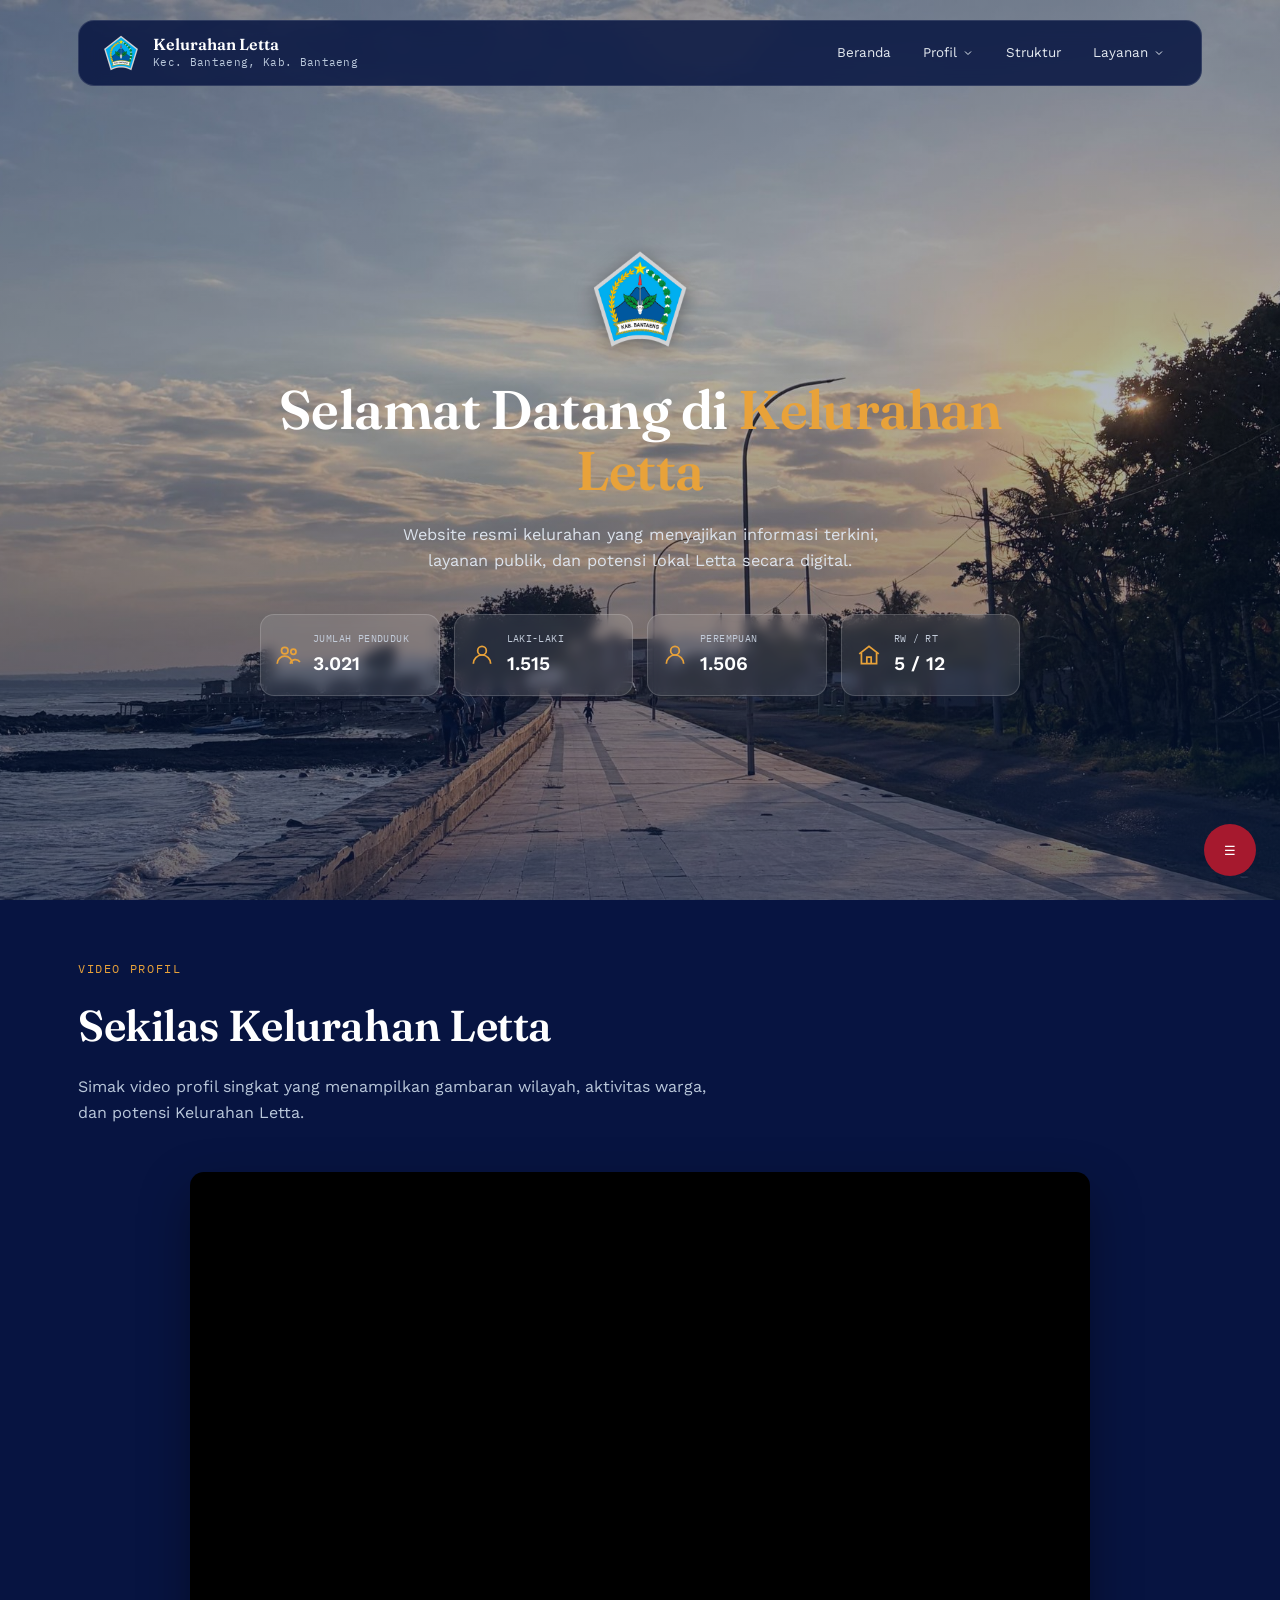
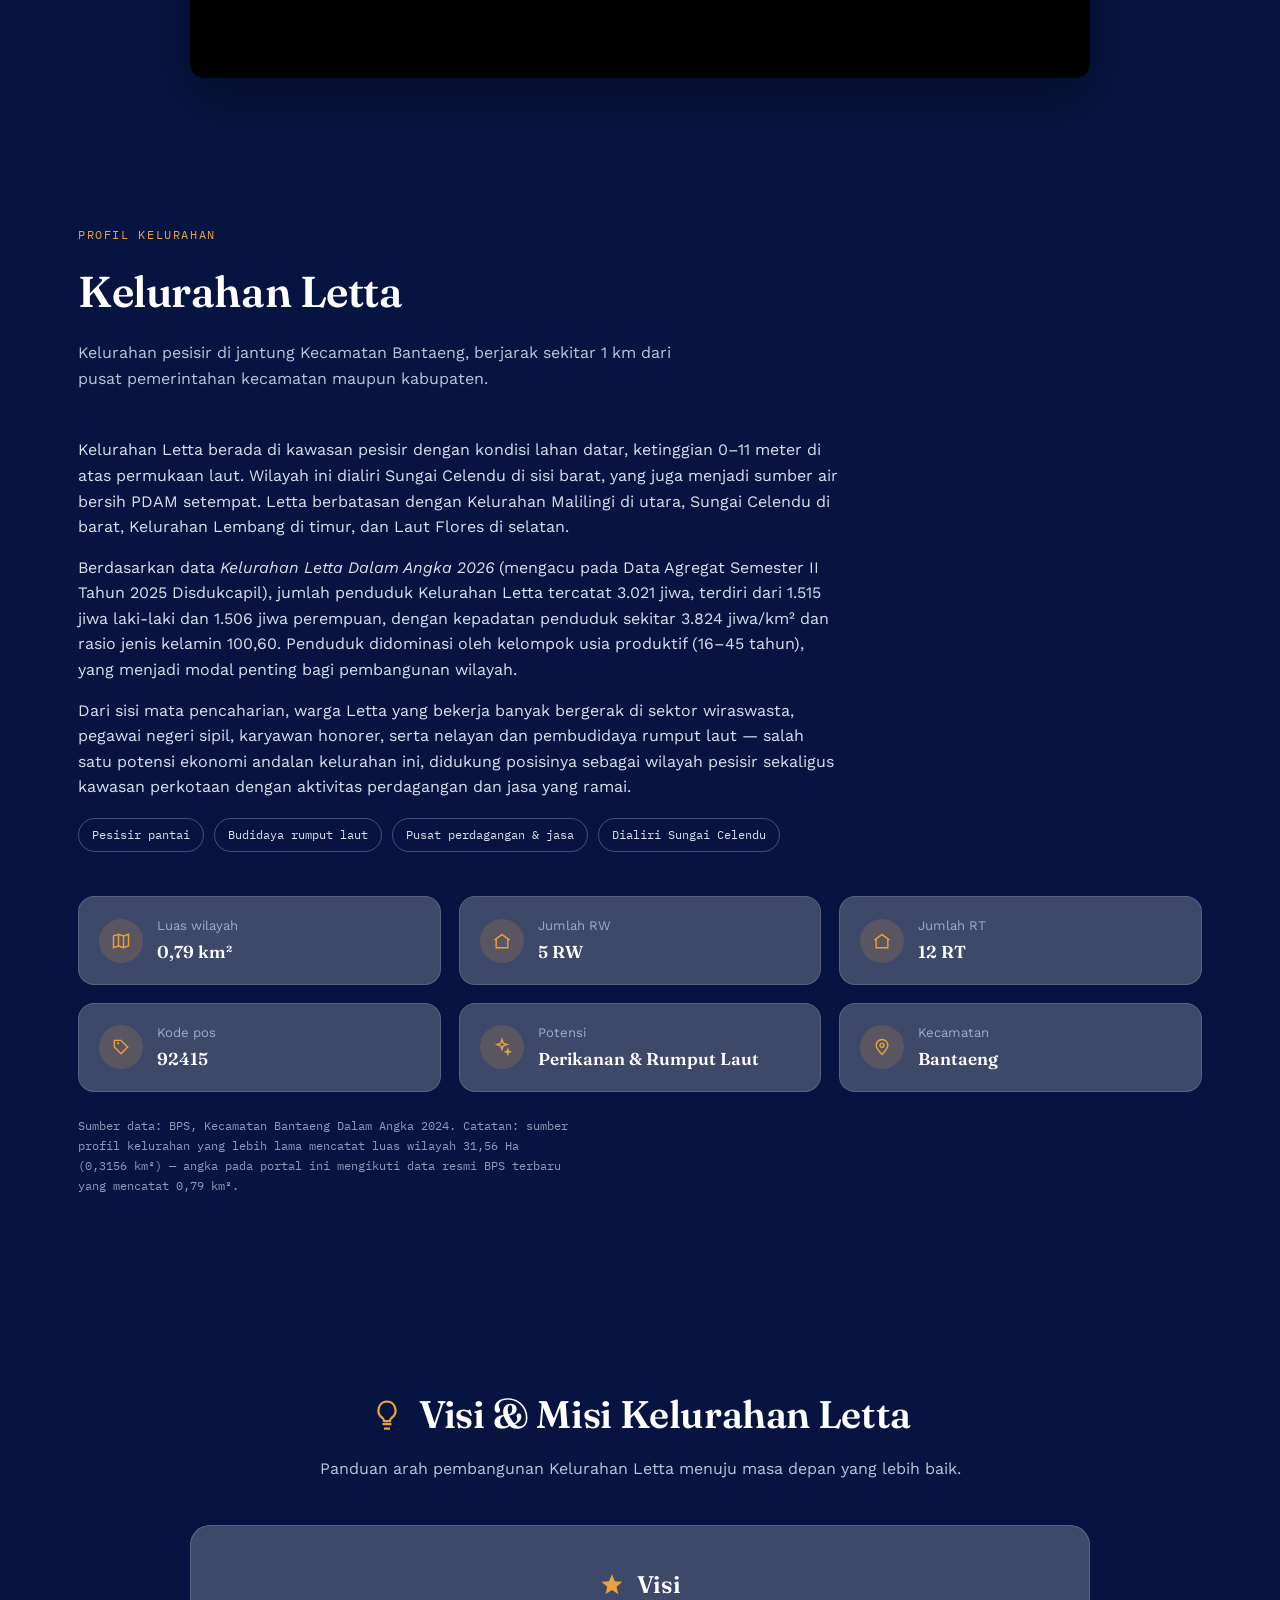
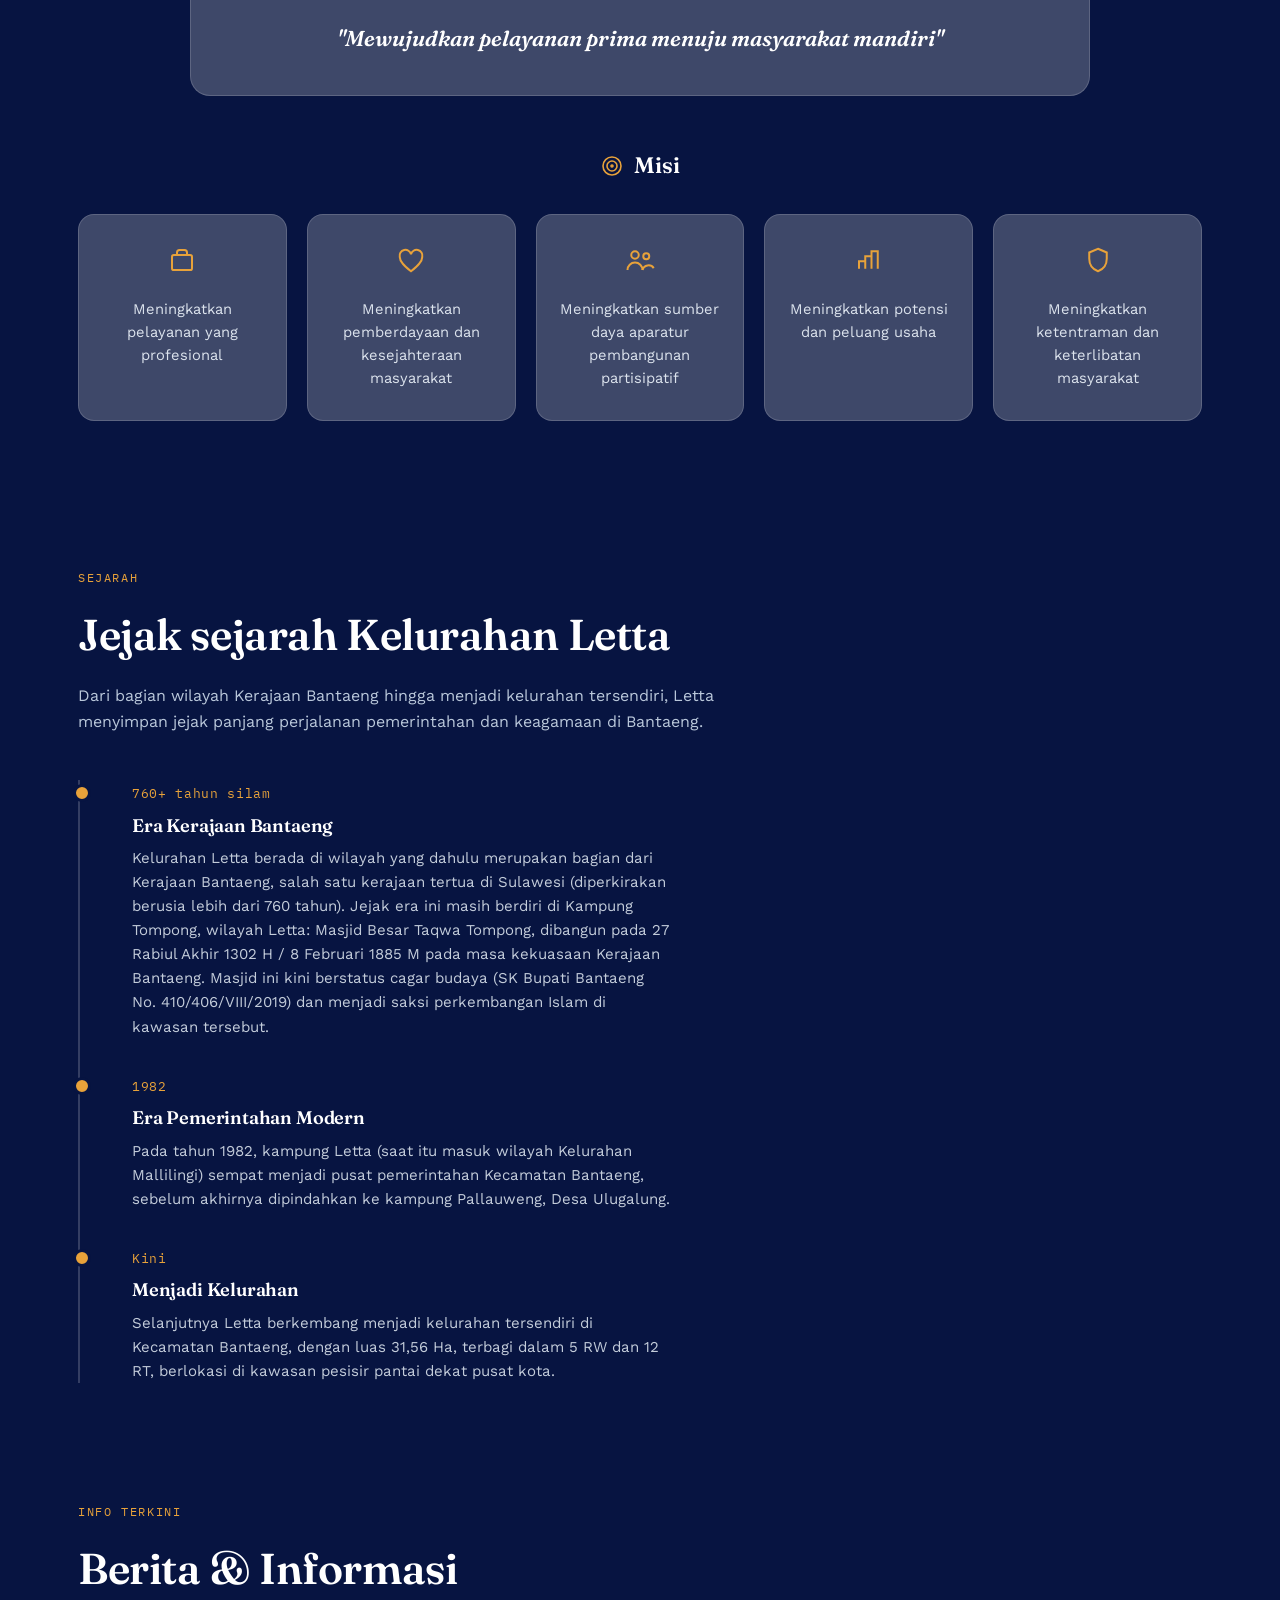
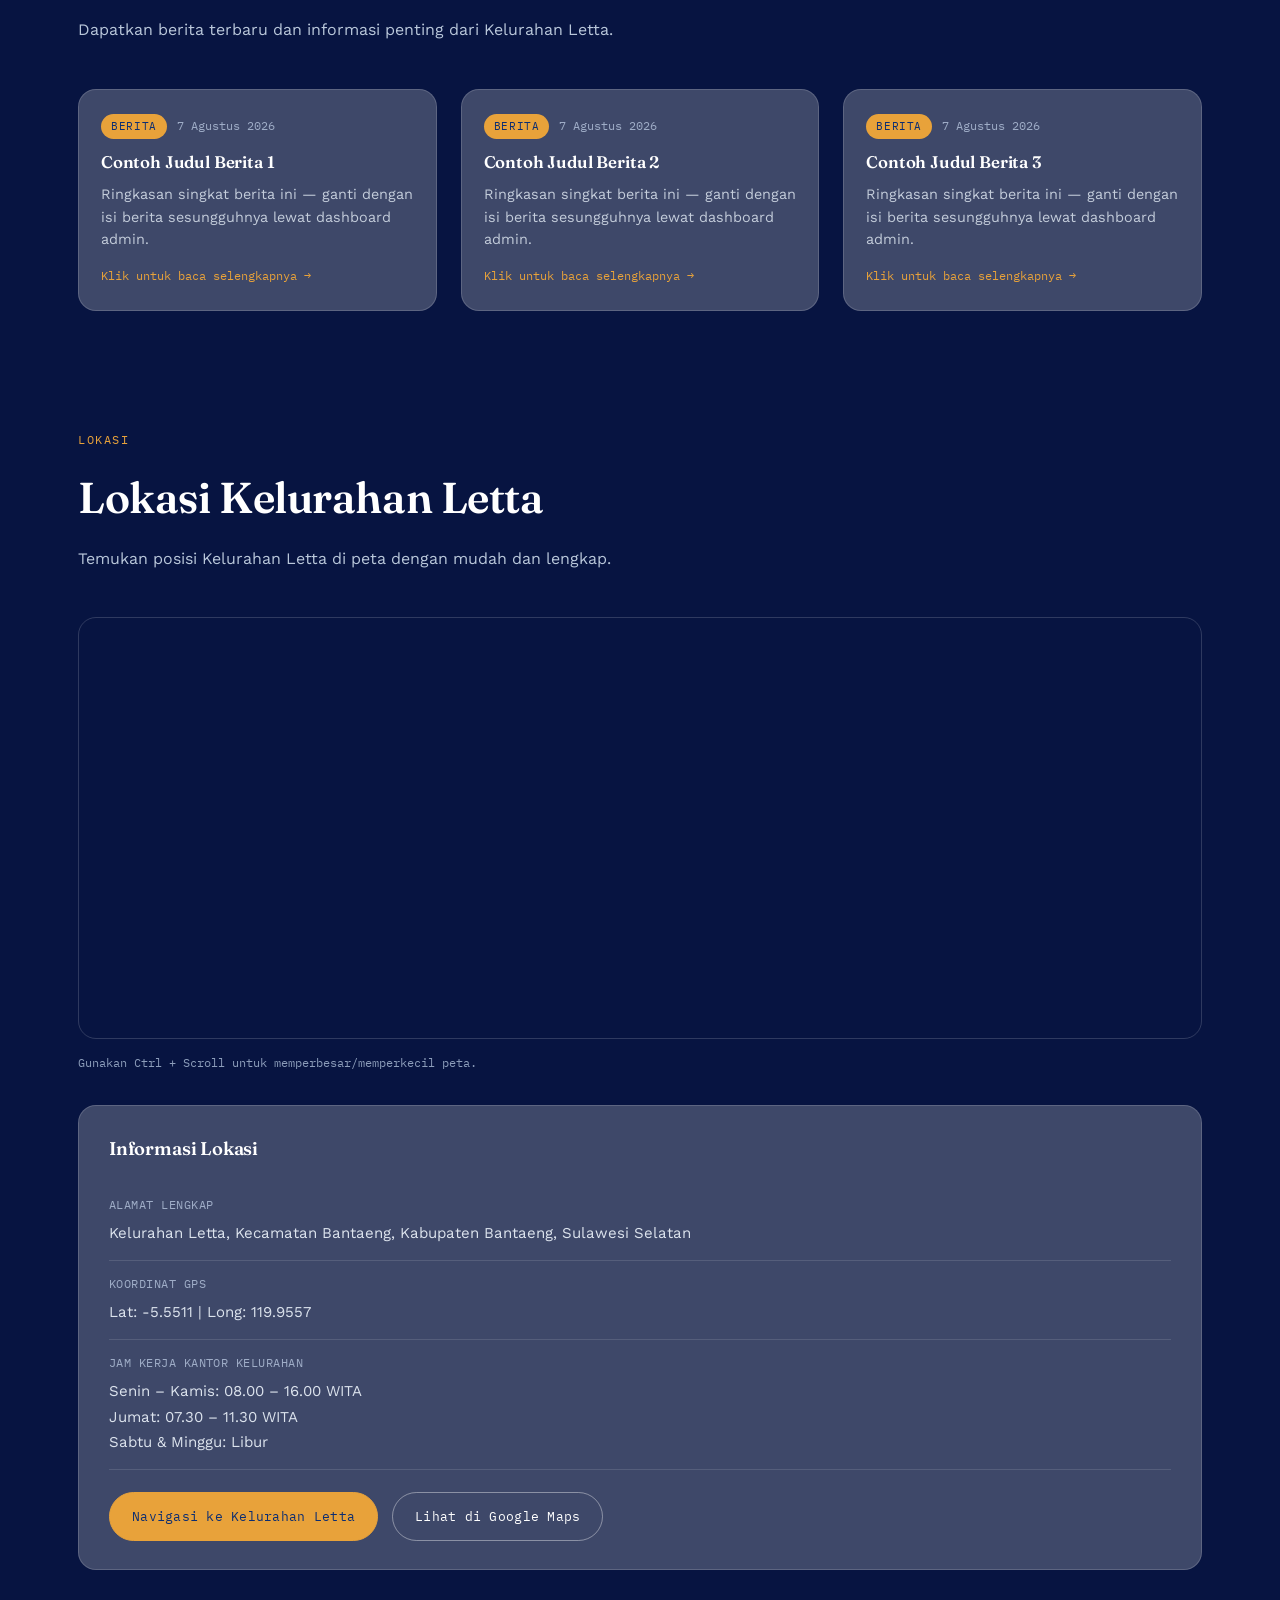
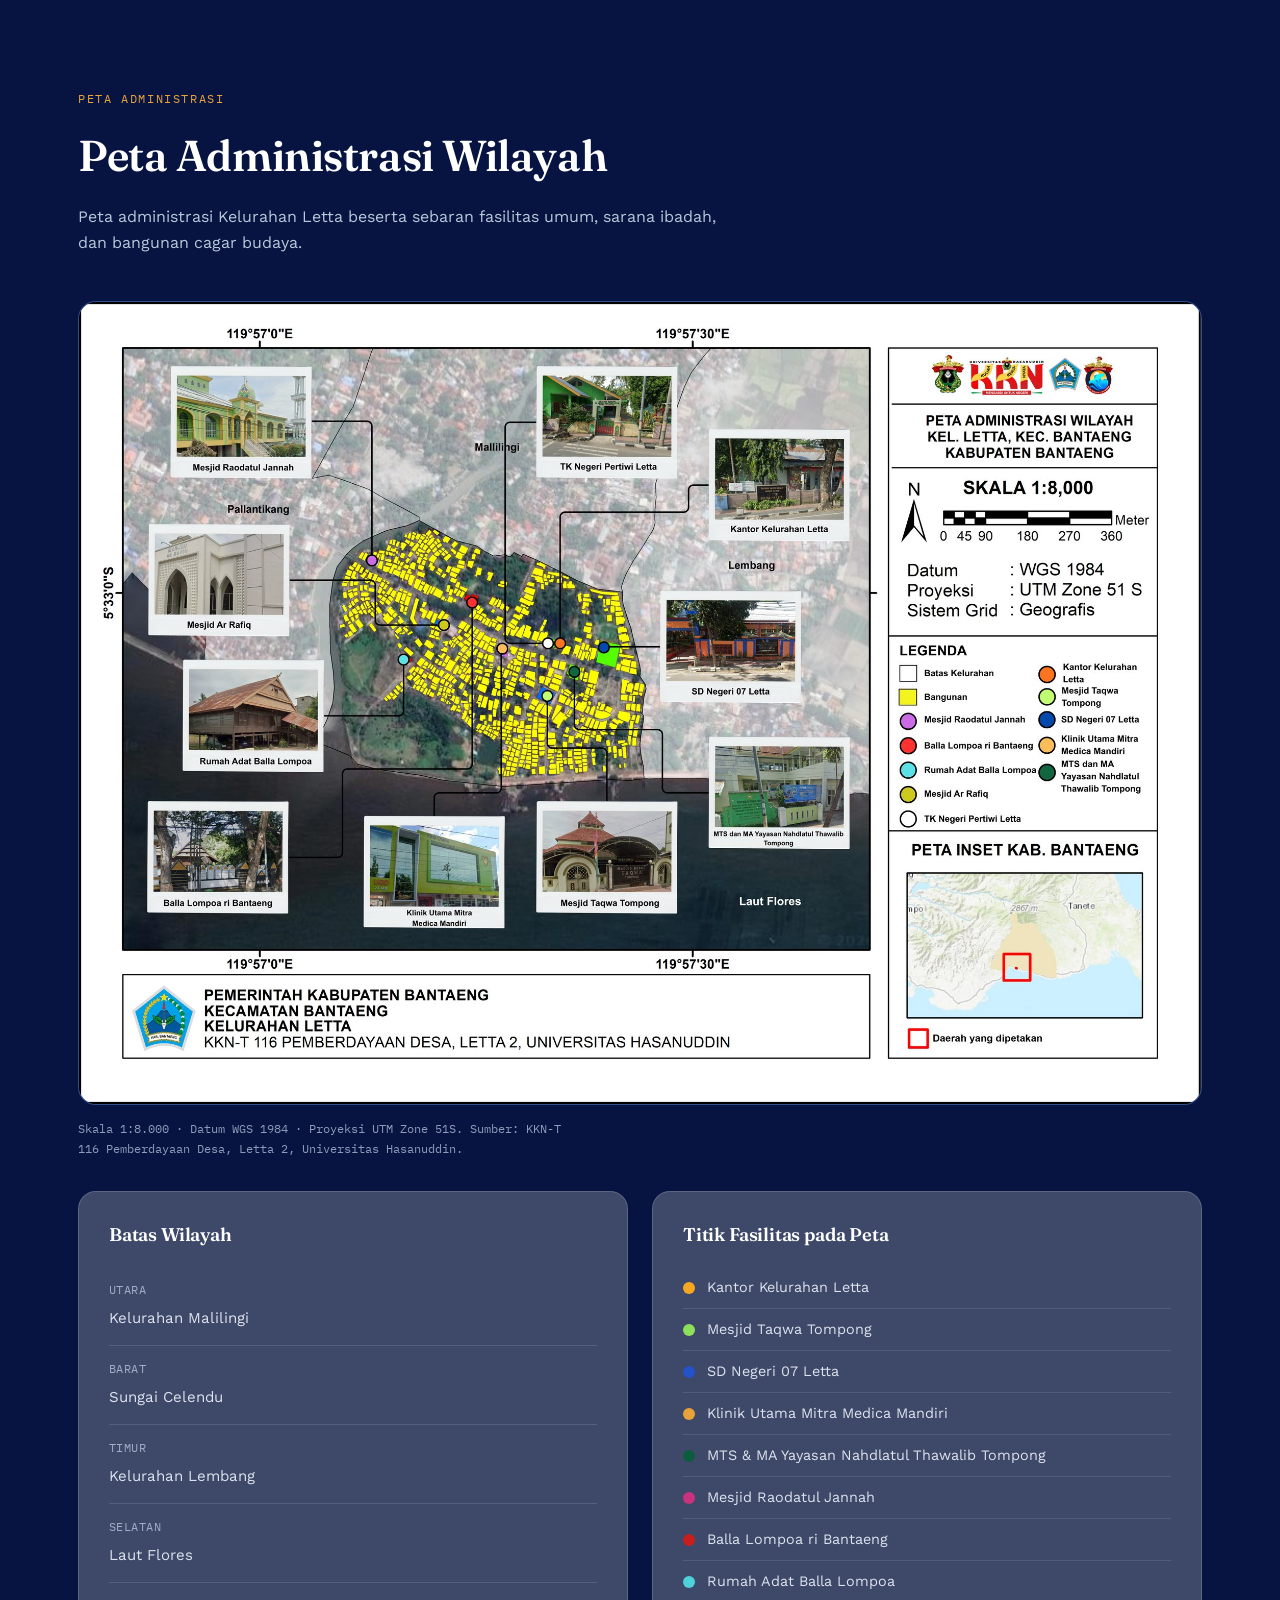
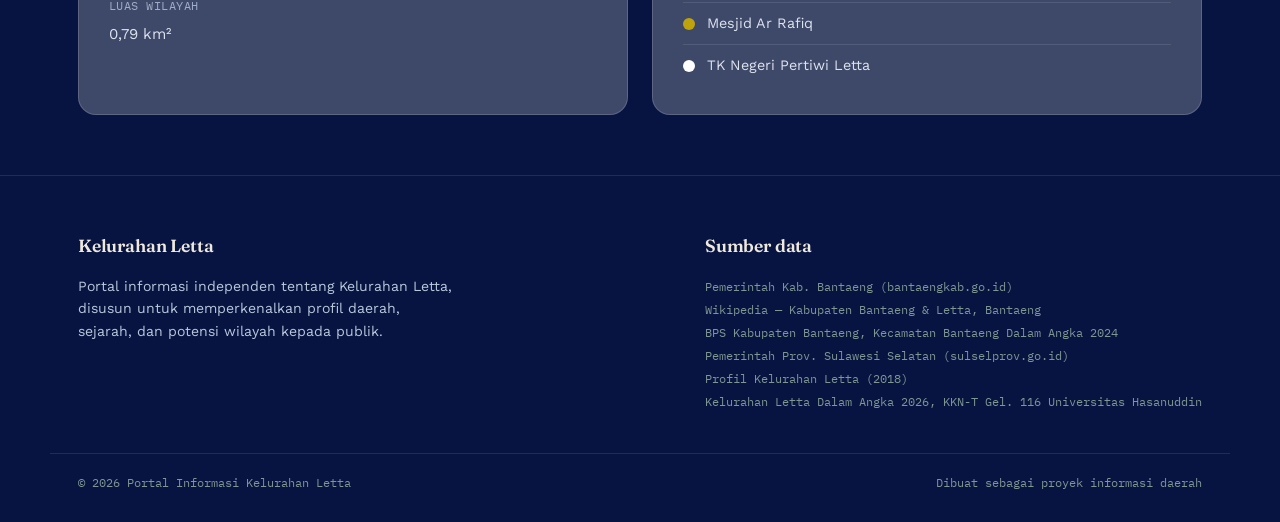
<file: index.html>
<!DOCTYPE html>
<html lang="id">
<head>
<meta charset="UTF-8">
<meta name="viewport" content="width=device-width, initial-scale=1.0">
<title>Kelurahan Letta — Portal Informasi Resmi</title>
<link rel="preconnect" href="https://fonts.googleapis.com">
<link href="https://fonts.googleapis.com/css2?family=Fraunces:opsz,wght@9..144,300;9..144,500;9..144,600;9..144,700&family=Work+Sans:wght@400;500;600&family=IBM+Plex+Mono:wght@400;500&display=swap" rel="stylesheet">
<link rel="stylesheet" href="assets/styles.css">
<script src="https://identity.netlify.com/v1/netlify-identity-widget.js"></script>
</head>
<body>

<header class="nav-v2">
  <div class="nav-v2-inner">
    <div class="nav-v2-pill">
      <div class="brand-v2">
        <div class="badge-circle"><img src="images/logo/logo-bantaeng.png" width="40" height="40" alt="Logo Kabupaten Bantaeng"></div>
        <div>
          <div class="brand-v2-title">Kelurahan Letta</div>
          <div class="brand-v2-sub">Kec. Bantaeng, Kab. Bantaeng</div>
        </div>
      </div>
      <button class="nav-v2-toggle" id="navToggleV2" aria-label="Buka menu">☰</button>
      <nav class="nav-v2-links" id="navLinksV2">
        <a href="index.html#beranda">Beranda</a>
        <div class="nav-dropdown">
          <a href="index.html#letta" class="nav-dropdown-trigger">Profil
            <svg width="12" height="12" viewBox="0 0 24 24" fill="none" stroke="currentColor" stroke-width="2"><path d="M6,9 L12,15 L18,9"/></svg>
          </a>
          <div class="nav-dropdown-menu">
            <div class="nav-dropdown-menu-inner">
              <a href="index.html#letta">Profil Kelurahan</a>
              <a href="index.html#visimisi">Visi &amp; Misi</a>
              <a href="index.html#sejarah">Sejarah</a>
              <a href="index.html#berita">Info Terkini</a>
              <a href="index.html#peta">Peta</a>
              <a href="index.html#peta-administrasi">Peta Administrasi</a>
              <a href="data-kelurahan.html">Data Kelurahan</a>
            </div>
          </div>
        </div>
        <a href="struktur.html">Struktur</a>
        <div class="nav-dropdown">
          <a href="layanan.html" class="nav-dropdown-trigger">Layanan
            <svg width="12" height="12" viewBox="0 0 24 24" fill="none" stroke="currentColor" stroke-width="2"><path d="M6,9 L12,15 L18,9"/></svg>
          </a>
          <div class="nav-dropdown-menu">
            <div class="nav-dropdown-menu-inner">
              <a href="layanan.html">Alur Pelayanan</a>
              <a href="pengaduan.html">Pengaduan</a>
            </div>
          </div>
        </div>
      </nav>
    </div>
  </div>
</header>

<section class="hero-v2" id="beranda">
  <div class="hero-v2-bg hero-v2-photo" aria-hidden="true"></div>
  <div class="hero-v2-overlay"></div>
  <div class="hero-v2-content">
    <div class="hero-v2-crest"><img src="images/logo/logo-bantaeng.png" width="110" height="110" alt="Logo Kabupaten Bantaeng"></div>
    <h1>Selamat Datang di <span class="accent">Kelurahan Letta</span></h1>
    <p>Website resmi kelurahan yang menyajikan informasi terkini, layanan publik, dan potensi lokal Letta secara digital.</p>
    <div class="hero-v2-stats">
      <div class="stat-card-v2">
        <svg width="26" height="26" viewBox="0 0 24 24" fill="none" stroke="currentColor" stroke-width="1.6"><circle cx="9" cy="8" r="3"/><circle cx="17" cy="9" r="2.4"/><path d="M2,20 a7,7 0 0 1 14,0"/><path d="M14,20 a5,5 0 0 1 9,-1.5"/></svg>
        <div><div class="label">Jumlah penduduk</div><div class="value">3.021</div></div>
      </div>
      <div class="stat-card-v2">
        <svg width="26" height="26" viewBox="0 0 24 24" fill="none" stroke="currentColor" stroke-width="1.6"><circle cx="12" cy="8" r="4"/><path d="M4,20 a8,8 0 0 1 16,0"/></svg>
        <div><div class="label">Laki-laki</div><div class="value">1.515</div></div>
      </div>
      <div class="stat-card-v2">
        <svg width="26" height="26" viewBox="0 0 24 24" fill="none" stroke="currentColor" stroke-width="1.6"><circle cx="12" cy="8" r="4"/><path d="M4,20 a8,8 0 0 1 16,0"/></svg>
        <div><div class="label">Perempuan</div><div class="value">1.506</div></div>
      </div>
      <div class="stat-card-v2">
        <svg width="26" height="26" viewBox="0 0 24 24" fill="none" stroke="currentColor" stroke-width="1.6"><path d="M3,11 L12,4 L21,11"/><path d="M5,10 V20 H19 V10"/><path d="M10,20 V14 H14 V20"/></svg>
        <div><div class="label">RW / RT</div><div class="value">5 / 12</div></div>
      </div>
    </div>
  </div>
  <div class="hero-v2-float-right fab-wrap">
    <div class="fab-popup" id="fabPopup">
      <a href="admin/index.html">🔑 Dashboard Admin</a>
      <button type="button" id="fabScrollTop">⬆️ Kembali ke atas</button>
    </div>
    <button class="fab-menu" id="fabMenuBtn" aria-label="Menu cepat">☰</button>
  </div>
</section>

<section id="video-profil" class="tight video-profil-navy">
  <div class="wrap">
    <div class="section-head">
      <span class="eyebrow">Video Profil</span>
      <h2>Sekilas Kelurahan Letta</h2>
      <p>Simak video profil singkat yang menampilkan gambaran wilayah, aktivitas warga, dan potensi Kelurahan Letta.</p>
    </div>
    <div class="video-profil-wrap">
      <iframe src="https://drive.google.com/file/d/1kV_a56-jasc0XGUi9sJtHwaE6owdR-KO/preview" width="100%" height="480" style="display:block;border:0;" allow="autoplay" allowfullscreen></iframe>
    </div>
  </div>
</section>

<section id="letta" class="letta">
  <div class="wrap">
    <div class="section-head">
      <span class="eyebrow">Profil Kelurahan</span>
      <h2>Kelurahan Letta</h2>
      <p>Kelurahan pesisir di jantung Kecamatan Bantaeng, berjarak sekitar 1 km dari pusat pemerintahan kecamatan maupun kabupaten.</p>
    </div>
    <div class="letta-grid">
      <div class="letta-copy">
        <p>Kelurahan Letta berada di kawasan pesisir dengan kondisi lahan datar, ketinggian 0–11 meter di atas permukaan laut. Wilayah ini dialiri Sungai Celendu di sisi barat, yang juga menjadi sumber air bersih PDAM setempat. Letta berbatasan dengan Kelurahan Malilingi di utara, Sungai Celendu di barat, Kelurahan Lembang di timur, dan Laut Flores di selatan.</p>
        <p>Berdasarkan data <em>Kelurahan Letta Dalam Angka 2026</em> (mengacu pada Data Agregat Semester II Tahun 2025 Disdukcapil), jumlah penduduk Kelurahan Letta tercatat 3.021 jiwa, terdiri dari 1.515 jiwa laki-laki dan 1.506 jiwa perempuan, dengan kepadatan penduduk sekitar 3.824 jiwa/km² dan rasio jenis kelamin 100,60. Penduduk didominasi oleh kelompok usia produktif (16–45 tahun), yang menjadi modal penting bagi pembangunan wilayah.</p>
        <p>Dari sisi mata pencaharian, warga Letta yang bekerja banyak bergerak di sektor wiraswasta, pegawai negeri sipil, karyawan honorer, serta nelayan dan pembudidaya rumput laut — salah satu potensi ekonomi andalan kelurahan ini, didukung posisinya sebagai wilayah pesisir sekaligus kawasan perkotaan dengan aktivitas perdagangan dan jasa yang ramai.</p>
        <div class="badge-row">
          <span class="badge">Pesisir pantai</span>
          <span class="badge">Budidaya rumput laut</span>
          <span class="badge">Pusat perdagangan &amp; jasa</span>
          <span class="badge">Dialiri Sungai Celendu</span>
        </div>
      </div>
    </div>

    <div class="quickfact-grid">
      <div class="quickfact-card">
        <div class="quickfact-icon"><svg width="20" height="20" viewBox="0 0 24 24" fill="none" stroke="currentColor" stroke-width="1.7"><path d="M9,4 L3,6 V20 L9,18 L15,20 L21,18 V4 L15,6 L9,4 Z"/><path d="M9,4 V18 M15,6 V20"/></svg></div>
        <div><div class="label">Luas wilayah</div><div class="value">0,79 km²</div></div>
      </div>
      <div class="quickfact-card">
        <div class="quickfact-icon"><svg width="20" height="20" viewBox="0 0 24 24" fill="none" stroke="currentColor" stroke-width="1.7"><path d="M3,11 L12,4 L21,11"/><path d="M5,10 V20 H19 V10"/></svg></div>
        <div><div class="label">Jumlah RW</div><div class="value">5 RW</div></div>
      </div>
      <div class="quickfact-card">
        <div class="quickfact-icon"><svg width="20" height="20" viewBox="0 0 24 24" fill="none" stroke="currentColor" stroke-width="1.7"><path d="M3,11 L12,4 L21,11"/><path d="M5,10 V20 H19 V10"/></svg></div>
        <div><div class="label">Jumlah RT</div><div class="value">12 RT</div></div>
      </div>
      <div class="quickfact-card">
        <div class="quickfact-icon"><svg width="20" height="20" viewBox="0 0 24 24" fill="none" stroke="currentColor" stroke-width="1.7"><path d="M20,12 L12,20 L4,12 V4 H12 Z"/><circle cx="8.5" cy="7.5" r="1.3" fill="currentColor" stroke="none"/></svg></div>
        <div><div class="label">Kode pos</div><div class="value">92415</div></div>
      </div>
      <div class="quickfact-card">
        <div class="quickfact-icon"><svg width="20" height="20" viewBox="0 0 24 24" fill="none" stroke="currentColor" stroke-width="1.7"><path d="M12,3 l1.5,4.5 L18,9 l-4.5,1.5 L12,15 l-1.5,-4.5 L6,9 l4.5,-1.5 Z"/><path d="M19,15 l0.7,2 2,0.7 -2,0.7 -0.7,2 -0.7,-2 -2,-0.7 2,-0.7 Z"/></svg></div>
        <div><div class="label">Potensi</div><div class="value">Perikanan &amp; Rumput Laut</div></div>
      </div>
      <div class="quickfact-card">
        <div class="quickfact-icon"><svg width="20" height="20" viewBox="0 0 24 24" fill="none" stroke="currentColor" stroke-width="1.7"><path d="M12,21 C8,17 5,13.5 5,10 A7,7 0 0 1 19,10 C19,13.5 16,17 12,21 Z"/><circle cx="12" cy="10" r="2.4"/></svg></div>
        <div><div class="label">Kecamatan</div><div class="value">Bantaeng</div></div>
      </div>
    </div>

    <p class="map-note" style="color:#8C9DBA;margin-top:24px;">Sumber data: BPS, Kecamatan Bantaeng Dalam Angka 2024. Catatan: sumber profil kelurahan yang lebih lama mencatat luas wilayah 31,56 Ha (0,3156 km²) — angka pada portal ini mengikuti data resmi BPS terbaru yang mencatat 0,79 km².</p>
  </div>
</section>

<section id="visimisi" class="visimisi">
  <div class="wrap">
    <div class="vm-head">
      <div class="vm-heading">
        <svg width="36" height="36" viewBox="0 0 24 24" fill="none" stroke="currentColor" stroke-width="1.5"><path d="M9,18 h6 M10,21 h4 M12,3 a6,6 0 0 0 -3,11 c0.6,0.5 1,1.2 1,2 h4 c0,-0.8 0.4,-1.5 1,-2 a6,6 0 0 0 -3,-11 Z"/></svg>
        <h2>Visi &amp; Misi Kelurahan Letta</h2>
      </div>
      <p>Panduan arah pembangunan Kelurahan Letta menuju masa depan yang lebih baik.</p>
    </div>

    <div class="visi-banner">
      <div class="visi-banner-label">
        <svg width="26" height="26" viewBox="0 0 24 24" fill="#E8A23A"><path d="M12,2 l2.6,6.6 7,0.5 -5.4,4.5 1.7,6.9 -6,-3.8 -6,3.8 1.7,-6.9 -5.4,-4.5 7,-0.5 Z"/></svg>
        Visi
      </div>
      <blockquote>"Mewujudkan pelayanan prima menuju masyarakat mandiri"</blockquote>
    </div>

    <div class="misi-heading">
      <svg width="24" height="24" viewBox="0 0 24 24" fill="none" stroke="currentColor" stroke-width="1.6"><circle cx="12" cy="12" r="9"/><circle cx="12" cy="12" r="5"/><circle cx="12" cy="12" r="1"/></svg>
      <span>Misi</span>
    </div>
    <div class="misi-grid-v2">
      <div class="misi-card-v2">
        <svg width="30" height="30" viewBox="0 0 24 24" fill="none" stroke="currentColor" stroke-width="1.6"><rect x="4" y="8" width="16" height="12" rx="1.5"/><path d="M8,8 V6 a2,2 0 0 1 2,-2 h4 a2,2 0 0 1 2,2 v2"/></svg>
        <p>Meningkatkan pelayanan yang profesional</p>
      </div>
      <div class="misi-card-v2">
        <svg width="30" height="30" viewBox="0 0 24 24" fill="none" stroke="currentColor" stroke-width="1.6"><path d="M12,21 C7,17 3,13.5 3,9.5 A4.5,4.5 0 0 1 12,7.5 A4.5,4.5 0 0 1 21,9.5 C21,13.5 17,17 12,21 Z"/></svg>
        <p>Meningkatkan pemberdayaan dan kesejahteraan masyarakat</p>
      </div>
      <div class="misi-card-v2">
        <svg width="30" height="30" viewBox="0 0 24 24" fill="none" stroke="currentColor" stroke-width="1.6"><circle cx="8" cy="8" r="3"/><circle cx="17" cy="9" r="2.4"/><path d="M2,20 a6,6 0 0 1 12,0"/><path d="M14,20 a5,5 0 0 1 9,-1.5"/></svg>
        <p>Meningkatkan sumber daya aparatur pembangunan partisipatif</p>
      </div>
      <div class="misi-card-v2">
        <svg width="30" height="30" viewBox="0 0 24 24" fill="none" stroke="currentColor" stroke-width="1.6"><path d="M4,19 L4,13 L9,13 L9,19 M9,19 L9,9 L14,9 L14,19 M14,19 L14,5 L19,5 L19,19"/></svg>
        <p>Meningkatkan potensi dan peluang usaha</p>
      </div>
      <div class="misi-card-v2">
        <svg width="30" height="30" viewBox="0 0 24 24" fill="none" stroke="currentColor" stroke-width="1.6"><path d="M12,3 L19,6 V11 C19,16 16,19.5 12,21 C8,19.5 5,16 5,11 V6 Z"/></svg>
        <p>Meningkatkan ketentraman dan keterlibatan masyarakat</p>
      </div>
    </div>
  </div>
</section>

<section id="sejarah" class="tight sejarah-navy">
  <div class="wrap">
    <div class="section-head">
      <span class="eyebrow">Sejarah</span>
      <h2>Jejak sejarah Kelurahan Letta</h2>
      <p>Dari bagian wilayah Kerajaan Bantaeng hingga menjadi kelurahan tersendiri, Letta menyimpan jejak panjang perjalanan pemerintahan dan keagamaan di Bantaeng.</p>
    </div>
    <div class="timeline">
      <div class="t-item">
        <span class="yr">760+ tahun silam</span>
        <h4>Era Kerajaan Bantaeng</h4>
        <p>Kelurahan Letta berada di wilayah yang dahulu merupakan bagian dari Kerajaan Bantaeng, salah satu kerajaan tertua di Sulawesi (diperkirakan berusia lebih dari 760 tahun). Jejak era ini masih berdiri di Kampung Tompong, wilayah Letta: Masjid Besar Taqwa Tompong, dibangun pada 27 Rabiul Akhir 1302 H / 8 Februari 1885 M pada masa kekuasaan Kerajaan Bantaeng. Masjid ini kini berstatus cagar budaya (SK Bupati Bantaeng No. 410/406/VIII/2019) dan menjadi saksi perkembangan Islam di kawasan tersebut.</p>
      </div>
      <div class="t-item">
        <span class="yr">1982</span>
        <h4>Era Pemerintahan Modern</h4>
        <p>Pada tahun 1982, kampung Letta (saat itu masuk wilayah Kelurahan Mallilingi) sempat menjadi pusat pemerintahan Kecamatan Bantaeng, sebelum akhirnya dipindahkan ke kampung Pallauweng, Desa Ulugalung.</p>
      </div>
      <div class="t-item">
        <span class="yr">Kini</span>
        <h4>Menjadi Kelurahan</h4>
        <p>Selanjutnya Letta berkembang menjadi kelurahan tersendiri di Kecamatan Bantaeng, dengan luas 31,56 Ha, terbagi dalam 5 RW dan 12 RT, berlokasi di kawasan pesisir pantai dekat pusat kota.</p>
      </div>
    </div>
  </div>
</section>

<section id="berita" class="tight berita-navy">
  <div class="wrap">
    <div class="section-head">
      <span class="eyebrow">Info Terkini</span>
      <h2>Berita &amp; Informasi</h2>
      <p>Dapatkan berita terbaru dan informasi penting dari Kelurahan Letta.</p>
    </div>
    <div class="berita-grid" id="beritaGrid"></div>
  </div>
</section>

<div class="berita-modal-overlay" id="beritaModalOverlay">
  <div class="berita-modal">
    <button class="berita-modal-close" id="beritaModalClose" aria-label="Tutup">✕</button>
    <div class="berita-modal-photo" id="beritaModalPhoto" style="display:none;"></div>
    <span class="tanggal" id="beritaModalTanggal"></span>
    <h3 id="beritaModalJudul"></h3>
    <p id="beritaModalIsi"></p>
  </div>
</div>

<section id="peta" class="tight peta-navy">
  <div class="wrap">
    <div class="section-head">
      <span class="eyebrow">Lokasi</span>
      <h2>Lokasi Kelurahan Letta</h2>
      <p>Temukan posisi Kelurahan Letta di peta dengan mudah dan lengkap.</p>
    </div>

    <div class="peta-embed-wrap">
      <iframe
        src="https://www.openstreetmap.org/export/embed.html?bbox=119.9487%2C-5.5571%2C119.9627%2C-5.5451&layer=mapnik&marker=-5.5511%2C119.9557"
        width="100%" height="420" style="border:0;" allowfullscreen="" loading="lazy"
        referrerpolicy="no-referrer-when-downgrade">
      </iframe>
    </div>
    <p class="map-note peta-note-light">Gunakan Ctrl + Scroll untuk memperbesar/memperkecil peta.</p>

    <div class="peta-info-card">
      <h4>Informasi Lokasi</h4>
      <div class="peta-info-row">
        <span class="label">Alamat Lengkap</span>
        <span class="value">Kelurahan Letta, Kecamatan Bantaeng, Kabupaten Bantaeng, Sulawesi Selatan</span>
      </div>
      <div class="peta-info-row">
        <span class="label">Koordinat GPS</span>
        <span class="value">Lat: -5.5511 | Long: 119.9557</span>
      </div>
      <div class="peta-info-row">
        <span class="label">Jam Kerja Kantor Kelurahan</span>
        <span class="value">Senin – Kamis: 08.00 – 16.00 WITA<br>Jumat: 07.30 – 11.30 WITA<br>Sabtu &amp; Minggu: Libur</span>
      </div>
      <div class="peta-btn-row">
        <a href="https://www.google.com/maps/dir/?api=1&destination=-5.5511,119.9557" target="_blank" rel="noopener" class="btn solid">Navigasi ke Kelurahan Letta</a>
        <a href="https://www.google.com/maps?q=-5.5511,119.9557" target="_blank" rel="noopener" class="btn ghost">Lihat di Google Maps</a>
      </div>
    </div>
  </div>
</section>

<section id="peta-administrasi" class="tight peta-admin-navy">
  <div class="wrap">
    <div class="section-head">
      <span class="eyebrow">Peta Administrasi</span>
      <h2>Peta Administrasi Wilayah</h2>
      <p>Peta administrasi Kelurahan Letta beserta sebaran fasilitas umum, sarana ibadah, dan bangunan cagar budaya.</p>
    </div>

    <div class="peta-admin-image-wrap">
      <img src="images/peta/peta-administrasi-letta.jpg" alt="Peta Administrasi Wilayah Kelurahan Letta, Kecamatan Bantaeng, Kabupaten Bantaeng" loading="lazy">
    </div>
    <p class="map-note peta-note-light">Skala 1:8.000 &middot; Datum WGS 1984 &middot; Proyeksi UTM Zone 51S. Sumber: KKN-T 116 Pemberdayaan Desa, Letta 2, Universitas Hasanuddin.</p>

    <div class="admin-grid">
      <div class="peta-info-card">
        <h4>Batas Wilayah</h4>
        <div class="peta-info-row">
          <span class="label">Utara</span>
          <span class="value">Kelurahan Malilingi</span>
        </div>
        <div class="peta-info-row">
          <span class="label">Barat</span>
          <span class="value">Sungai Celendu</span>
        </div>
        <div class="peta-info-row">
          <span class="label">Timur</span>
          <span class="value">Kelurahan Lembang</span>
        </div>
        <div class="peta-info-row">
          <span class="label">Selatan</span>
          <span class="value">Laut Flores</span>
        </div>
        <div class="peta-info-row">
          <span class="label">Luas Wilayah</span>
          <span class="value">0,79 km²</span>
        </div>
      </div>

      <div class="peta-info-card">
        <h4>Titik Fasilitas pada Peta</h4>
        <ul class="peta-legend-list">
          <li><span class="dot" style="background:#F5A623;"></span>Kantor Kelurahan Letta</li>
          <li><span class="dot" style="background:#8CE05A;"></span>Mesjid Taqwa Tompong</li>
          <li><span class="dot" style="background:#2452C8;"></span>SD Negeri 07 Letta</li>
          <li><span class="dot" style="background:#E8A23A;"></span>Klinik Utama Mitra Medica Mandiri</li>
          <li><span class="dot" style="background:#0E5C3F;"></span>MTS &amp; MA Yayasan Nahdlatul Thawalib Tompong</li>
          <li><span class="dot" style="background:#C9327C;"></span>Mesjid Raodatul Jannah</li>
          <li><span class="dot" style="background:#C81E1E;"></span>Balla Lompoa ri Bantaeng</li>
          <li><span class="dot" style="background:#4FD1D9;"></span>Rumah Adat Balla Lompoa</li>
          <li><span class="dot" style="background:#BFA30C;"></span>Mesjid Ar Rafiq</li>
          <li><span class="dot" style="background:#FFFFFF;border:1px solid rgba(255,255,255,.5);"></span>TK Negeri Pertiwi Letta</li>
        </ul>
      </div>
    </div>
  </div>
</section>

<footer>
  <div class="wrap">
    <div>
      <h4>Kelurahan Letta</h4>
      <p>Portal informasi independen tentang Kelurahan Letta, disusun untuk memperkenalkan profil daerah, sejarah, dan potensi wilayah kepada publik.</p>
    </div>
    <div>
      <h4>Sumber data</h4>
      <div class="sources">
        Pemerintah Kab. Bantaeng (bantaengkab.go.id)<br>
        Wikipedia — Kabupaten Bantaeng &amp; Letta, Bantaeng<br>
        BPS Kabupaten Bantaeng, Kecamatan Bantaeng Dalam Angka 2024<br>
        Pemerintah Prov. Sulawesi Selatan (sulselprov.go.id)<br>
        Profil Kelurahan Letta (2018)<br>
        Kelurahan Letta Dalam Angka 2026, KKN-T Gel. 116 Universitas Hasanuddin
      </div>
    </div>
  </div>
  <div class="wrap foot-bottom">
    <span>© 2026 Portal Informasi Kelurahan Letta</span>
    <span>Dibuat sebagai proyek informasi daerah</span>
  </div>
</footer>

<script src="assets/nav.js"></script>
<script>
const fabMenuBtn = document.getElementById('fabMenuBtn');
const fabPopup = document.getElementById('fabPopup');
if (fabMenuBtn && fabPopup) {
  fabMenuBtn.addEventListener('click', (e) => {
    e.stopPropagation();
    fabPopup.classList.toggle('open');
  });
  document.addEventListener('click', (e) => {
    if (!fabPopup.contains(e.target) && e.target !== fabMenuBtn) {
      fabPopup.classList.remove('open');
    }
  });
}
const fabScrollTop = document.getElementById('fabScrollTop');
if (fabScrollTop) {
  fabScrollTop.addEventListener('click', () => {
    window.scrollTo({ top: 0, behavior: 'smooth' });
    fabPopup.classList.remove('open');
  });
}
</script>
<script>
if (window.netlifyIdentity) {
  window.netlifyIdentity.on("init", user => {
    if (!user) {
      window.netlifyIdentity.on("login", () => {
        document.location.href = "/admin/";
      });
    }
  });
}
</script>
<script>
/* ---------- BERITA & INFORMASI ---------- */
function formatTanggalIndo(dateStr){
  if(!dateStr) return '';
  const bulan=['Januari','Februari','Maret','April','Mei','Juni','Juli','Agustus','September','Oktober','November','Desember'];
  const d=new Date(dateStr);
  if(isNaN(d)) return '';
  return `${d.getDate()} ${bulan[d.getMonth()]} ${d.getFullYear()}`;
}
function renderBerita(list){
  const grid=document.getElementById('beritaGrid');
  if(!grid) return;
  if(!list.length){
    grid.innerHTML = `<p class="team-note">Belum ada berita. Silakan isi melalui halaman admin (/admin).</p>`;
    return;
  }
  grid.innerHTML = list.map((b,i)=>`
    <div class="berita-card" data-index="${i}">
      ${b.photo ? `<div class="berita-photo"><img src="${b.photo}" alt="${b.title}"></div>` : ''}
      <div class="tag-row">
        <span class="tag">Berita</span>
        <span class="tanggal">${formatTanggalIndo(b.date)}</span>
      </div>
      <h4>${b.title}</h4>
      <p>${b.excerpt || ''}</p>
      <span class="baca">Klik untuk baca selengkapnya →</span>
    </div>
  `).join('');

  const overlay = document.getElementById('beritaModalOverlay');
  const modalTanggal = document.getElementById('beritaModalTanggal');
  const modalJudul = document.getElementById('beritaModalJudul');
  const modalIsi = document.getElementById('beritaModalIsi');
  const modalPhoto = document.getElementById('beritaModalPhoto');

  grid.querySelectorAll('.berita-card').forEach(card=>{
    card.addEventListener('click', ()=>{
      const b = list[parseInt(card.dataset.index)];
      modalTanggal.textContent = formatTanggalIndo(b.date);
      modalJudul.textContent = b.title;
      modalIsi.textContent = b.content || b.excerpt || '';
      if (b.photo) {
        modalPhoto.innerHTML = `<img src="${b.photo}" alt="${b.title}">`;
        modalPhoto.style.display = 'block';
      } else {
        modalPhoto.innerHTML = '';
        modalPhoto.style.display = 'none';
      }
      overlay.classList.add('open');
    });
  });
}

function closeBeritaModal(){
  document.getElementById('beritaModalOverlay').classList.remove('open');
}
document.getElementById('beritaModalClose').addEventListener('click', closeBeritaModal);
document.getElementById('beritaModalOverlay').addEventListener('click', (e)=>{
  if(e.target.id === 'beritaModalOverlay') closeBeritaModal();
});

/* ---------- LOAD CONTENT ---------- */
async function loadContent(){
  try{
    const beritaRes = await fetch('content/berita.json').then(r=>r.json()).catch(()=>({items:[]}));
    renderBerita(beritaRes.items || []);
  }catch(err){
    console.error('Gagal memuat konten:',err);
  }
}
loadContent();
</script>
</body>
</html>
</file>
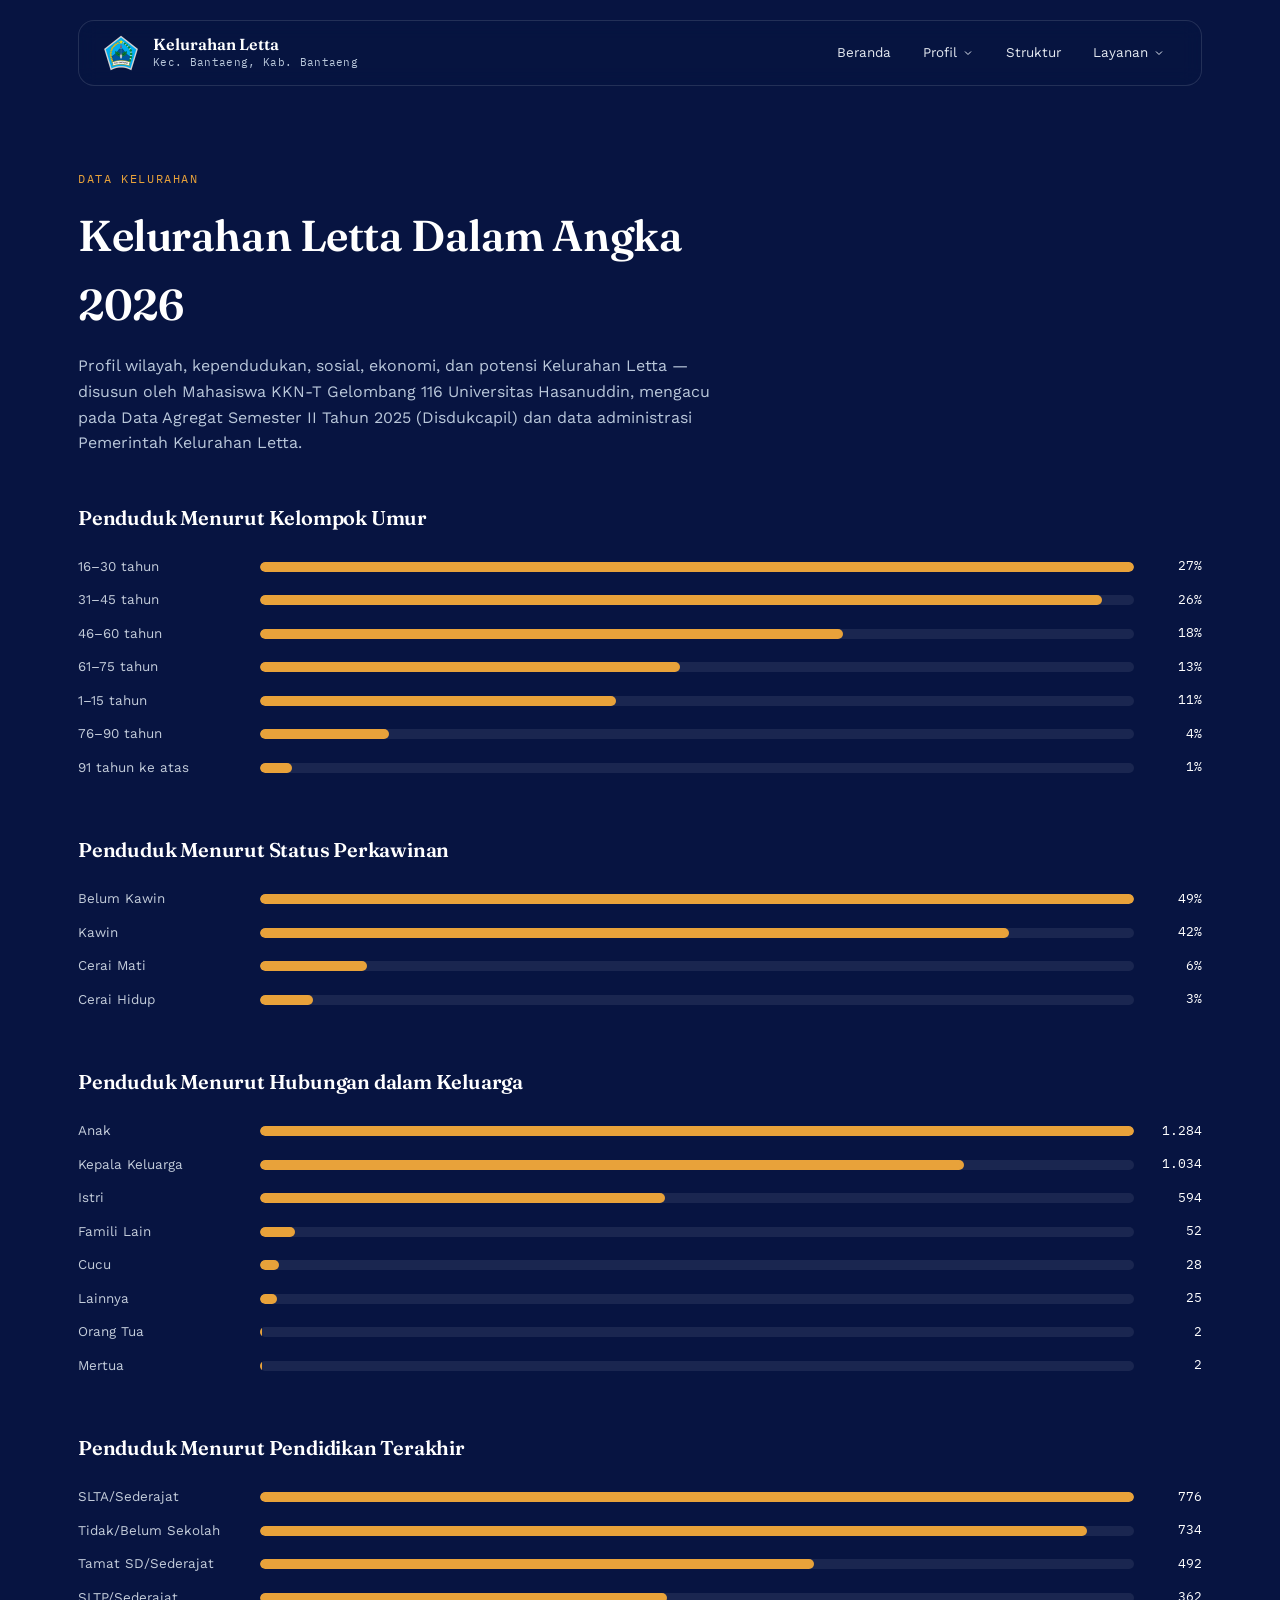
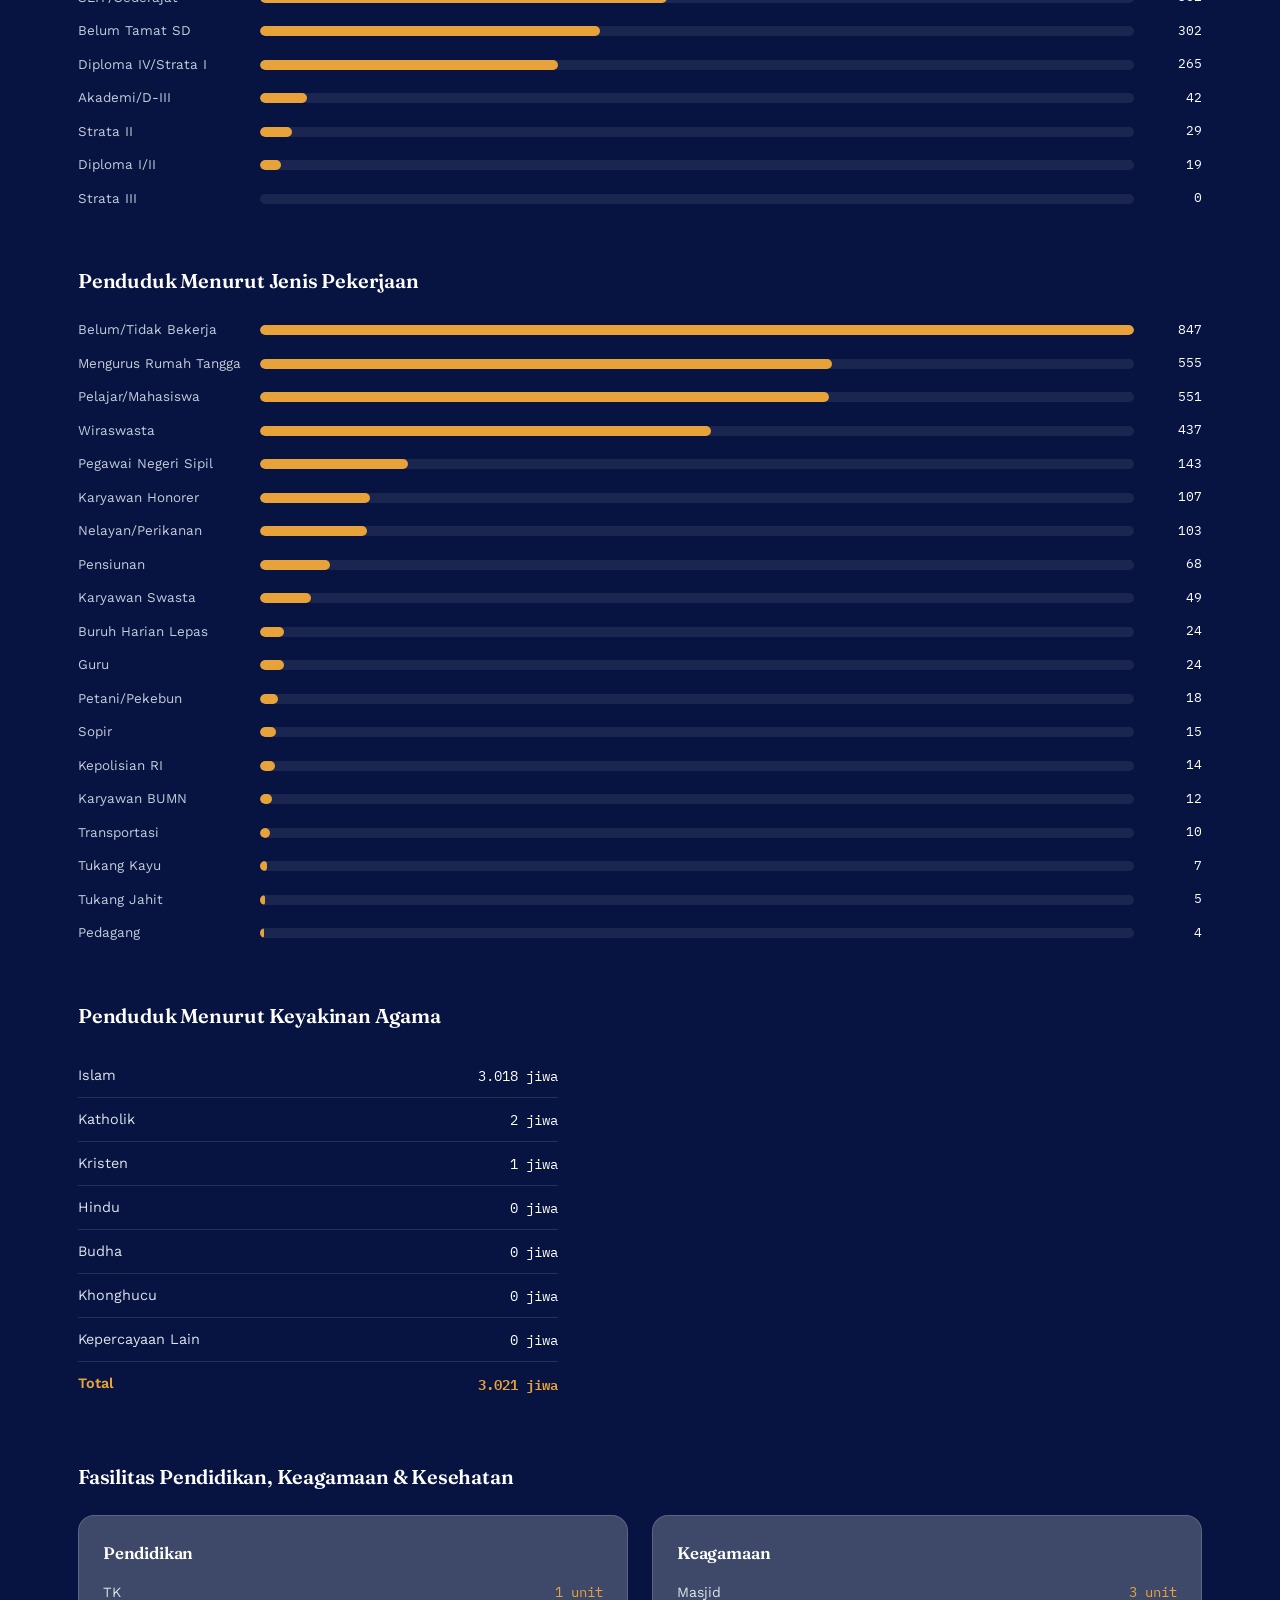
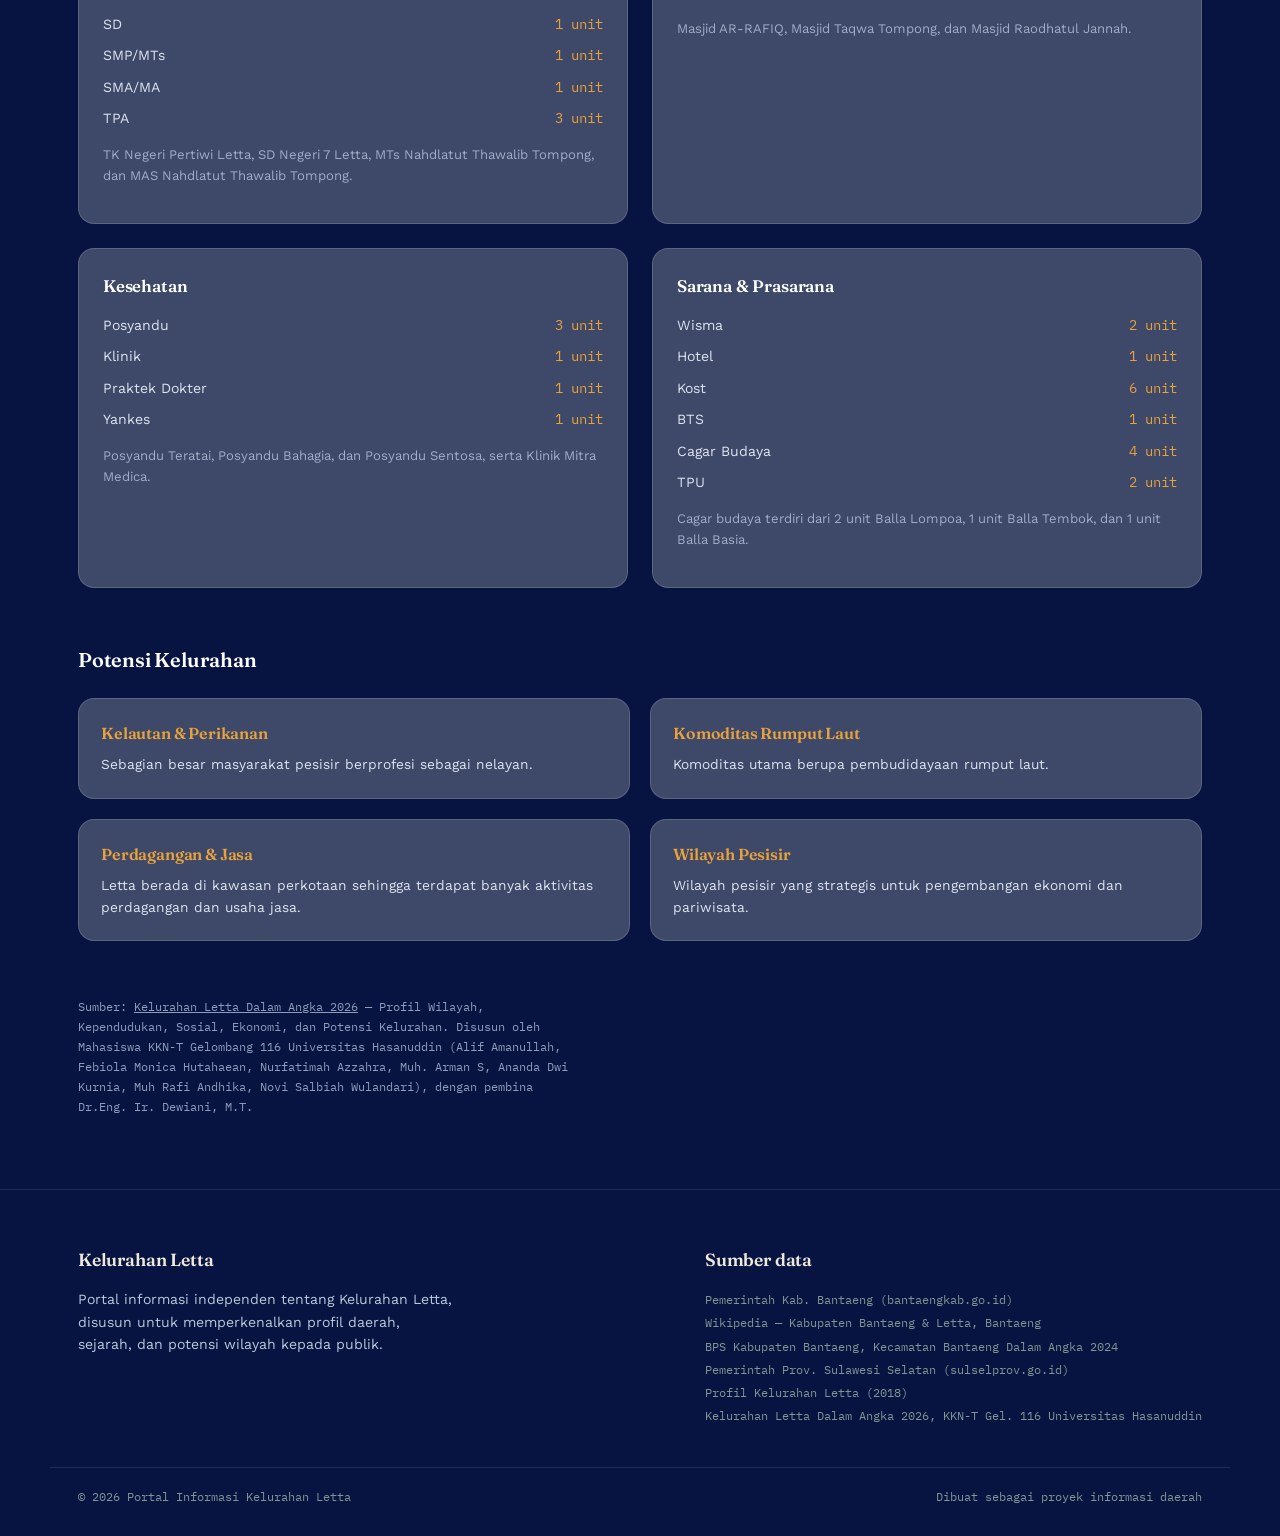
<file: data-kelurahan.html>
<!DOCTYPE html>
<html lang="id">
<head>
<meta charset="UTF-8">
<meta name="viewport" content="width=device-width, initial-scale=1.0">
<title>Kelurahan Letta Dalam Angka 2026 — Kelurahan Letta</title>
<link rel="preconnect" href="https://fonts.googleapis.com">
<link href="https://fonts.googleapis.com/css2?family=Fraunces:opsz,wght@9..144,300;9..144,500;9..144,600;9..144,700&family=Work+Sans:wght@400;500;600&family=IBM+Plex+Mono:wght@400;500&display=swap" rel="stylesheet">
<link rel="stylesheet" href="assets/styles.css">
</head>
<body>

<header class="nav-v2 nav-static">
  <div class="nav-v2-inner">
    <div class="nav-v2-pill">
      <div class="brand-v2">
        <div class="badge-circle"><img src="images/logo/logo-bantaeng.png" width="40" height="40" alt="Logo Kabupaten Bantaeng"></div>
        <div>
          <div class="brand-v2-title">Kelurahan Letta</div>
          <div class="brand-v2-sub">Kec. Bantaeng, Kab. Bantaeng</div>
        </div>
      </div>
      <button class="nav-v2-toggle" id="navToggleV2" aria-label="Buka menu">☰</button>
      <nav class="nav-v2-links" id="navLinksV2">
        <a href="index.html#beranda">Beranda</a>
        <div class="nav-dropdown">
          <a href="index.html#letta" class="nav-dropdown-trigger">Profil
            <svg width="12" height="12" viewBox="0 0 24 24" fill="none" stroke="currentColor" stroke-width="2"><path d="M6,9 L12,15 L18,9"/></svg>
          </a>
          <div class="nav-dropdown-menu">
            <div class="nav-dropdown-menu-inner">
              <a href="index.html#letta">Profil Kelurahan</a>
              <a href="index.html#visimisi">Visi &amp; Misi</a>
              <a href="index.html#sejarah">Sejarah</a>
              <a href="index.html#berita">Info Terkini</a>
              <a href="index.html#peta">Peta</a>
              <a href="index.html#peta-administrasi">Peta Administrasi</a>
              <a href="data-kelurahan.html">Data Kelurahan</a>
            </div>
          </div>
        </div>
        <a href="struktur.html">Struktur</a>
        <div class="nav-dropdown">
          <a href="layanan.html" class="nav-dropdown-trigger">Layanan
            <svg width="12" height="12" viewBox="0 0 24 24" fill="none" stroke="currentColor" stroke-width="2"><path d="M6,9 L12,15 L18,9"/></svg>
          </a>
          <div class="nav-dropdown-menu">
            <div class="nav-dropdown-menu-inner">
              <a href="layanan.html">Alur Pelayanan</a>
              <a href="pengaduan.html">Pengaduan</a>
            </div>
          </div>
        </div>
      </nav>
    </div>
  </div>
</header>

<section class="tight data-navy">
  <div class="wrap">
    <div class="section-head">
      <span class="eyebrow">Data Kelurahan</span>
      <h2>Kelurahan Letta Dalam Angka 2026</h2>
      <p>Profil wilayah, kependudukan, sosial, ekonomi, dan potensi Kelurahan Letta — disusun oleh Mahasiswa KKN-T Gelombang 116 Universitas Hasanuddin, mengacu pada Data Agregat Semester II Tahun 2025 (Disdukcapil) dan data administrasi Pemerintah Kelurahan Letta.</p>
    </div>

    <div class="data-block">
      <h3>Penduduk Menurut Kelompok Umur</h3>
      <div class="barchart">
      <div class="barchart-row">
        <span class="barchart-label">16–30 tahun</span>
        <div class="barchart-track"><div class="barchart-fill" style="width:100.0%;"></div></div>
        <span class="barchart-val">27%</span>
      </div>
      <div class="barchart-row">
        <span class="barchart-label">31–45 tahun</span>
        <div class="barchart-track"><div class="barchart-fill" style="width:96.3%;"></div></div>
        <span class="barchart-val">26%</span>
      </div>
      <div class="barchart-row">
        <span class="barchart-label">46–60 tahun</span>
        <div class="barchart-track"><div class="barchart-fill" style="width:66.7%;"></div></div>
        <span class="barchart-val">18%</span>
      </div>
      <div class="barchart-row">
        <span class="barchart-label">61–75 tahun</span>
        <div class="barchart-track"><div class="barchart-fill" style="width:48.1%;"></div></div>
        <span class="barchart-val">13%</span>
      </div>
      <div class="barchart-row">
        <span class="barchart-label">1–15 tahun</span>
        <div class="barchart-track"><div class="barchart-fill" style="width:40.7%;"></div></div>
        <span class="barchart-val">11%</span>
      </div>
      <div class="barchart-row">
        <span class="barchart-label">76–90 tahun</span>
        <div class="barchart-track"><div class="barchart-fill" style="width:14.8%;"></div></div>
        <span class="barchart-val">4%</span>
      </div>
      <div class="barchart-row">
        <span class="barchart-label">91 tahun ke atas</span>
        <div class="barchart-track"><div class="barchart-fill" style="width:3.7%;"></div></div>
        <span class="barchart-val">1%</span>
      </div>
      </div>
    </div>

    <div class="data-block">
      <h3>Penduduk Menurut Status Perkawinan</h3>
      <div class="barchart">
      <div class="barchart-row">
        <span class="barchart-label">Belum Kawin</span>
        <div class="barchart-track"><div class="barchart-fill" style="width:100.0%;"></div></div>
        <span class="barchart-val">49%</span>
      </div>
      <div class="barchart-row">
        <span class="barchart-label">Kawin</span>
        <div class="barchart-track"><div class="barchart-fill" style="width:85.7%;"></div></div>
        <span class="barchart-val">42%</span>
      </div>
      <div class="barchart-row">
        <span class="barchart-label">Cerai Mati</span>
        <div class="barchart-track"><div class="barchart-fill" style="width:12.2%;"></div></div>
        <span class="barchart-val">6%</span>
      </div>
      <div class="barchart-row">
        <span class="barchart-label">Cerai Hidup</span>
        <div class="barchart-track"><div class="barchart-fill" style="width:6.1%;"></div></div>
        <span class="barchart-val">3%</span>
      </div>
      </div>
    </div>

    <div class="data-block">
      <h3>Penduduk Menurut Hubungan dalam Keluarga</h3>
      <div class="barchart">
      <div class="barchart-row">
        <span class="barchart-label">Anak</span>
        <div class="barchart-track"><div class="barchart-fill" style="width:100.0%;"></div></div>
        <span class="barchart-val">1.284</span>
      </div>
      <div class="barchart-row">
        <span class="barchart-label">Kepala Keluarga</span>
        <div class="barchart-track"><div class="barchart-fill" style="width:80.5%;"></div></div>
        <span class="barchart-val">1.034</span>
      </div>
      <div class="barchart-row">
        <span class="barchart-label">Istri</span>
        <div class="barchart-track"><div class="barchart-fill" style="width:46.3%;"></div></div>
        <span class="barchart-val">594</span>
      </div>
      <div class="barchart-row">
        <span class="barchart-label">Famili Lain</span>
        <div class="barchart-track"><div class="barchart-fill" style="width:4.0%;"></div></div>
        <span class="barchart-val">52</span>
      </div>
      <div class="barchart-row">
        <span class="barchart-label">Cucu</span>
        <div class="barchart-track"><div class="barchart-fill" style="width:2.2%;"></div></div>
        <span class="barchart-val">28</span>
      </div>
      <div class="barchart-row">
        <span class="barchart-label">Lainnya</span>
        <div class="barchart-track"><div class="barchart-fill" style="width:1.9%;"></div></div>
        <span class="barchart-val">25</span>
      </div>
      <div class="barchart-row">
        <span class="barchart-label">Orang Tua</span>
        <div class="barchart-track"><div class="barchart-fill" style="width:0.2%;"></div></div>
        <span class="barchart-val">2</span>
      </div>
      <div class="barchart-row">
        <span class="barchart-label">Mertua</span>
        <div class="barchart-track"><div class="barchart-fill" style="width:0.2%;"></div></div>
        <span class="barchart-val">2</span>
      </div>
      </div>
    </div>

    <div class="data-block">
      <h3>Penduduk Menurut Pendidikan Terakhir</h3>
      <div class="barchart">
      <div class="barchart-row">
        <span class="barchart-label">SLTA/Sederajat</span>
        <div class="barchart-track"><div class="barchart-fill" style="width:100.0%;"></div></div>
        <span class="barchart-val">776</span>
      </div>
      <div class="barchart-row">
        <span class="barchart-label">Tidak/Belum Sekolah</span>
        <div class="barchart-track"><div class="barchart-fill" style="width:94.6%;"></div></div>
        <span class="barchart-val">734</span>
      </div>
      <div class="barchart-row">
        <span class="barchart-label">Tamat SD/Sederajat</span>
        <div class="barchart-track"><div class="barchart-fill" style="width:63.4%;"></div></div>
        <span class="barchart-val">492</span>
      </div>
      <div class="barchart-row">
        <span class="barchart-label">SLTP/Sederajat</span>
        <div class="barchart-track"><div class="barchart-fill" style="width:46.6%;"></div></div>
        <span class="barchart-val">362</span>
      </div>
      <div class="barchart-row">
        <span class="barchart-label">Belum Tamat SD</span>
        <div class="barchart-track"><div class="barchart-fill" style="width:38.9%;"></div></div>
        <span class="barchart-val">302</span>
      </div>
      <div class="barchart-row">
        <span class="barchart-label">Diploma IV/Strata I</span>
        <div class="barchart-track"><div class="barchart-fill" style="width:34.1%;"></div></div>
        <span class="barchart-val">265</span>
      </div>
      <div class="barchart-row">
        <span class="barchart-label">Akademi/D-III</span>
        <div class="barchart-track"><div class="barchart-fill" style="width:5.4%;"></div></div>
        <span class="barchart-val">42</span>
      </div>
      <div class="barchart-row">
        <span class="barchart-label">Strata II</span>
        <div class="barchart-track"><div class="barchart-fill" style="width:3.7%;"></div></div>
        <span class="barchart-val">29</span>
      </div>
      <div class="barchart-row">
        <span class="barchart-label">Diploma I/II</span>
        <div class="barchart-track"><div class="barchart-fill" style="width:2.4%;"></div></div>
        <span class="barchart-val">19</span>
      </div>
      <div class="barchart-row">
        <span class="barchart-label">Strata III</span>
        <div class="barchart-track"><div class="barchart-fill" style="width:0.0%;"></div></div>
        <span class="barchart-val">0</span>
      </div>
      </div>
    </div>

    <div class="data-block">
      <h3>Penduduk Menurut Jenis Pekerjaan</h3>
      <div class="barchart">
      <div class="barchart-row">
        <span class="barchart-label">Belum/Tidak Bekerja</span>
        <div class="barchart-track"><div class="barchart-fill" style="width:100.0%;"></div></div>
        <span class="barchart-val">847</span>
      </div>
      <div class="barchart-row">
        <span class="barchart-label">Mengurus Rumah Tangga</span>
        <div class="barchart-track"><div class="barchart-fill" style="width:65.5%;"></div></div>
        <span class="barchart-val">555</span>
      </div>
      <div class="barchart-row">
        <span class="barchart-label">Pelajar/Mahasiswa</span>
        <div class="barchart-track"><div class="barchart-fill" style="width:65.1%;"></div></div>
        <span class="barchart-val">551</span>
      </div>
      <div class="barchart-row">
        <span class="barchart-label">Wiraswasta</span>
        <div class="barchart-track"><div class="barchart-fill" style="width:51.6%;"></div></div>
        <span class="barchart-val">437</span>
      </div>
      <div class="barchart-row">
        <span class="barchart-label">Pegawai Negeri Sipil</span>
        <div class="barchart-track"><div class="barchart-fill" style="width:16.9%;"></div></div>
        <span class="barchart-val">143</span>
      </div>
      <div class="barchart-row">
        <span class="barchart-label">Karyawan Honorer</span>
        <div class="barchart-track"><div class="barchart-fill" style="width:12.6%;"></div></div>
        <span class="barchart-val">107</span>
      </div>
      <div class="barchart-row">
        <span class="barchart-label">Nelayan/Perikanan</span>
        <div class="barchart-track"><div class="barchart-fill" style="width:12.2%;"></div></div>
        <span class="barchart-val">103</span>
      </div>
      <div class="barchart-row">
        <span class="barchart-label">Pensiunan</span>
        <div class="barchart-track"><div class="barchart-fill" style="width:8.0%;"></div></div>
        <span class="barchart-val">68</span>
      </div>
      <div class="barchart-row">
        <span class="barchart-label">Karyawan Swasta</span>
        <div class="barchart-track"><div class="barchart-fill" style="width:5.8%;"></div></div>
        <span class="barchart-val">49</span>
      </div>
      <div class="barchart-row">
        <span class="barchart-label">Buruh Harian Lepas</span>
        <div class="barchart-track"><div class="barchart-fill" style="width:2.8%;"></div></div>
        <span class="barchart-val">24</span>
      </div>
      <div class="barchart-row">
        <span class="barchart-label">Guru</span>
        <div class="barchart-track"><div class="barchart-fill" style="width:2.8%;"></div></div>
        <span class="barchart-val">24</span>
      </div>
      <div class="barchart-row">
        <span class="barchart-label">Petani/Pekebun</span>
        <div class="barchart-track"><div class="barchart-fill" style="width:2.1%;"></div></div>
        <span class="barchart-val">18</span>
      </div>
      <div class="barchart-row">
        <span class="barchart-label">Sopir</span>
        <div class="barchart-track"><div class="barchart-fill" style="width:1.8%;"></div></div>
        <span class="barchart-val">15</span>
      </div>
      <div class="barchart-row">
        <span class="barchart-label">Kepolisian RI</span>
        <div class="barchart-track"><div class="barchart-fill" style="width:1.7%;"></div></div>
        <span class="barchart-val">14</span>
      </div>
      <div class="barchart-row">
        <span class="barchart-label">Karyawan BUMN</span>
        <div class="barchart-track"><div class="barchart-fill" style="width:1.4%;"></div></div>
        <span class="barchart-val">12</span>
      </div>
      <div class="barchart-row">
        <span class="barchart-label">Transportasi</span>
        <div class="barchart-track"><div class="barchart-fill" style="width:1.2%;"></div></div>
        <span class="barchart-val">10</span>
      </div>
      <div class="barchart-row">
        <span class="barchart-label">Tukang Kayu</span>
        <div class="barchart-track"><div class="barchart-fill" style="width:0.8%;"></div></div>
        <span class="barchart-val">7</span>
      </div>
      <div class="barchart-row">
        <span class="barchart-label">Tukang Jahit</span>
        <div class="barchart-track"><div class="barchart-fill" style="width:0.6%;"></div></div>
        <span class="barchart-val">5</span>
      </div>
      <div class="barchart-row">
        <span class="barchart-label">Pedagang</span>
        <div class="barchart-track"><div class="barchart-fill" style="width:0.5%;"></div></div>
        <span class="barchart-val">4</span>
      </div>
      </div>
    </div>

    <div class="data-block">
      <h3>Penduduk Menurut Keyakinan Agama</h3>
      <table class="agama-table">
        <tr><td>Islam</td><td>3.018 jiwa</td></tr>
        <tr><td>Katholik</td><td>2 jiwa</td></tr>
        <tr><td>Kristen</td><td>1 jiwa</td></tr>
        <tr><td>Hindu</td><td>0 jiwa</td></tr>
        <tr><td>Budha</td><td>0 jiwa</td></tr>
        <tr><td>Khonghucu</td><td>0 jiwa</td></tr>
        <tr><td>Kepercayaan Lain</td><td>0 jiwa</td></tr>
        <tr><td>Total</td><td>3.021 jiwa</td></tr>
      </table>
    </div>

    <div class="data-block">
      <h3>Fasilitas Pendidikan, Keagamaan &amp; Kesehatan</h3>
      <div class="fasilitas-grid">
        <div class="fasilitas-card">
          <h4>Pendidikan</h4>
          <ul>
            <li><span>TK</span><span>1 unit</span></li>
            <li><span>SD</span><span>1 unit</span></li>
            <li><span>SMP/MTs</span><span>1 unit</span></li>
            <li><span>SMA/MA</span><span>1 unit</span></li>
            <li><span>TPA</span><span>3 unit</span></li>
          </ul>
          <p class="fasilitas-note">TK Negeri Pertiwi Letta, SD Negeri 7 Letta, MTs Nahdlatut Thawalib Tompong, dan MAS Nahdlatut Thawalib Tompong.</p>
        </div>
        <div class="fasilitas-card">
          <h4>Keagamaan</h4>
          <ul>
            <li><span>Masjid</span><span>3 unit</span></li>
          </ul>
          <p class="fasilitas-note">Masjid AR-RAFIQ, Masjid Taqwa Tompong, dan Masjid Raodhatul Jannah.</p>
        </div>
        <div class="fasilitas-card">
          <h4>Kesehatan</h4>
          <ul>
            <li><span>Posyandu</span><span>3 unit</span></li>
            <li><span>Klinik</span><span>1 unit</span></li>
            <li><span>Praktek Dokter</span><span>1 unit</span></li>
            <li><span>Yankes</span><span>1 unit</span></li>
          </ul>
          <p class="fasilitas-note">Posyandu Teratai, Posyandu Bahagia, dan Posyandu Sentosa, serta Klinik Mitra Medica.</p>
        </div>
        <div class="fasilitas-card">
          <h4>Sarana &amp; Prasarana</h4>
          <ul>
            <li><span>Wisma</span><span>2 unit</span></li>
            <li><span>Hotel</span><span>1 unit</span></li>
            <li><span>Kost</span><span>6 unit</span></li>
            <li><span>BTS</span><span>1 unit</span></li>
            <li><span>Cagar Budaya</span><span>4 unit</span></li>
            <li><span>TPU</span><span>2 unit</span></li>
          </ul>
          <p class="fasilitas-note">Cagar budaya terdiri dari 2 unit Balla Lompoa, 1 unit Balla Tembok, dan 1 unit Balla Basia.</p>
        </div>
      </div>
    </div>

    <div class="data-block">
      <h3>Potensi Kelurahan</h3>
      <div class="potensi-grid">
        <div class="potensi-card">
          <h4>Kelautan &amp; Perikanan</h4>
          <p>Sebagian besar masyarakat pesisir berprofesi sebagai nelayan.</p>
        </div>
        <div class="potensi-card">
          <h4>Komoditas Rumput Laut</h4>
          <p>Komoditas utama berupa pembudidayaan rumput laut.</p>
        </div>
        <div class="potensi-card">
          <h4>Perdagangan &amp; Jasa</h4>
          <p>Letta berada di kawasan perkotaan sehingga terdapat banyak aktivitas perdagangan dan usaha jasa.</p>
        </div>
        <div class="potensi-card">
          <h4>Wilayah Pesisir</h4>
          <p>Wilayah pesisir yang strategis untuk pengembangan ekonomi dan pariwisata.</p>
        </div>
      </div>
    </div>

    <p class="team-note">Sumber: <a href="documents/kelurahan-letta-dalam-angka-2026.pdf" target="_blank" rel="noopener" class="pdf-source-link">Kelurahan Letta Dalam Angka 2026</a> — Profil Wilayah, Kependudukan, Sosial, Ekonomi, dan Potensi Kelurahan. Disusun oleh Mahasiswa KKN-T Gelombang 116 Universitas Hasanuddin (Alif Amanullah, Febiola Monica Hutahaean, Nurfatimah Azzahra, Muh. Arman S, Ananda Dwi Kurnia, Muh Rafi Andhika, Novi Salbiah Wulandari), dengan pembina Dr.Eng. Ir. Dewiani, M.T.</p>
  </div>
</section>

<footer>
  <div class="wrap">
    <div>
      <h4>Kelurahan Letta</h4>
      <p>Portal informasi independen tentang Kelurahan Letta, disusun untuk memperkenalkan profil daerah, sejarah, dan potensi wilayah kepada publik.</p>
    </div>
    <div>
      <h4>Sumber data</h4>
      <div class="sources">
        Pemerintah Kab. Bantaeng (bantaengkab.go.id)<br>
        Wikipedia — Kabupaten Bantaeng &amp; Letta, Bantaeng<br>
        BPS Kabupaten Bantaeng, Kecamatan Bantaeng Dalam Angka 2024<br>
        Pemerintah Prov. Sulawesi Selatan (sulselprov.go.id)<br>
        Profil Kelurahan Letta (2018)<br>
        Kelurahan Letta Dalam Angka 2026, KKN-T Gel. 116 Universitas Hasanuddin
      </div>
    </div>
  </div>
  <div class="wrap foot-bottom">
    <span>© 2026 Portal Informasi Kelurahan Letta</span>
    <span>Dibuat sebagai proyek informasi daerah</span>
  </div>
</footer>

<script src="assets/nav.js"></script>
</body>
</html>
</file>
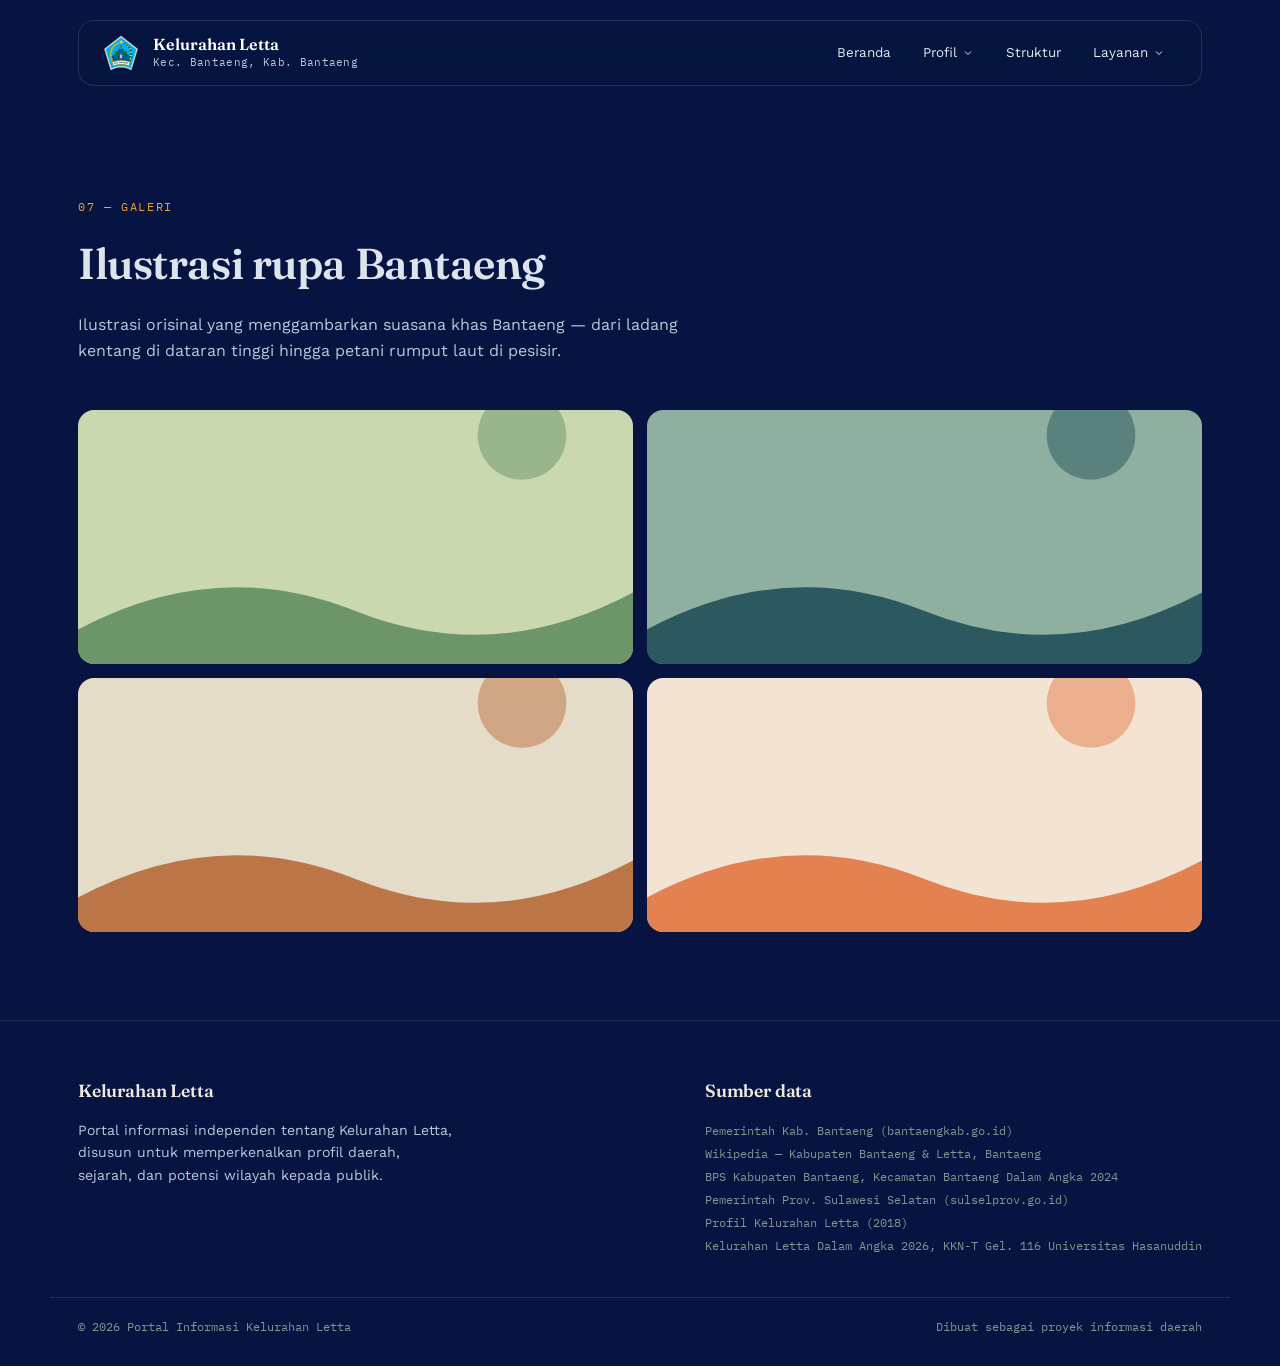
<file: galeri.html>
<!DOCTYPE html>
<html lang="id">
<head>
<meta charset="UTF-8">
<meta name="viewport" content="width=device-width, initial-scale=1.0">
<title>Galeri — Kelurahan Letta</title>
<link rel="preconnect" href="https://fonts.googleapis.com">
<link href="https://fonts.googleapis.com/css2?family=Fraunces:opsz,wght@9..144,300;9..144,500;9..144,600;9..144,700&family=Work+Sans:wght@400;500;600&family=IBM+Plex+Mono:wght@400;500&display=swap" rel="stylesheet">

<link rel="stylesheet" href="assets/styles.css">
</head>
<body>

<header class="nav-v2 nav-static">
  <div class="nav-v2-inner">
    <div class="nav-v2-pill">
      <div class="brand-v2">
        <div class="badge-circle"><img src="images/logo/logo-bantaeng.png" width="40" height="40" alt="Logo Kabupaten Bantaeng"></div>
        <div>
          <div class="brand-v2-title">Kelurahan Letta</div>
          <div class="brand-v2-sub">Kec. Bantaeng, Kab. Bantaeng</div>
        </div>
      </div>
      <button class="nav-v2-toggle" id="navToggleV2" aria-label="Buka menu">☰</button>
      <nav class="nav-v2-links" id="navLinksV2">
        <a href="index.html#beranda">Beranda</a>
        <div class="nav-dropdown">
          <a href="index.html#letta" class="nav-dropdown-trigger">Profil
            <svg width="12" height="12" viewBox="0 0 24 24" fill="none" stroke="currentColor" stroke-width="2"><path d="M6,9 L12,15 L18,9"/></svg>
          </a>
          <div class="nav-dropdown-menu">
            <div class="nav-dropdown-menu-inner">
              <a href="index.html#letta">Profil Kelurahan</a>
              <a href="index.html#visimisi">Visi &amp; Misi</a>
              <a href="index.html#sejarah">Sejarah</a>
              <a href="index.html#berita">Info Terkini</a>
              <a href="index.html#peta">Peta</a>
              <a href="index.html#peta-administrasi">Peta Administrasi</a>
              <a href="galeri.html">Galeri</a>
              <a href="wisata.html">Wisata</a>
              <a href="data-kelurahan.html">Data Kelurahan</a>
            </div>
          </div>
        </div>
        <a href="struktur.html">Struktur</a>
        <div class="nav-dropdown">
          <a href="layanan.html" class="nav-dropdown-trigger">Layanan
            <svg width="12" height="12" viewBox="0 0 24 24" fill="none" stroke="currentColor" stroke-width="2"><path d="M6,9 L12,15 L18,9"/></svg>
          </a>
          <div class="nav-dropdown-menu">
            <div class="nav-dropdown-menu-inner">
              <a href="layanan.html">Alur Pelayanan</a>
              <a href="pengaduan.html">Pengaduan</a>
            </div>
          </div>
        </div>
      </nav>
    </div>
  </div>
</header>

<section id="galeri">
  <div class="wrap">
    <div class="section-head">
      <span class="eyebrow">07 — Galeri</span>
      <h2>Ilustrasi rupa Bantaeng</h2>
      <p>Ilustrasi orisinal yang menggambarkan suasana khas Bantaeng — dari ladang kentang di dataran tinggi hingga petani rumput laut di pesisir.</p>
    </div>
    <div class="gallery-grid" id="galleryGrid"></div>
  </div>
</section>

<footer>
  <div class="wrap">
    <div>
      <h4>Kelurahan Letta</h4>
      <p>Portal informasi independen tentang Kelurahan Letta, disusun untuk memperkenalkan profil daerah, sejarah, dan potensi wilayah kepada publik.</p>
    </div>
    <div>
      <h4>Sumber data</h4>
      <div class="sources">
        Pemerintah Kab. Bantaeng (bantaengkab.go.id)<br>
        Wikipedia — Kabupaten Bantaeng &amp; Letta, Bantaeng<br>
        BPS Kabupaten Bantaeng, Kecamatan Bantaeng Dalam Angka 2024<br>
        Pemerintah Prov. Sulawesi Selatan (sulselprov.go.id)<br>
        Profil Kelurahan Letta (2018)<br>
        Kelurahan Letta Dalam Angka 2026, KKN-T Gel. 116 Universitas Hasanuddin
      </div>
    </div>
  </div>
  <div class="wrap foot-bottom">
    <span>© 2026 Portal Informasi Kelurahan Letta</span>
    <span>Dibuat sebagai proyek informasi daerah</span>
  </div>
</footer>

<script src="assets/nav.js"></script>
<script>
const galleryItems=[
  {title:'Dataran tinggi & ladang kentang', c1:'#5C8A5F', c2:'#C9D8AE'},
  {title:'Pesisir & petani rumput laut', c1:'#1B4A54', c2:'#8FAFA0'},
  {title:'Pegunungan Lompobattang', c1:'#B4632F', c2:'#E4DCC8'},
  {title:'Suasana pasar rakyat', c1:'#E2703A', c2:'#F3E3D3'}
];
document.getElementById('galleryGrid').innerHTML=galleryItems.map(g=>`
  <div class="g-item">
    <svg viewBox="0 0 300 200" preserveAspectRatio="xMidYMid slice">
      <rect width="300" height="200" fill="${g.c2}"/>
      <path d="M0,150 Q75,110 150,140 T300,130 L300,200 L0,200 Z" fill="${g.c1}" opacity="0.85"/>
      <circle cx="240" cy="45" r="24" fill="${g.c1}" opacity="0.45"/>
    </svg>
  </div>
`).join('');
</script>
</body>
</html>
</file>
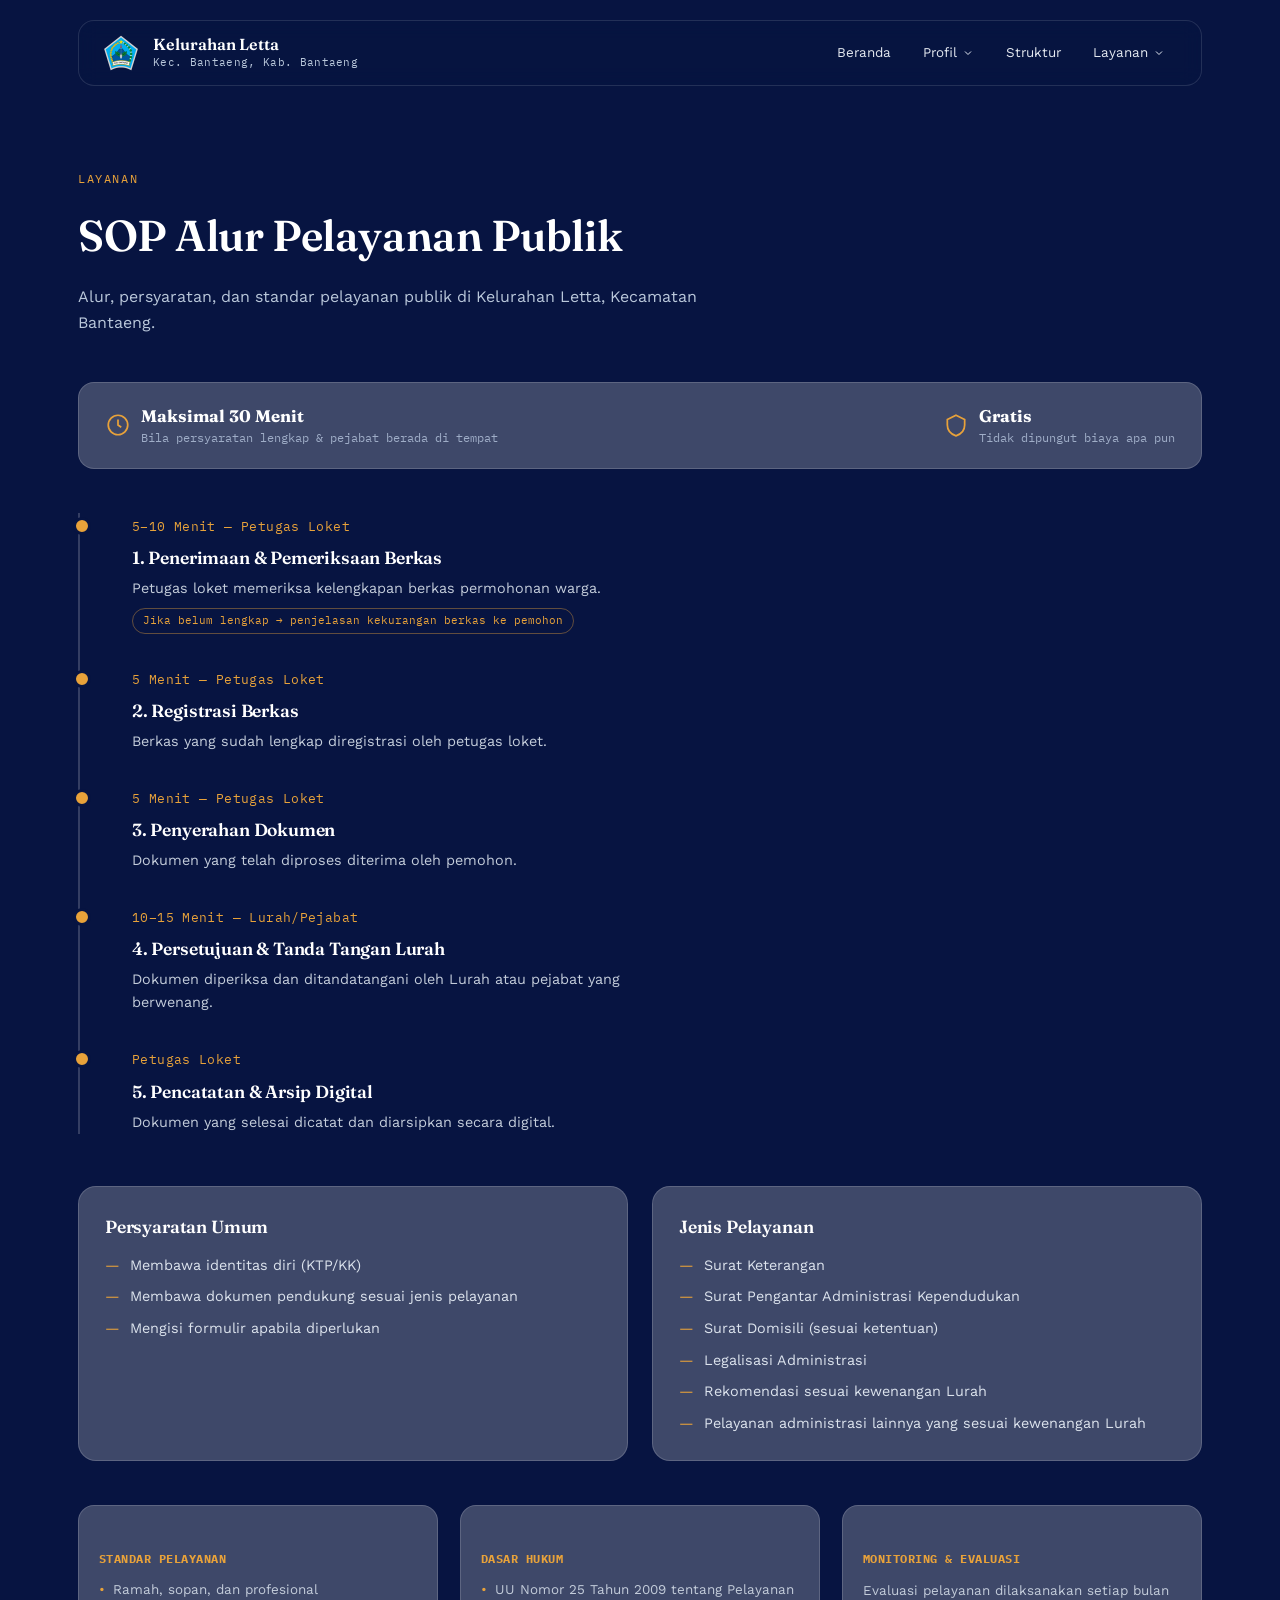
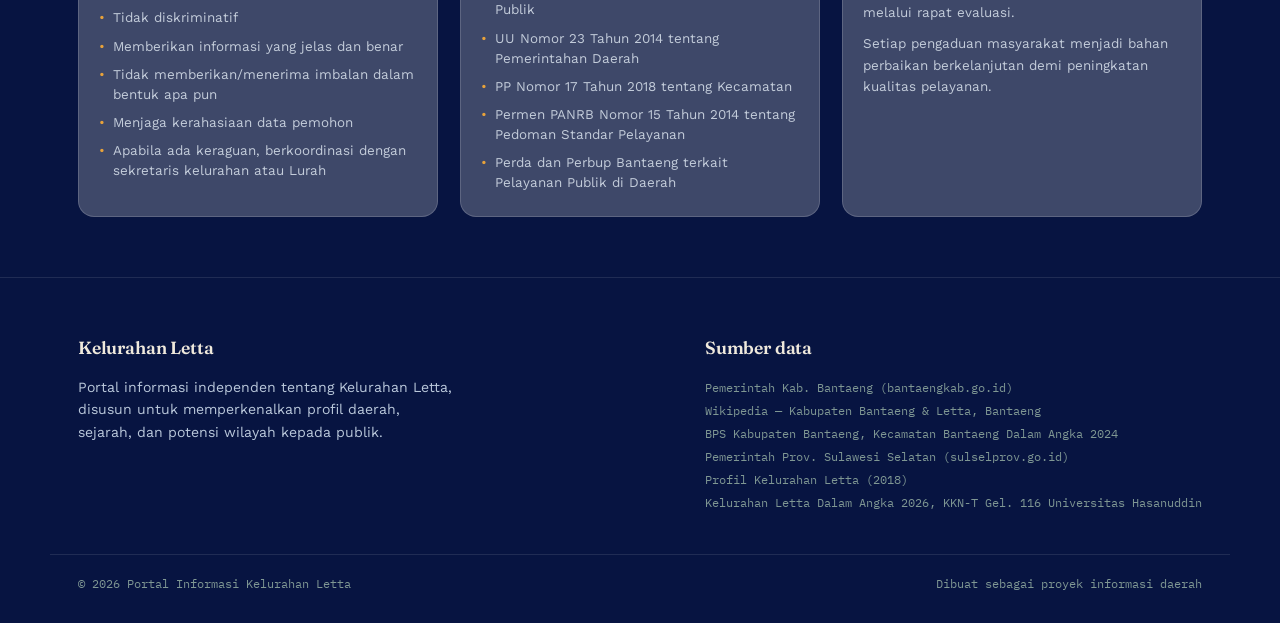
<file: layanan.html>
<!DOCTYPE html>
<html lang="id">
<head>
<meta charset="UTF-8">
<meta name="viewport" content="width=device-width, initial-scale=1.0">
<title>Layanan — Kelurahan Letta</title>
<link rel="preconnect" href="https://fonts.googleapis.com">
<link href="https://fonts.googleapis.com/css2?family=Fraunces:opsz,wght@9..144,300;9..144,500;9..144,600;9..144,700&family=Work+Sans:wght@400;500;600&family=IBM+Plex+Mono:wght@400;500&display=swap" rel="stylesheet">
<link rel="stylesheet" href="assets/styles.css">
</head>
<body>

<header class="nav-v2 nav-static">
  <div class="nav-v2-inner">
    <div class="nav-v2-pill">
      <div class="brand-v2">
        <div class="badge-circle"><img src="images/logo/logo-bantaeng.png" width="40" height="40" alt="Logo Kabupaten Bantaeng"></div>
        <div>
          <div class="brand-v2-title">Kelurahan Letta</div>
          <div class="brand-v2-sub">Kec. Bantaeng, Kab. Bantaeng</div>
        </div>
      </div>
      <button class="nav-v2-toggle" id="navToggleV2" aria-label="Buka menu">☰</button>
      <nav class="nav-v2-links" id="navLinksV2">
        <a href="index.html#beranda">Beranda</a>
        <div class="nav-dropdown">
          <a href="index.html#letta" class="nav-dropdown-trigger">Profil
            <svg width="12" height="12" viewBox="0 0 24 24" fill="none" stroke="currentColor" stroke-width="2"><path d="M6,9 L12,15 L18,9"/></svg>
          </a>
          <div class="nav-dropdown-menu">
            <div class="nav-dropdown-menu-inner">
              <a href="index.html#letta">Profil Kelurahan</a>
              <a href="index.html#visimisi">Visi &amp; Misi</a>
              <a href="index.html#sejarah">Sejarah</a>
              <a href="index.html#berita">Info Terkini</a>
              <a href="index.html#peta">Peta</a>
              <a href="index.html#peta-administrasi">Peta Administrasi</a>
              <a href="data-kelurahan.html">Data Kelurahan</a>
            </div>
          </div>
        </div>
        <a href="struktur.html">Struktur</a>
        <div class="nav-dropdown">
          <a href="layanan.html" class="nav-dropdown-trigger">Layanan
            <svg width="12" height="12" viewBox="0 0 24 24" fill="none" stroke="currentColor" stroke-width="2"><path d="M6,9 L12,15 L18,9"/></svg>
          </a>
          <div class="nav-dropdown-menu">
            <div class="nav-dropdown-menu-inner">
              <a href="layanan.html">Alur Pelayanan</a>
              <a href="pengaduan.html">Pengaduan</a>
            </div>
          </div>
        </div>
      </nav>
    </div>
  </div>
</header>

<section class="tight layanan-navy">
  <div class="wrap">
    <div class="section-head">
      <span class="eyebrow">Layanan</span>
      <h2>SOP Alur Pelayanan Publik</h2>
      <p>Alur, persyaratan, dan standar pelayanan publik di Kelurahan Letta, Kecamatan Bantaeng.</p>
    </div>

    <div class="sop-strip">
      <div class="sop-item">
        <svg width="26" height="26" viewBox="0 0 24 24" fill="none" stroke="currentColor" stroke-width="1.6"><circle cx="12" cy="12" r="9"/><path d="M12,7 V12 L15,14"/></svg>
        <div><b>Maksimal 30 Menit</b><span>Bila persyaratan lengkap &amp; pejabat berada di tempat</span></div>
      </div>
      <div class="sop-item">
        <svg width="26" height="26" viewBox="0 0 24 24" fill="none" stroke="currentColor" stroke-width="1.6"><path d="M12,3 L20,7 V12 C20,17 16.5,20.5 12,22 C7.5,20.5 4,17 4,12 V7 Z"/></svg>
        <div><b>Gratis</b><span>Tidak dipungut biaya apa pun</span></div>
      </div>
    </div>

    <div class="sop-steps">
      <div class="sop-step">
        <span class="durasi">5–10 Menit — Petugas Loket</span>
        <h4>1. Penerimaan &amp; Pemeriksaan Berkas</h4>
        <p>Petugas loket memeriksa kelengkapan berkas permohonan warga.</p>
        <span class="catatan">Jika belum lengkap → penjelasan kekurangan berkas ke pemohon</span>
      </div>
      <div class="sop-step">
        <span class="durasi">5 Menit — Petugas Loket</span>
        <h4>2. Registrasi Berkas</h4>
        <p>Berkas yang sudah lengkap diregistrasi oleh petugas loket.</p>
      </div>
      <div class="sop-step">
        <span class="durasi">5 Menit — Petugas Loket</span>
        <h4>3. Penyerahan Dokumen</h4>
        <p>Dokumen yang telah diproses diterima oleh pemohon.</p>
      </div>
      <div class="sop-step">
        <span class="durasi">10–15 Menit — Lurah/Pejabat</span>
        <h4>4. Persetujuan &amp; Tanda Tangan Lurah</h4>
        <p>Dokumen diperiksa dan ditandatangani oleh Lurah atau pejabat yang berwenang.</p>
      </div>
      <div class="sop-step">
        <span class="durasi">Petugas Loket</span>
        <h4>5. Pencatatan &amp; Arsip Digital</h4>
        <p>Dokumen yang selesai dicatat dan diarsipkan secara digital.</p>
      </div>
    </div>

    <div class="layanan-cards">
      <div class="layanan-card">
        <h4>Persyaratan Umum</h4>
        <ul>
          <li>Membawa identitas diri (KTP/KK)</li>
          <li>Membawa dokumen pendukung sesuai jenis pelayanan</li>
          <li>Mengisi formulir apabila diperlukan</li>
        </ul>
      </div>
      <div class="layanan-card">
        <h4>Jenis Pelayanan</h4>
        <ul>
          <li>Surat Keterangan</li>
          <li>Surat Pengantar Administrasi Kependudukan</li>
          <li>Surat Domisili (sesuai ketentuan)</li>
          <li>Legalisasi Administrasi</li>
          <li>Rekomendasi sesuai kewenangan Lurah</li>
          <li>Pelayanan administrasi lainnya yang sesuai kewenangan Lurah</li>
        </ul>
      </div>
    </div>

    <div class="layanan-foot-grid">
      <div class="layanan-foot-card">
        <h5>Standar Pelayanan</h5>
        <ul>
          <li>Ramah, sopan, dan profesional</li>
          <li>Tidak diskriminatif</li>
          <li>Memberikan informasi yang jelas dan benar</li>
          <li>Tidak memberikan/menerima imbalan dalam bentuk apa pun</li>
          <li>Menjaga kerahasiaan data pemohon</li>
          <li>Apabila ada keraguan, berkoordinasi dengan sekretaris kelurahan atau Lurah</li>
        </ul>
      </div>
      <div class="layanan-foot-card">
        <h5>Dasar Hukum</h5>
        <ul>
          <li>UU Nomor 25 Tahun 2009 tentang Pelayanan Publik</li>
          <li>UU Nomor 23 Tahun 2014 tentang Pemerintahan Daerah</li>
          <li>PP Nomor 17 Tahun 2018 tentang Kecamatan</li>
          <li>Permen PANRB Nomor 15 Tahun 2014 tentang Pedoman Standar Pelayanan</li>
          <li>Perda dan Perbup Bantaeng terkait Pelayanan Publik di Daerah</li>
        </ul>
      </div>
      <div class="layanan-foot-card">
        <h5>Monitoring &amp; Evaluasi</h5>
        <p>Evaluasi pelayanan dilaksanakan setiap bulan melalui rapat evaluasi.</p>
        <p>Setiap pengaduan masyarakat menjadi bahan perbaikan berkelanjutan demi peningkatan kualitas pelayanan.</p>
      </div>
    </div>
  </div>
</section>

<footer>
  <div class="wrap">
    <div>
      <h4>Kelurahan Letta</h4>
      <p>Portal informasi independen tentang Kelurahan Letta, disusun untuk memperkenalkan profil daerah, sejarah, dan potensi wilayah kepada publik.</p>
    </div>
    <div>
      <h4>Sumber data</h4>
      <div class="sources">
        Pemerintah Kab. Bantaeng (bantaengkab.go.id)<br>
        Wikipedia — Kabupaten Bantaeng &amp; Letta, Bantaeng<br>
        BPS Kabupaten Bantaeng, Kecamatan Bantaeng Dalam Angka 2024<br>
        Pemerintah Prov. Sulawesi Selatan (sulselprov.go.id)<br>
        Profil Kelurahan Letta (2018)<br>
        Kelurahan Letta Dalam Angka 2026, KKN-T Gel. 116 Universitas Hasanuddin
      </div>
    </div>
  </div>
  <div class="wrap foot-bottom">
    <span>© 2026 Portal Informasi Kelurahan Letta</span>
    <span>Dibuat sebagai proyek informasi daerah</span>
  </div>
</footer>

<script src="assets/nav.js"></script>
</body>
</html>
</file>
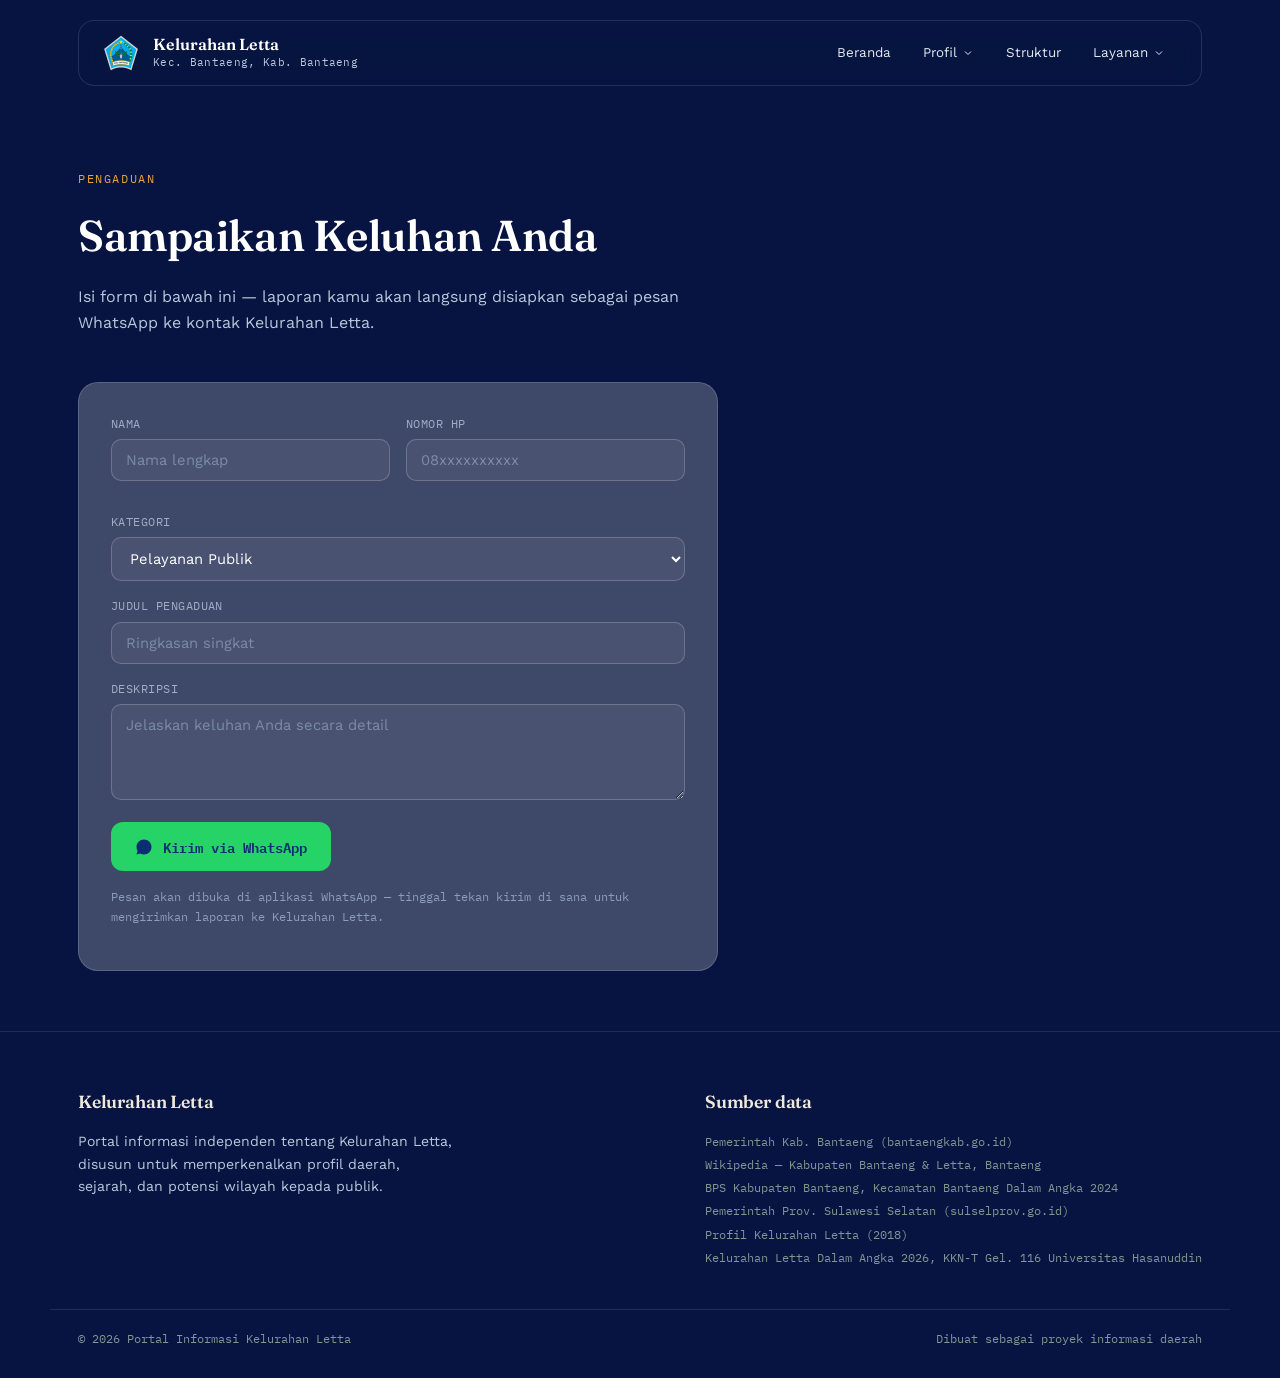
<file: pengaduan.html>
<!DOCTYPE html>
<html lang="id">
<head>
<meta charset="UTF-8">
<meta name="viewport" content="width=device-width, initial-scale=1.0">
<title>Pengaduan — Kelurahan Letta</title>
<link rel="preconnect" href="https://fonts.googleapis.com">
<link href="https://fonts.googleapis.com/css2?family=Fraunces:opsz,wght@9..144,300;9..144,500;9..144,600;9..144,700&family=Work+Sans:wght@400;500;600&family=IBM+Plex+Mono:wght@400;500&display=swap" rel="stylesheet">

<link rel="stylesheet" href="assets/styles.css">
</head>
<body>

<header class="nav-v2 nav-static">
  <div class="nav-v2-inner">
    <div class="nav-v2-pill">
      <div class="brand-v2">
        <div class="badge-circle"><img src="images/logo/logo-bantaeng.png" width="40" height="40" alt="Logo Kabupaten Bantaeng"></div>
        <div>
          <div class="brand-v2-title">Kelurahan Letta</div>
          <div class="brand-v2-sub">Kec. Bantaeng, Kab. Bantaeng</div>
        </div>
      </div>
      <button class="nav-v2-toggle" id="navToggleV2" aria-label="Buka menu">☰</button>
      <nav class="nav-v2-links" id="navLinksV2">
        <a href="index.html#beranda">Beranda</a>
        <div class="nav-dropdown">
          <a href="index.html#letta" class="nav-dropdown-trigger">Profil
            <svg width="12" height="12" viewBox="0 0 24 24" fill="none" stroke="currentColor" stroke-width="2"><path d="M6,9 L12,15 L18,9"/></svg>
          </a>
          <div class="nav-dropdown-menu">
            <div class="nav-dropdown-menu-inner">
              <a href="index.html#letta">Profil Kelurahan</a>
              <a href="index.html#visimisi">Visi &amp; Misi</a>
              <a href="index.html#sejarah">Sejarah</a>
              <a href="index.html#berita">Info Terkini</a>
              <a href="index.html#peta">Peta</a>
              <a href="index.html#peta-administrasi">Peta Administrasi</a>
              <a href="data-kelurahan.html">Data Kelurahan</a>
            </div>
          </div>
        </div>
        <a href="struktur.html">Struktur</a>
        <div class="nav-dropdown">
          <a href="layanan.html" class="nav-dropdown-trigger">Layanan
            <svg width="12" height="12" viewBox="0 0 24 24" fill="none" stroke="currentColor" stroke-width="2"><path d="M6,9 L12,15 L18,9"/></svg>
          </a>
          <div class="nav-dropdown-menu">
            <div class="nav-dropdown-menu-inner">
              <a href="layanan.html">Alur Pelayanan</a>
              <a href="pengaduan.html">Pengaduan</a>
            </div>
          </div>
        </div>
      </nav>
    </div>
  </div>
</header>

<section id="pengaduan" class="tight pengaduan-navy">
  <div class="wrap">
    <div class="section-head">
      <span class="eyebrow">Pengaduan</span>
      <h2>Sampaikan Keluhan Anda</h2>
      <p>Isi form di bawah ini — laporan kamu akan langsung disiapkan sebagai pesan WhatsApp ke kontak Kelurahan Letta.</p>
    </div>

    <form class="pengaduan-form" id="pengaduanForm">
      <div class="pengaduan-row">
        <div class="pengaduan-field">
          <label for="pgNama">Nama</label>
          <input type="text" id="pgNama" placeholder="Nama lengkap" required>
        </div>
        <div class="pengaduan-field">
          <label for="pgKontak">Nomor HP</label>
          <input type="tel" id="pgKontak" placeholder="08xxxxxxxxxx" required>
        </div>
      </div>

      <div class="pengaduan-field">
        <label for="pgKategori">Kategori</label>
        <select id="pgKategori">
          <option>Pelayanan Publik</option>
          <option>Infrastruktur</option>
          <option>Lingkungan</option>
          <option>Keamanan</option>
          <option>Ekonomi</option>
          <option>Kesehatan</option>
          <option>Pendidikan</option>
          <option>Lainnya</option>
        </select>
      </div>

      <div class="pengaduan-field">
        <label for="pgJudul">Judul Pengaduan</label>
        <input type="text" id="pgJudul" placeholder="Ringkasan singkat" required>
      </div>

      <div class="pengaduan-field">
        <label for="pgDeskripsi">Deskripsi</label>
        <textarea id="pgDeskripsi" rows="4" placeholder="Jelaskan keluhan Anda secara detail" required></textarea>
      </div>

      <button type="submit" class="pengaduan-submit">
        <svg width="18" height="18" viewBox="0 0 24 24" fill="currentColor"><path d="M12,2 C6.5,2 2,6.5 2,12 c0,1.9 0.5,3.6 1.4,5.2 L2,22 l4.9,-1.3 C8.4,21.5 10.1,22 12,22 c5.5,0 10,-4.5 10,-10 S17.5,2 12,2 Z"/></svg>
        Kirim via WhatsApp
      </button>
      <p class="pengaduan-note">Pesan akan dibuka di aplikasi WhatsApp — tinggal tekan kirim di sana untuk mengirimkan laporan ke Kelurahan Letta.</p>
    </form>
  </div>
</section>

<footer>
  <div class="wrap">
    <div>
      <h4>Kelurahan Letta</h4>
      <p>Portal informasi independen tentang Kelurahan Letta, disusun untuk memperkenalkan profil daerah, sejarah, dan potensi wilayah kepada publik.</p>
    </div>
    <div>
      <h4>Sumber data</h4>
      <div class="sources">
        Pemerintah Kab. Bantaeng (bantaengkab.go.id)<br>
        Wikipedia — Kabupaten Bantaeng &amp; Letta, Bantaeng<br>
        BPS Kabupaten Bantaeng, Kecamatan Bantaeng Dalam Angka 2024<br>
        Pemerintah Prov. Sulawesi Selatan (sulselprov.go.id)<br>
        Profil Kelurahan Letta (2018)<br>
        Kelurahan Letta Dalam Angka 2026, KKN-T Gel. 116 Universitas Hasanuddin
      </div>
    </div>
  </div>
  <div class="wrap foot-bottom">
    <span>© 2026 Portal Informasi Kelurahan Letta</span>
    <span>Dibuat sebagai proyek informasi daerah</span>
  </div>
</footer>

<script src="assets/nav.js"></script>
<script>
const pengaduanForm = document.getElementById('pengaduanForm');
if (pengaduanForm) {
  pengaduanForm.addEventListener('submit', (e) => {
    e.preventDefault();
    const nama = document.getElementById('pgNama').value.trim();
    const kontak = document.getElementById('pgKontak').value.trim();
    const kategori = document.getElementById('pgKategori').value;
    const judul = document.getElementById('pgJudul').value.trim();
    const deskripsi = document.getElementById('pgDeskripsi').value.trim();

    const pesan =
`Pengaduan Warga - Kelurahan Letta

Nama: ${nama}
No. HP: ${kontak}
Kategori: ${kategori}
Judul: ${judul}

Deskripsi:
${deskripsi}`;

    const nomorTujuan = '6285240602754';
    const url = `https://wa.me/${nomorTujuan}?text=${encodeURIComponent(pesan)}`;
    window.open(url, '_blank');
  });
}
</script>
</body>
</html>
</file>
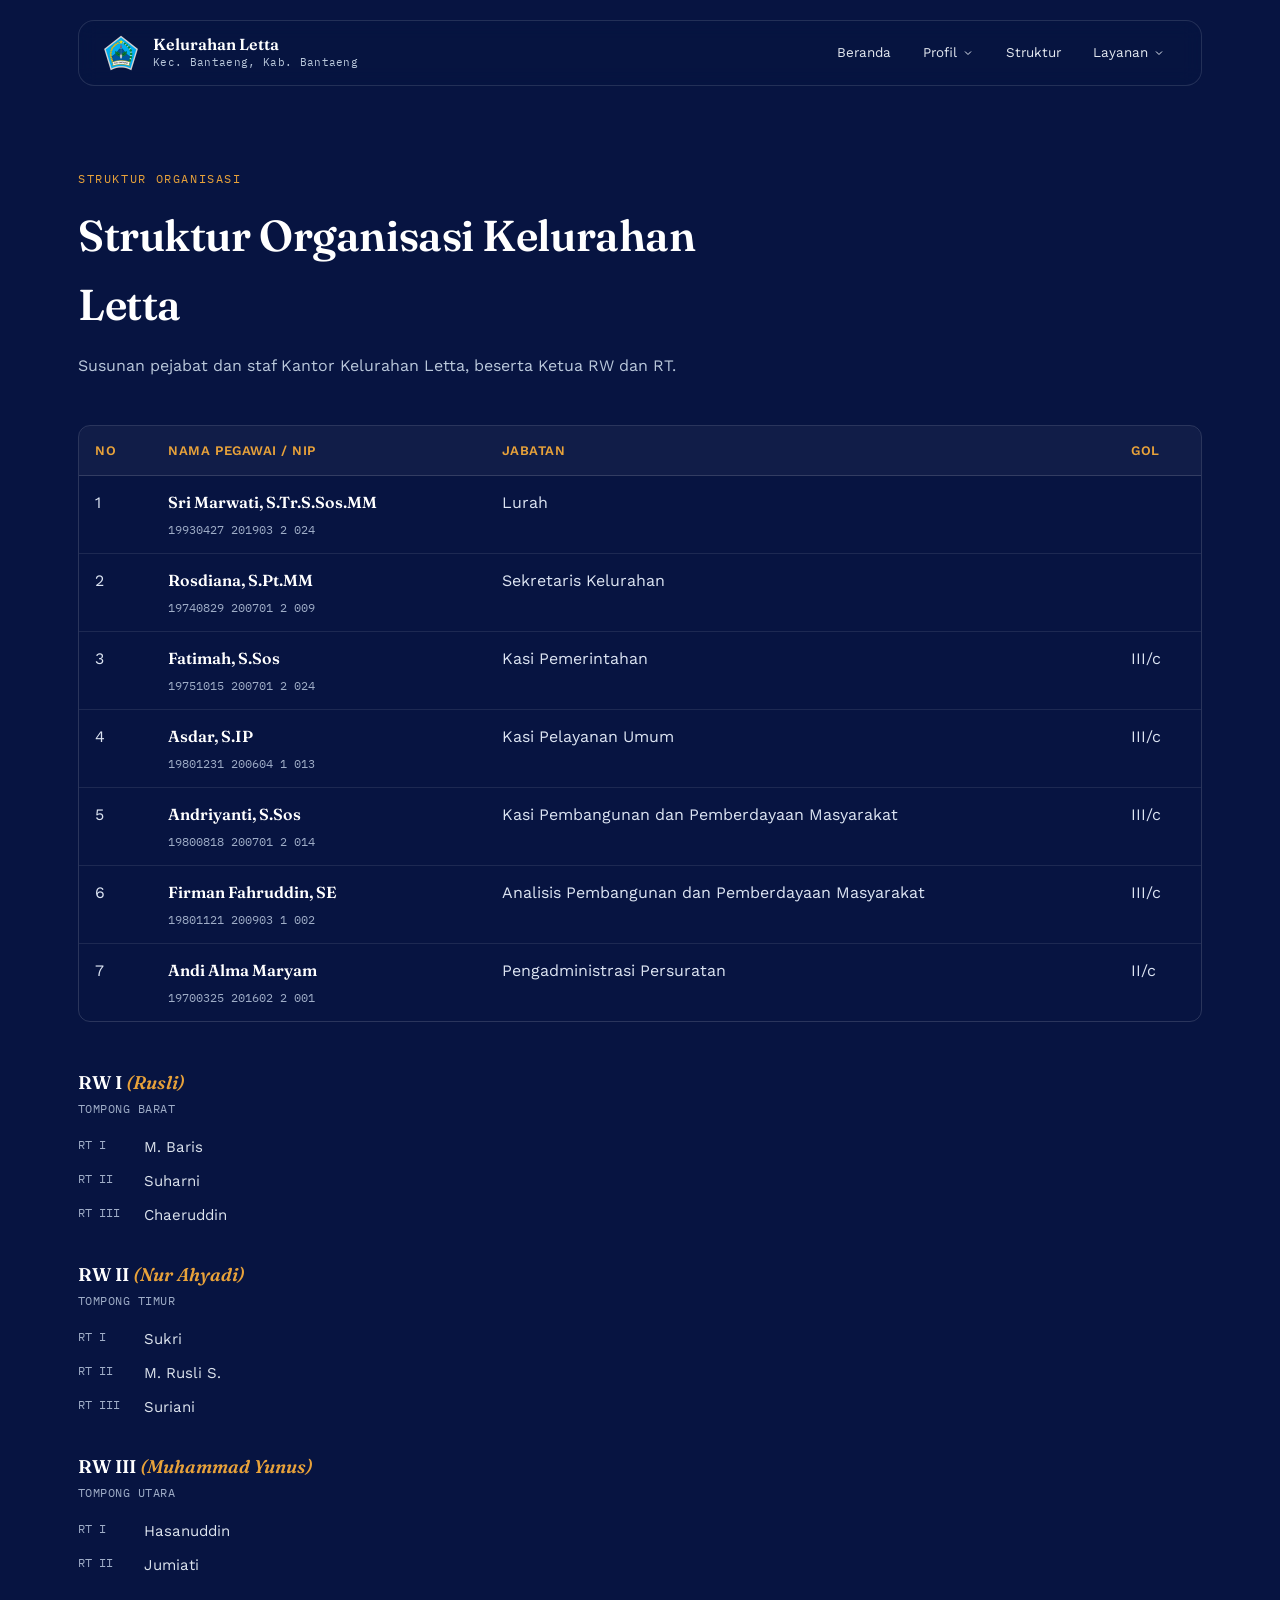
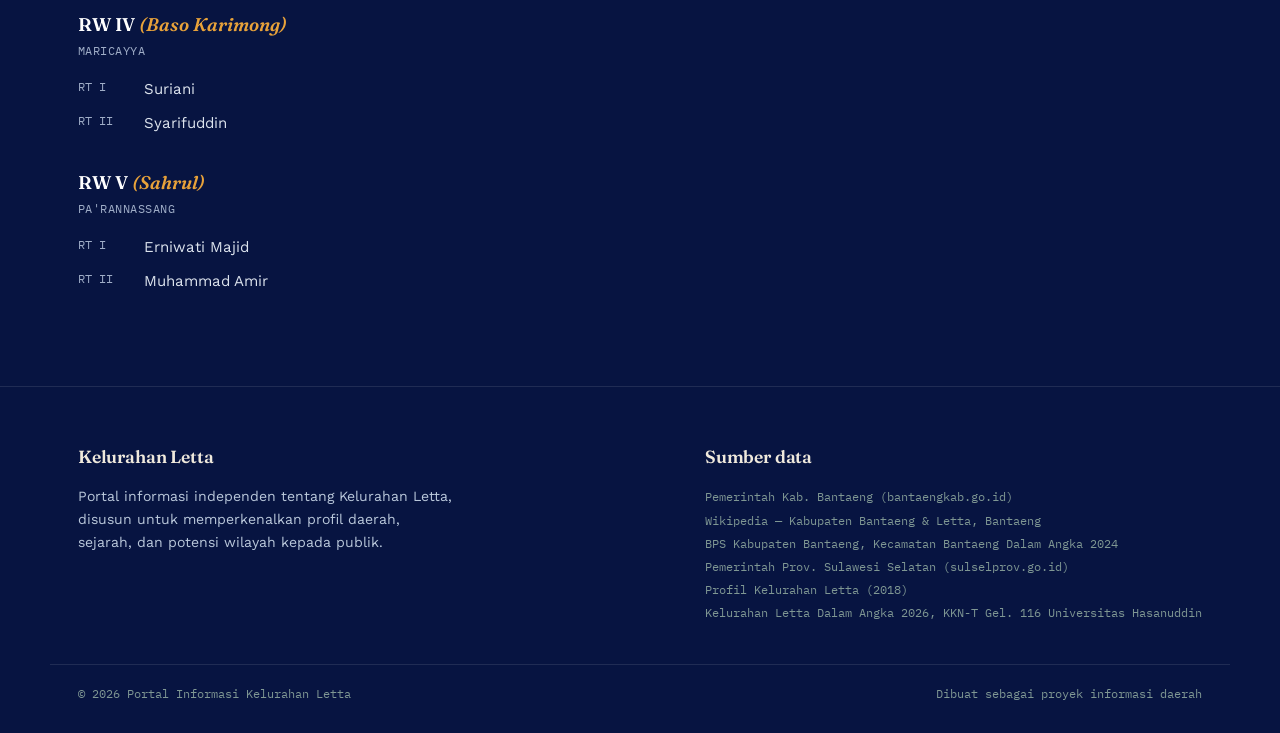
<file: struktur.html>
<!DOCTYPE html>
<html lang="id">
<head>
<meta charset="UTF-8">
<meta name="viewport" content="width=device-width, initial-scale=1.0">
<title>Struktur Organisasi — Kelurahan Letta</title>
<link rel="preconnect" href="https://fonts.googleapis.com">
<link href="https://fonts.googleapis.com/css2?family=Fraunces:opsz,wght@9..144,300;9..144,500;9..144,600;9..144,700&family=Work+Sans:wght@400;500;600&family=IBM+Plex+Mono:wght@400;500&display=swap" rel="stylesheet">

<link rel="stylesheet" href="assets/styles.css">
</head>
<body>

<header class="nav-v2 nav-static">
  <div class="nav-v2-inner">
    <div class="nav-v2-pill">
      <div class="brand-v2">
        <div class="badge-circle"><img src="images/logo/logo-bantaeng.png" width="40" height="40" alt="Logo Kabupaten Bantaeng"></div>
        <div>
          <div class="brand-v2-title">Kelurahan Letta</div>
          <div class="brand-v2-sub">Kec. Bantaeng, Kab. Bantaeng</div>
        </div>
      </div>
      <button class="nav-v2-toggle" id="navToggleV2" aria-label="Buka menu">☰</button>
      <nav class="nav-v2-links" id="navLinksV2">
        <a href="index.html#beranda">Beranda</a>
        <div class="nav-dropdown">
          <a href="index.html#letta" class="nav-dropdown-trigger">Profil
            <svg width="12" height="12" viewBox="0 0 24 24" fill="none" stroke="currentColor" stroke-width="2"><path d="M6,9 L12,15 L18,9"/></svg>
          </a>
          <div class="nav-dropdown-menu">
            <div class="nav-dropdown-menu-inner">
              <a href="index.html#letta">Profil Kelurahan</a>
              <a href="index.html#visimisi">Visi &amp; Misi</a>
              <a href="index.html#sejarah">Sejarah</a>
              <a href="index.html#berita">Info Terkini</a>
              <a href="index.html#peta">Peta</a>
              <a href="index.html#peta-administrasi">Peta Administrasi</a>
              <a href="data-kelurahan.html">Data Kelurahan</a>
            </div>
          </div>
        </div>
        <a href="struktur.html">Struktur</a>
        <div class="nav-dropdown">
          <a href="layanan.html" class="nav-dropdown-trigger">Layanan
            <svg width="12" height="12" viewBox="0 0 24 24" fill="none" stroke="currentColor" stroke-width="2"><path d="M6,9 L12,15 L18,9"/></svg>
          </a>
          <div class="nav-dropdown-menu">
            <div class="nav-dropdown-menu-inner">
              <a href="layanan.html">Alur Pelayanan</a>
              <a href="pengaduan.html">Pengaduan</a>
            </div>
          </div>
        </div>
      </nav>
    </div>
  </div>
</header>

<section id="struktur" class="tight struktur-navy">
  <div class="wrap">
    <div class="section-head">
      <span class="eyebrow">Struktur Organisasi</span>
      <h2>Struktur Organisasi Kelurahan Letta</h2>
      <p>Susunan pejabat dan staf Kantor Kelurahan Letta, beserta Ketua RW dan RT.</p>
    </div>

    <div class="pegawai-table-wrap">
      <table class="pegawai-table">
        <thead>
          <tr>
            <th>No</th>
            <th>Nama Pegawai / NIP</th>
            <th>Jabatan</th>
            <th>Gol</th>
          </tr>
        </thead>
        <tbody id="pegawaiTableBody"></tbody>
      </table>
      <p class="team-note" id="pegawaiEmptyNote" style="display:none;">Belum ada data pegawai. Silakan isi melalui halaman admin (/admin).</p>
    </div>

    <div id="strukturList" style="margin-top:40px;"></div>
    <p class="team-note" id="teamEmptyNote" style="display:none;">Belum ada data struktur RW/RT. Silakan isi melalui halaman admin (/admin).</p>
  </div>
</section>

<footer>
  <div class="wrap">
    <div>
      <h4>Kelurahan Letta</h4>
      <p>Portal informasi independen tentang Kelurahan Letta, disusun untuk memperkenalkan profil daerah, sejarah, dan potensi wilayah kepada publik.</p>
    </div>
    <div>
      <h4>Sumber data</h4>
      <div class="sources">
        Pemerintah Kab. Bantaeng (bantaengkab.go.id)<br>
        Wikipedia — Kabupaten Bantaeng &amp; Letta, Bantaeng<br>
        BPS Kabupaten Bantaeng, Kecamatan Bantaeng Dalam Angka 2024<br>
        Pemerintah Prov. Sulawesi Selatan (sulselprov.go.id)<br>
        Profil Kelurahan Letta (2018)<br>
        Kelurahan Letta Dalam Angka 2026, KKN-T Gel. 116 Universitas Hasanuddin
      </div>
    </div>
  </div>
  <div class="wrap foot-bottom">
    <span>© 2026 Portal Informasi Kelurahan Letta</span>
    <span>Dibuat sebagai proyek informasi daerah</span>
  </div>
</footer>

<script src="assets/nav.js"></script>
<script>
function renderPegawai(team){
  const bodyEl=document.getElementById('pegawaiTableBody');
  const emptyNote=document.getElementById('pegawaiEmptyNote');
  const pegawai = team && Array.isArray(team.pegawai) ? team.pegawai : [];

  if(pegawai.length===0){
    emptyNote.style.display='block';
    return;
  }
  bodyEl.innerHTML = pegawai.map((p,i)=>{
    const nip = p.nip ? `<div class="nip">${p.nip}</div>` : '';
    const gol = p.gol || '';
    return `
      <tr>
        <td>${i+1}</td>
        <td><div class="nama">${p.nama||''}</div>${nip}</td>
        <td>${p.jabatan||''}</td>
        <td>${gol}</td>
      </tr>`;
  }).join('');
}

function renderTeam(team){
  const listEl=document.getElementById('strukturList');
  const emptyNote=document.getElementById('teamEmptyNote');
  const hasRw = team && Array.isArray(team.rw) && team.rw.length>0;

  let html='';
  if(hasRw){
    html += team.rw.map(rw=>{
      const rtItems = (rw.rt||[]).map(rt=>`
        <li><span class="rt-label">${rt.label}</span><span>${rt.name || 'Belum diisi'}</span></li>
      `).join('');
      return `
        <div class="rw-block">
          <div class="rw-block-title">${rw.name} <span class="ketua-nama">(${rw.ketua || 'Belum diisi'})</span></div>
          <span class="rw-block-area">${rw.area || ''}</span>
          <ul class="rw-block-rt">${rtItems}</ul>
        </div>`;
    }).join('');
  }
  listEl.innerHTML = html;
  emptyNote.style.display = (!hasRw) ? 'block' : 'none';
}

fetch('content/team.json').then(r=>r.json()).then(team=>{
  renderPegawai(team);
  renderTeam(team);
}).catch(()=>{
  document.getElementById('pegawaiEmptyNote').style.display='block';
  document.getElementById('teamEmptyNote').style.display='block';
});
</script>
</body>
</html>
</file>
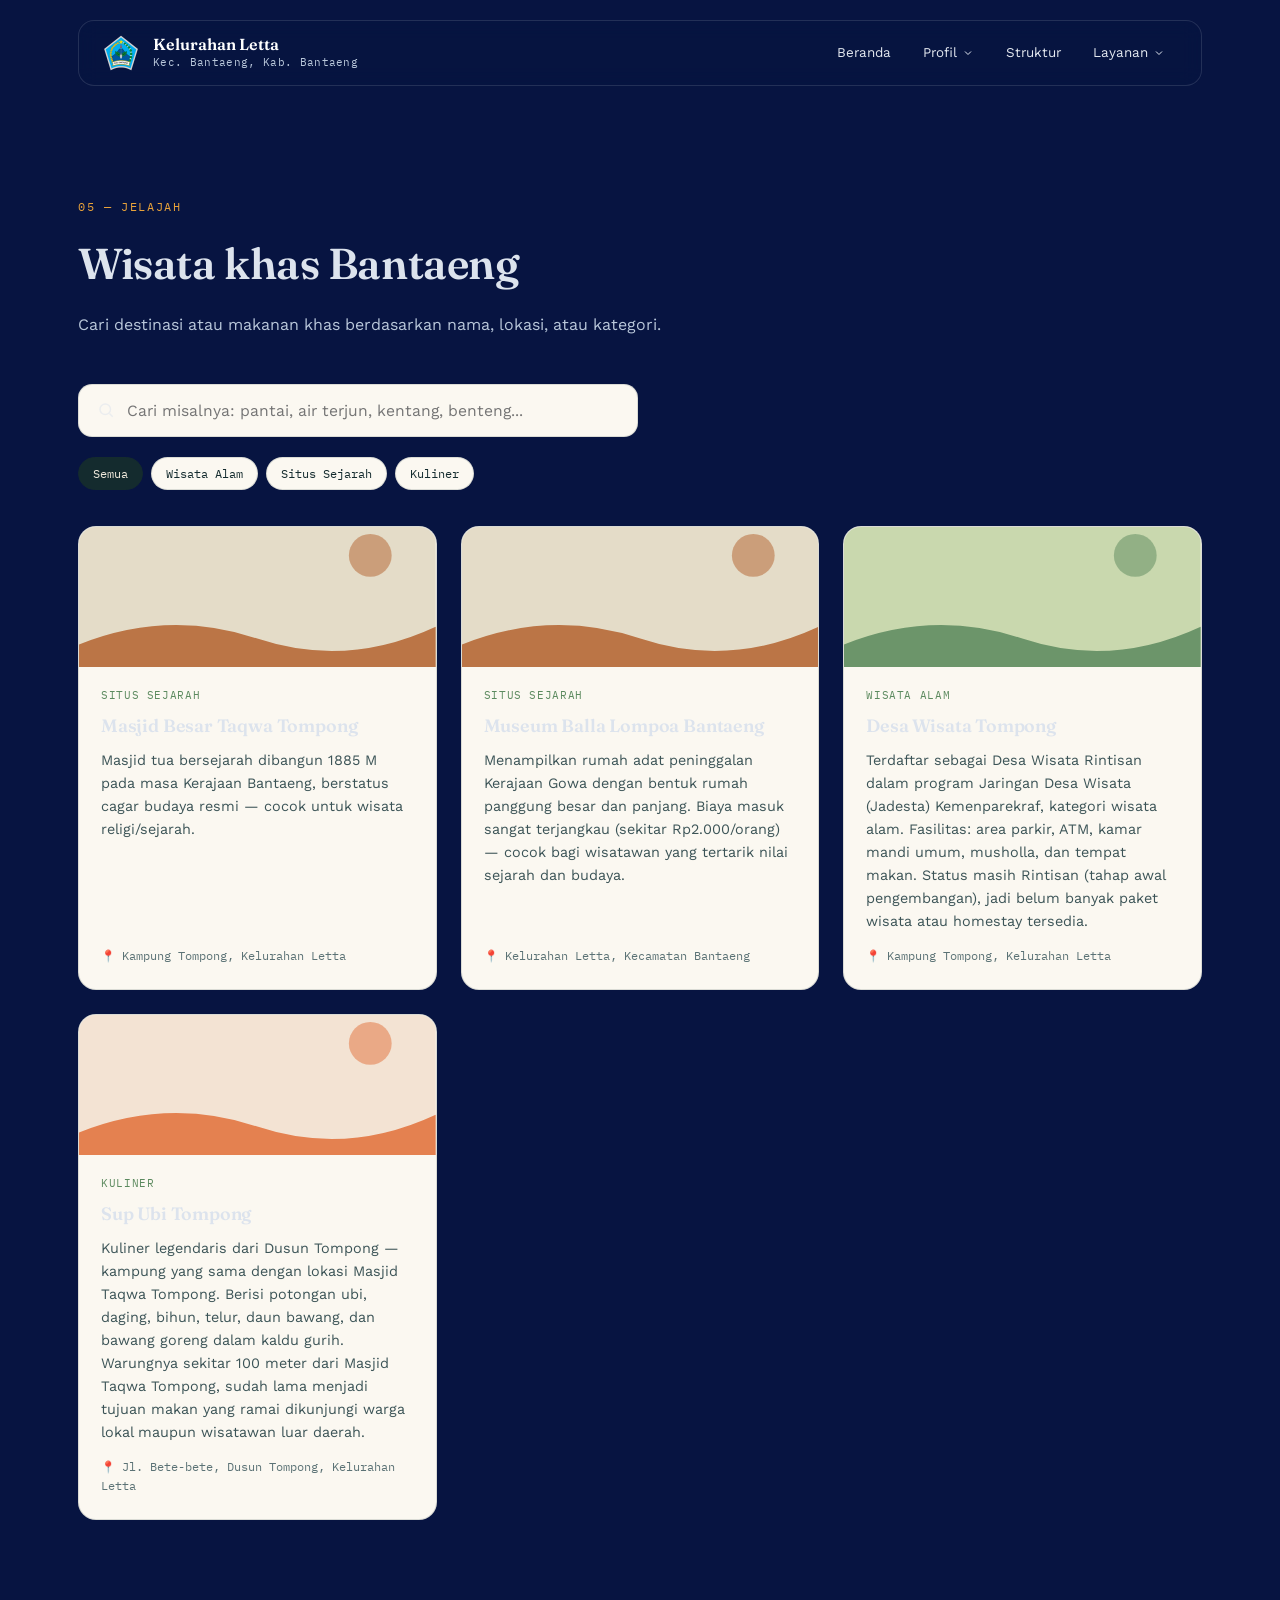
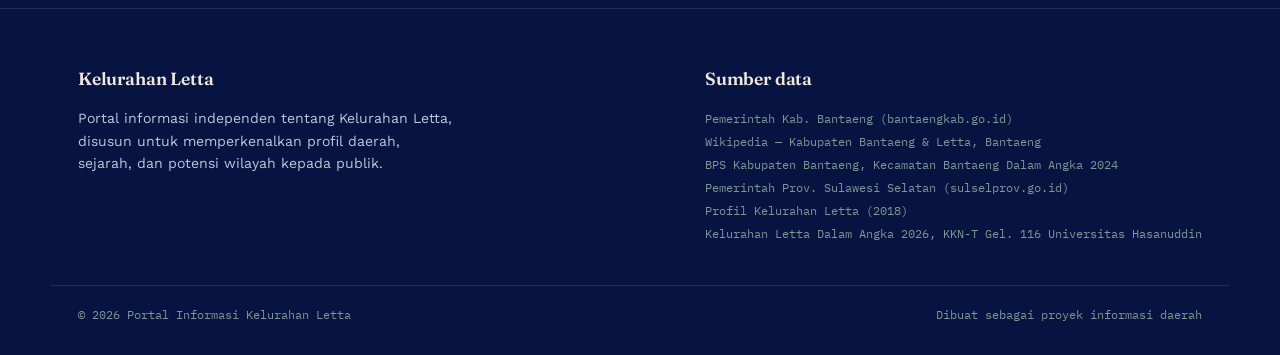
<file: wisata.html>
<!DOCTYPE html>
<html lang="id">
<head>
<meta charset="UTF-8">
<meta name="viewport" content="width=device-width, initial-scale=1.0">
<title>Wisata — Kelurahan Letta</title>
<link rel="preconnect" href="https://fonts.googleapis.com">
<link href="https://fonts.googleapis.com/css2?family=Fraunces:opsz,wght@9..144,300;9..144,500;9..144,600;9..144,700&family=Work+Sans:wght@400;500;600&family=IBM+Plex+Mono:wght@400;500&display=swap" rel="stylesheet">

<link rel="stylesheet" href="assets/styles.css">
</head>
<body>

<header class="nav-v2 nav-static">
  <div class="nav-v2-inner">
    <div class="nav-v2-pill">
      <div class="brand-v2">
        <div class="badge-circle"><img src="images/logo/logo-bantaeng.png" width="40" height="40" alt="Logo Kabupaten Bantaeng"></div>
        <div>
          <div class="brand-v2-title">Kelurahan Letta</div>
          <div class="brand-v2-sub">Kec. Bantaeng, Kab. Bantaeng</div>
        </div>
      </div>
      <button class="nav-v2-toggle" id="navToggleV2" aria-label="Buka menu">☰</button>
      <nav class="nav-v2-links" id="navLinksV2">
        <a href="index.html#beranda">Beranda</a>
        <div class="nav-dropdown">
          <a href="index.html#letta" class="nav-dropdown-trigger">Profil
            <svg width="12" height="12" viewBox="0 0 24 24" fill="none" stroke="currentColor" stroke-width="2"><path d="M6,9 L12,15 L18,9"/></svg>
          </a>
          <div class="nav-dropdown-menu">
            <div class="nav-dropdown-menu-inner">
              <a href="index.html#letta">Profil Kelurahan</a>
              <a href="index.html#visimisi">Visi &amp; Misi</a>
              <a href="index.html#sejarah">Sejarah</a>
              <a href="index.html#berita">Info Terkini</a>
              <a href="index.html#peta">Peta</a>
              <a href="index.html#peta-administrasi">Peta Administrasi</a>
              <a href="galeri.html">Galeri</a>
              <a href="wisata.html">Wisata</a>
              <a href="data-kelurahan.html">Data Kelurahan</a>
            </div>
          </div>
        </div>
        <a href="struktur.html">Struktur</a>
        <div class="nav-dropdown">
          <a href="layanan.html" class="nav-dropdown-trigger">Layanan
            <svg width="12" height="12" viewBox="0 0 24 24" fill="none" stroke="currentColor" stroke-width="2"><path d="M6,9 L12,15 L18,9"/></svg>
          </a>
          <div class="nav-dropdown-menu">
            <div class="nav-dropdown-menu-inner">
              <a href="layanan.html">Alur Pelayanan</a>
              <a href="pengaduan.html">Pengaduan</a>
            </div>
          </div>
        </div>
      </nav>
    </div>
  </div>
</header>

<section id="eksplor">
  <div class="wrap">
    <div class="section-head">
      <span class="eyebrow">05 — Jelajah</span>
      <h2>Wisata khas Bantaeng</h2>
      <p>Cari destinasi atau makanan khas berdasarkan nama, lokasi, atau kategori.</p>
    </div>

    <div class="search-bar">
      <svg width="18" height="18" viewBox="0 0 24 24" fill="none" stroke="currentColor" stroke-width="2"><circle cx="11" cy="11" r="7"/><line x1="21" y1="21" x2="16.65" y2="16.65"/></svg>
      <input type="text" id="searchInput" placeholder="Cari misalnya: pantai, air terjun, kentang, benteng...">
    </div>
    <div class="filter-chips" id="filterChips">
      <button class="chip active" data-filter="semua">Semua</button>
      <button class="chip" data-filter="wisata">Wisata Alam</button>
      <button class="chip" data-filter="sejarah">Situs Sejarah</button>
      <button class="chip" data-filter="kuliner">Kuliner</button>
    </div>

    <div class="card-grid" id="cardGrid"></div>
    <div class="empty-state" id="emptyState">Tidak ada hasil yang cocok. Coba kata kunci lain.</div>
  </div>
</section>

<footer>
  <div class="wrap">
    <div>
      <h4>Kelurahan Letta</h4>
      <p>Portal informasi independen tentang Kelurahan Letta, disusun untuk memperkenalkan profil daerah, sejarah, dan potensi wilayah kepada publik.</p>
    </div>
    <div>
      <h4>Sumber data</h4>
      <div class="sources">
        Pemerintah Kab. Bantaeng (bantaengkab.go.id)<br>
        Wikipedia — Kabupaten Bantaeng &amp; Letta, Bantaeng<br>
        BPS Kabupaten Bantaeng, Kecamatan Bantaeng Dalam Angka 2024<br>
        Pemerintah Prov. Sulawesi Selatan (sulselprov.go.id)<br>
        Profil Kelurahan Letta (2018)<br>
        Kelurahan Letta Dalam Angka 2026, KKN-T Gel. 116 Universitas Hasanuddin
      </div>
    </div>
  </div>
  <div class="wrap foot-bottom">
    <span>© 2026 Portal Informasi Kelurahan Letta</span>
    <span>Dibuat sebagai proyek informasi daerah</span>
  </div>
</footer>

<script src="assets/nav.js"></script>
<script>
let items=[];
const grid=document.getElementById('cardGrid');
const emptyState=document.getElementById('emptyState');
const searchInput=document.getElementById('searchInput');
const chips=document.querySelectorAll('.chip');
let activeFilter='semua';

const artFor=(cat)=>{
  const palettes={
    wisata:['#5C8A5F','#C9D8AE'],
    sejarah:['#B4632F','#E4DCC8'],
    kuliner:['#E2703A','#F3E3D3']
  };
  const [c1,c2]=palettes[cat]||palettes.wisata;
  return `<svg viewBox="0 0 300 140" preserveAspectRatio="xMidYMid slice">
    <rect width="300" height="140" fill="${c2}"/>
    <path d="M0,110 Q75,80 150,105 T300,95 L300,140 L0,140 Z" fill="${c1}" opacity="0.85"/>
    <circle cx="245" cy="35" r="18" fill="${c1}" opacity="0.5"/>
  </svg>`;
};

function render(){
  const q=searchInput.value.trim().toLowerCase();
  const filtered=items.filter(it=>{
    const matchFilter = activeFilter==='semua' || it.cat===activeFilter;
    const matchQuery = !q || it.name.toLowerCase().includes(q) || it.desc.toLowerCase().includes(q) || it.loc.toLowerCase().includes(q);
    return matchFilter && matchQuery;
  });
  grid.innerHTML=filtered.map(it=>`
    <div class="card">
      <div class="card-art">${it.photo ? `<img src="${it.photo}" alt="${it.name}" style="width:100%;height:100%;object-fit:cover;display:block;">` : artFor(it.cat)}</div>
      <div class="card-body">
        <span class="tag">${it.cat==='wisata'?'Wisata Alam':it.cat==='sejarah'?'Situs Sejarah':'Kuliner'}</span>
        <h4>${it.name}</h4>
        <p>${it.desc}</p>
        <div class="loc">📍 ${it.loc}</div>
      </div>
    </div>
  `).join('');
  emptyState.style.display=filtered.length===0?'block':'none';
}
searchInput.addEventListener('input',render);
chips.forEach(chip=>{
  chip.addEventListener('click',()=>{
    chips.forEach(c=>c.classList.remove('active'));
    chip.classList.add('active');
    activeFilter=chip.dataset.filter;
    render();
  });
});

fetch('content/items.json').then(r=>r.json()).then(res=>{
  items = res.items || [];
  render();
}).catch(()=>{ render(); });
</script>
</body>
</html>
</file>
<file: assets/styles.css>
:root{
    --cream:#EFE9DC;
    --cream-deep:#E4DCC8;
    --ink:#142B2E;
    --sea:#1B4A54;
    --sea-deep:#0F2E35;
    --seaweed:#5C8A5F;
    --clay:#B4632F;
    --coral:#E2703A;
    --navy:#0B2D72;
    --navy-deep:#061B46;
    --navy-line:#0E3C99;
    --red:#A6192E;
    --line:rgba(20,43,46,.14);
    --paper:#FBF8F1;
  }
  *{box-sizing:border-box;}
  html{scroll-behavior:smooth;}
  body{
    margin:0;
    background:#071441;
    color:#DCE3ED;
    font-family:'Work Sans',sans-serif;
    font-size:16px;
    line-height:1.6;
    -webkit-font-smoothing:antialiased;
  }
  h1,h2,h3,h4{
    font-family:'Fraunces',serif;
    margin:0;
    font-weight:600;
    letter-spacing:-0.01em;
  }
  .eyebrow{
    font-family:'IBM Plex Mono',monospace;
    font-size:.72rem;
    letter-spacing:.14em;
    text-transform:uppercase;
    color:#E8A23A;
    display:block;
    margin-bottom:.8rem;
  }
  a{color:inherit;}
  img{max-width:100%;display:block;}
  .wrap{max-width:1180px;margin:0 auto;padding:0 28px;}
  :focus-visible{outline:3px solid var(--coral);outline-offset:3px;}

  /* ---------- NAV ---------- */
  header.nav{
    position:sticky;top:0;z-index:100;
    background:rgba(239,233,220,.92);
    backdrop-filter:blur(8px);
    border-bottom:1px solid var(--line);
  }
  .nav-inner{
    max-width:1180px;margin:0 auto;padding:14px 28px;
    display:flex;align-items:center;justify-content:space-between;
    gap:20px;
  }
  .brand{
    font-family:'Fraunces',serif;font-weight:700;font-size:1.28rem;
    display:flex;align-items:baseline;gap:8px;white-space:nowrap;
  }
  .brand small{
    font-family:'IBM Plex Mono',monospace;font-weight:400;font-size:.62rem;
    letter-spacing:.1em;text-transform:uppercase;color:var(--sea);
  }
  nav.links{display:flex;gap:2px;flex-wrap:wrap;justify-content:flex-end;}
  nav.links a{
    font-size:.86rem;padding:8px 12px;border-radius:20px;
    text-decoration:none;color:var(--ink);white-space:nowrap;
    transition:background .15s ease;
  }
  nav.links a:hover{background:var(--cream-deep);}
  .nav-toggle{display:none;background:none;border:1px solid var(--line);border-radius:8px;padding:8px 10px;font-family:'IBM Plex Mono',monospace;cursor:pointer;}

  /* ---------- HERO ---------- */
  .hero{
    position:relative;overflow:hidden;
    background:linear-gradient(180deg,#BFE0E6 0%, #DCE8D8 42%, var(--cream) 78%);
    padding-top:64px;
  }
  .hero-content{
    max-width:1180px;margin:0 auto;padding:70px 28px 10px;
    position:relative;z-index:5;
  }
  .hero h1{
    font-size:clamp(2.6rem,6.4vw,5rem);
    line-height:.98;
    max-width:14ch;
  }
  .hero .tagline{
    font-size:1.05rem;max-width:46ch;margin-top:22px;color:var(--sea-deep);
  }
  .hero .cta-row{display:flex;gap:14px;margin-top:32px;flex-wrap:wrap;}
  .btn{
    font-family:'IBM Plex Mono',monospace;font-size:.82rem;letter-spacing:.02em;
    padding:13px 22px;border-radius:30px;border:1px solid var(--ink);
    text-decoration:none;display:inline-flex;align-items:center;gap:8px;
    transition:transform .15s ease, background .15s ease;
  }
  .btn.solid{background:var(--ink);color:var(--cream);}
  .btn.solid:hover{transform:translateY(-2px);background:var(--sea-deep);}
  .btn.ghost:hover{transform:translateY(-2px);background:rgba(20,43,46,.06);}

  .landscape{
    position:relative;height:min(46vw,420px);min-height:260px;
    margin-top:36px;
  }
  .landscape svg{position:absolute;bottom:0;left:0;width:100%;height:100%;}
  .layer-mtn{will-change:transform;}
  .layer-plain{will-change:transform;}
  .layer-coast{will-change:transform;}

  /* ---------- NAV V2 (mengambang, di atas foto hero) ---------- */
  header.nav-v2{
    position:absolute;top:20px;left:0;right:0;z-index:50;
  }
  header.nav-v2.nav-static{
    position:static;padding-top:20px;margin-bottom:24px;background:#071441;
  }
  .nav-v2-inner{
    max-width:1180px;margin:0 auto;padding:0 28px;
  }
  .nav-v2-pill{
    position:relative;
    background:rgba(7,20,65,.85);
    backdrop-filter:blur(10px);
    border-radius:16px;
    padding:12px 22px;
    display:flex;align-items:center;justify-content:space-between;gap:20px;
    border:1px solid rgba(255,255,255,.12);
  }
  .brand-v2{display:flex;align-items:center;gap:12px;}
  .badge-circle{
    width:40px;height:40px;
    display:flex;align-items:center;justify-content:center;
    flex-shrink:0;
  }
  .badge-circle img{width:100%;height:100%;object-fit:contain;}
  .brand-v2-title{color:#FFFFFF;font-family:'Fraunces',serif;font-weight:600;font-size:1rem;line-height:1.2;}
  .brand-v2-sub{color:#B9C7DA;font-family:'IBM Plex Mono',monospace;font-size:.68rem;letter-spacing:.03em;}
  .nav-v2-links{display:flex;gap:4px;flex-wrap:wrap;}
  .nav-v2-links a{
    font-size:.84rem;padding:8px 14px;border-radius:10px;color:#E4E9F0;
    text-decoration:none;white-space:nowrap;transition:background .15s ease;
  }
  .nav-v2-links a:hover{background:rgba(255,255,255,.1);}
  .nav-v2-toggle{display:none;background:none;border:1px solid rgba(255,255,255,.3);border-radius:8px;padding:8px 10px;color:#fff;cursor:pointer;}

  .nav-dropdown{position:relative;}
  .nav-dropdown-trigger{
    display:flex;align-items:center;gap:5px;cursor:default;
  }
  .nav-dropdown-trigger svg{transition:transform .15s ease;}
  .nav-dropdown:hover .nav-dropdown-trigger{background:rgba(255,255,255,.1);color:#E8A23A;border-radius:10px;}
  .nav-dropdown:hover .nav-dropdown-trigger svg{transform:rotate(180deg);}
  .nav-dropdown-menu{
    display:none;position:absolute;top:100%;left:0;padding-top:8px;
    min-width:220px;z-index:60;
  }
  .nav-dropdown-menu-inner{
    background:rgba(7,20,65,.85);backdrop-filter:blur(10px);
    border:1px solid rgba(255,255,255,.14);border-radius:14px;padding:8px;
  }
  .nav-dropdown:hover .nav-dropdown-menu{display:block;}
  .nav-dropdown-menu a{
    display:block;padding:9px 14px;font-size:.86rem;color:#E4E9F0;
    text-decoration:none;border-radius:8px;white-space:nowrap;
  }
  .nav-dropdown-menu a:hover{background:rgba(255,255,255,.1);color:#E8A23A;}

  /* ---------- HERO V2 (foto penuh + overlay) ---------- */
  .hero-v2{
    position:relative;min-height:100vh;overflow:hidden;
    display:flex;align-items:center;justify-content:center;
    padding:120px 28px 80px;
  }
  .hero-v2-bg{position:absolute;top:0;left:0;right:0;bottom:0;width:100%;height:100%;z-index:0;}
  .hero-v2-bg svg{width:100%;height:100%;}
  .hero-v2-photo{
    background-image:url('../images/hero/hero-pesisir.jpg');
    background-size:cover;background-position:center 62%;background-repeat:no-repeat;
  }
  .hero-v2-overlay{
    position:absolute;top:0;left:0;right:0;bottom:0;width:100%;height:100%;z-index:1;
    background:linear-gradient(180deg, rgba(6,27,70,.45) 0%, rgba(6,27,70,.3) 45%, rgba(6,27,70,.6) 100%);
  }
  .hero-v2-content{position:relative;z-index:5;max-width:760px;margin:0 auto;text-align:center;}
  .hero-v2-crest{
    width:110px;height:110px;margin:0 auto 26px;
    display:flex;align-items:center;justify-content:center;
  }
  .hero-v2-crest img{width:100%;height:100%;object-fit:contain;filter:drop-shadow(0 4px 10px rgba(0,0,0,.35));}
  .hero-v2-content h1{
    color:#FFFFFF;font-size:clamp(2.1rem,5vw,3.4rem);line-height:1.12;font-weight:600;
  }
  .hero-v2-content h1 .accent{color:#E8A23A;}
  .hero-v2-content p{
    color:#DCE3ED;font-size:1.02rem;max-width:52ch;margin:20px auto 0;
  }
  .hero-v2-stats{
    display:grid;grid-template-columns:repeat(4,1fr);gap:14px;
    margin-top:40px;
  }
  .stat-card-v2{
    background:rgba(255,255,255,.1);backdrop-filter:blur(6px);
    border:1px solid rgba(255,255,255,.16);border-radius:14px;
    padding:16px 14px;display:flex;align-items:center;gap:12px;text-align:left;
  }
  .stat-card-v2 svg{flex-shrink:0;color:#E8A23A;}
  .stat-card-v2 .label{
    font-family:'IBM Plex Mono',monospace;font-size:.62rem;letter-spacing:.04em;
    text-transform:uppercase;color:#C3CCDA;
  }
  .stat-card-v2 .value{color:#FFFFFF;font-size:1.2rem;font-weight:600;margin-top:2px;}
  .hero-v2-float-left, .hero-v2-float-right{
    position:absolute;bottom:24px;z-index:10;
  }
  .hero-v2-float-right{right:24px;}
  .hero-v2-float-right.fab-wrap{
    position:fixed;bottom:24px;right:24px;z-index:90;
  }
  .fab-menu{
    width:52px;height:52px;border-radius:50%;background:var(--red);color:#fff;
    border:none;display:flex;align-items:center;justify-content:center;cursor:pointer;
  }
  .fab-wrap{position:relative;}
  .fab-popup{
    display:none;position:absolute;bottom:64px;right:0;min-width:200px;
    background:#071441;border:1px solid rgba(255,255,255,.16);
    border-radius:14px;padding:8px;
  }
  .fab-popup.open{display:block;}
  .fab-popup a, .fab-popup button{
    display:flex;align-items:center;gap:10px;width:100%;box-sizing:border-box;
    padding:10px 14px;font-family:'Work Sans',sans-serif;font-size:.88rem;
    color:#E4E9F0;text-decoration:none;border-radius:8px;background:none;border:none;
    cursor:pointer;text-align:left;
  }
  .fab-popup a:hover, .fab-popup button:hover{background:rgba(255,255,255,.1);}
  @media (max-width:860px){
    .nav-v2-links{display:none;}
    .nav-v2-toggle{display:block;}
    .nav-v2-links.open{
      display:flex;flex-direction:column;position:absolute;top:60px;left:0;right:0;
      background:#071441;border-radius:12px;padding:10px;gap:4px;
      border:1px solid rgba(255,255,255,.12);
    }
    .nav-dropdown-menu{
      display:block;position:static;padding-top:0;
    }
    .nav-dropdown-menu-inner{
      background:rgba(255,255,255,.05);backdrop-filter:none;border:none;
      margin:4px 0 4px 12px;padding:4px;border-radius:10px;
    }
    .hero-v2-stats{grid-template-columns:repeat(2,1fr);}
    .vm-heading{white-space:normal;}
  }

  .stat-strip{
    background:var(--ink);color:var(--cream);
    padding:26px 0;
  }
  .stat-strip .wrap{
    display:grid;grid-template-columns:repeat(4,1fr);gap:18px;
  }
  .stat-strip .stat b{
    font-family:'Fraunces',serif;font-size:1.7rem;display:block;font-weight:600;
  }
  .stat-strip .stat span{
    font-family:'IBM Plex Mono',monospace;font-size:.68rem;letter-spacing:.06em;
    text-transform:uppercase;color:#B9C9C4;
  }

  /* ---------- SECTION GENERIC ---------- */
  section{padding:88px 0;}
  section.tight{padding:60px 0;}
  .section-head{max-width:640px;margin-bottom:46px;}
  .section-head h2{font-size:clamp(1.9rem,3.4vw,2.7rem);}
  .section-head p{margin-top:14px;color:#B9C7DA;}

  /* ---------- PROFIL ---------- */
  .profil-grid{display:grid;grid-template-columns:1.1fr .9fr;gap:56px;align-items:start;}
  .profil-copy p{margin:0 0 16px;color:#28464A;}
  .profil-copy p:last-child{margin-bottom:0;}
  .fact-card{
    background:var(--paper);border:1px solid var(--line);border-radius:18px;
    padding:26px;
  }
  .fact-row{display:flex;justify-content:space-between;padding:8px 0;border-bottom:1px solid var(--line);font-size:.92rem;gap:16px;}
  .fact-row:last-child{border-bottom:none;}
  .fact-row .k{color:#5B7275;}
  .fact-row .v{font-family:'IBM Plex Mono',monospace;font-weight:500;text-align:right;}

  /* ---------- TIMELINE ---------- */
  .timeline{position:relative;padding-left:26px;border-left:2px solid var(--line);margin-top:10px;}
  .t-item{position:relative;padding:0 0 34px 26px;}
  .t-item:last-child{padding-bottom:0;}
  .t-item::before{
    content:'';position:absolute;left:-33px;top:4px;width:12px;height:12px;
    border-radius:50%;background:var(--clay);border:3px solid var(--cream);
  }
  .t-item .yr{font-family:'IBM Plex Mono',monospace;color:var(--clay);font-size:.82rem;letter-spacing:.05em;}
  .t-item h4{font-size:1.14rem;margin:.3rem 0 .4rem;}
  .t-item p{margin:0;color:#3C5457;font-size:.94rem;max-width:60ch;}

  .sejarah-navy{background:#071441;color:#FFFFFF;}
  .sejarah-navy .eyebrow{color:#E8A23A;}
  .sejarah-navy .section-head p{color:#B9C7DA;}
  .sejarah-navy .timeline{border-left-color:rgba(255,255,255,.18);}
  .sejarah-navy .t-item::before{background:#E8A23A;border-color:#071441;}
  .sejarah-navy .t-item .yr{color:#E8A23A;}
  .sejarah-navy .t-item h4{color:#FFFFFF;}
  .sejarah-navy .t-item p{color:#C3CCDA;}

  .quickfact-grid{
    display:grid;grid-template-columns:repeat(3,1fr);gap:18px;margin-top:44px;
  }
  .quickfact-card{
    background:rgba(228,228,228,.25);border:1px solid rgba(255,255,255,.14);
    border-radius:16px;padding:18px 20px;display:flex;align-items:center;gap:14px;
  }
  .quickfact-icon{
    width:44px;height:44px;border-radius:50%;background:rgba(232,162,58,.16);
    display:flex;align-items:center;justify-content:center;flex-shrink:0;color:#E8A23A;
  }
  .quickfact-card .label{
    font-size:.82rem;color:#9FADC7;margin-bottom:2px;
  }
  .quickfact-card .value{
    font-family:'Fraunces',serif;font-weight:600;font-size:1.08rem;color:#FFFFFF;
  }
  @media (max-width:760px){
    .quickfact-grid{grid-template-columns:repeat(2,1fr);}
  }

  /* ---------- LETTA SPOTLIGHT ---------- */
  .video-profil-navy{background:#071441;color:#FFFFFF;}
  .video-profil-navy .eyebrow{color:#E8A23A;}
  .video-profil-navy .section-head p{color:#B9C7DA;}
  .video-profil-wrap{max-width:900px;margin:0 auto;border-radius:14px;overflow:hidden;box-shadow:0 20px 50px rgba(0,0,0,.35);position:relative;aspect-ratio:16/9;background:#000;}
  .video-profil-wrap video{background:#000;}
  .video-profil-wrap iframe{position:absolute;top:0;left:0;width:100%;height:100%;}

  .letta{background:#071441;color:#FFFFFF;}
  .letta .eyebrow{color:#E8A23A;}
  .letta .section-head p{color:#B9C7DA;}
  .letta .fact-card{background:rgba(228,228,228,.25);border-color:rgba(255,255,255,.16);}
  .letta .fact-row{border-bottom-color:rgba(255,255,255,.1);}
  .letta .fact-row .k{color:#9FADC7;}
  .letta .fact-row .v{color:#FFFFFF;}
  .letta-grid{display:grid;grid-template-columns:1fr;gap:56px;align-items:start;}
  .letta-copy{max-width:760px;}
  .letta-copy p{color:#D6E2ED;margin:0 0 15px;}
  .badge-row{display:flex;gap:10px;flex-wrap:wrap;margin-top:18px;}
  .badge{
    font-family:'IBM Plex Mono',monospace;font-size:.72rem;padding:7px 13px;
    border:1px solid rgba(255,255,255,.25);border-radius:20px;color:#D6E2ED;
  }

  /* ---------- SEARCH ---------- */
  .search-bar{
    display:flex;align-items:center;gap:12px;background:var(--paper);
    border:1px solid var(--line);border-radius:14px;padding:6px 6px 6px 18px;
    margin-bottom:36px;max-width:560px;
  }
  .search-bar svg{flex-shrink:0;opacity:.5;}
  .search-bar input{
    border:none;background:none;outline:none;font-family:'Work Sans',sans-serif;
    font-size:.98rem;flex:1;padding:10px 0;color:var(--ink);
  }
  .filter-chips{display:flex;gap:8px;flex-wrap:wrap;margin-bottom:36px;margin-top:-16px;}
  .chip{
    font-family:'IBM Plex Mono',monospace;font-size:.72rem;padding:8px 14px;
    border-radius:20px;border:1px solid var(--line);background:var(--paper);
    cursor:pointer;color:var(--ink);transition:all .15s ease;
  }
  .chip.active{background:var(--ink);color:var(--cream);border-color:var(--ink);}
  .empty-state{
    text-align:center;padding:50px 20px;color:#9FADC7;font-family:'IBM Plex Mono',monospace;font-size:.88rem;
    display:none;
  }

  /* ---------- VISI MISI ---------- */
  .visimisi{background:#071441;color:#FFFFFF;}
  .vm-head{text-align:center;max-width:760px;margin:0 auto 44px;}
  .vm-heading{display:flex;align-items:center;justify-content:center;gap:14px;margin-bottom:10px;white-space:nowrap;}
  .vm-heading svg{color:#E8A23A;flex-shrink:0;}
  .vm-heading h2{font-size:clamp(1.7rem,3.4vw,2.4rem);color:#FFFFFF;}
  .vm-head p{color:#B9C7DA;margin-top:6px;}

  .visi-banner{
    background:rgba(228,228,228,.25);border-radius:20px;padding:40px 32px;
    text-align:center;max-width:900px;margin:0 auto 52px;
    border:1px solid rgba(255,255,255,.16);
  }
  .visi-banner-label{
    display:flex;align-items:center;justify-content:center;gap:12px;
    color:#FFFFFF;font-family:'Fraunces',serif;font-size:1.5rem;font-weight:600;
    margin-bottom:18px;
  }
  .visi-banner blockquote{
    margin:0 auto;max-width:64ch;color:#FFFFFF;font-family:'Fraunces',serif;
    font-size:1.35rem;font-weight:600;font-style:italic;line-height:1.5;
  }

  .misi-heading{
    display:flex;align-items:center;justify-content:center;gap:10px;
    margin:0 0 30px;color:#FFFFFF;font-family:'Fraunces',serif;
    font-size:1.4rem;font-weight:600;
  }
  .misi-heading svg{color:#E8A23A;}
  .misi-grid-v2{display:grid;grid-template-columns:repeat(auto-fit,minmax(190px,1fr));gap:20px;}
  .misi-card-v2{
    background:rgba(228,228,228,.25);border:1px solid rgba(255,255,255,.16);border-radius:16px;
    padding:30px 20px;text-align:center;
  }
  .misi-card-v2 svg{color:#E8A23A;margin-bottom:16px;}
  .misi-card-v2 p{margin:0;color:#DCE3ED;font-size:.92rem;line-height:1.55;}

  /* ---------- CARDS ---------- */
  .card-grid{display:grid;grid-template-columns:repeat(3,1fr);gap:24px;}
  .card{
    background:var(--paper);border:1px solid var(--line);border-radius:18px;
    overflow:hidden;display:flex;flex-direction:column;transition:transform .18s ease, box-shadow .18s ease;
  }
  .card:hover{transform:translateY(-4px);box-shadow:0 14px 30px -18px rgba(20,43,46,.35);}
  .card-art{height:140px;position:relative;}
  .card-art svg{width:100%;height:100%;}
  .card-body{padding:20px 22px 24px;flex:1;display:flex;flex-direction:column;}
  .card-body .tag{
    font-family:'IBM Plex Mono',monospace;font-size:.66rem;letter-spacing:.06em;
    text-transform:uppercase;color:var(--seaweed);margin-bottom:8px;
  }
  .card-body h4{font-size:1.12rem;margin-bottom:8px;}
  .card-body p{margin:0;color:#3C5457;font-size:.9rem;flex:1;}
  .card-body .loc{
    margin-top:14px;font-family:'IBM Plex Mono',monospace;font-size:.72rem;color:#5B7275;
    display:flex;align-items:center;gap:6px;
  }

  /* ---------- STRUKTUR ANGGOTA (list sederhana) ---------- */
  .team-note{
    font-family:'IBM Plex Mono',monospace;font-size:.78rem;color:#8C9DBA;margin-top:20px;
    max-width:70ch;
  }

  .struktur-navy{background:#071441;color:#FFFFFF;}
  .struktur-navy .eyebrow{color:#E8A23A;}
  .struktur-navy .section-head p{color:#B9C7DA;}
  .struktur-navy .team-note{color:#8C9DBA;}

  .struktur-list{max-width:640px;}
  .pegawai-table-wrap{overflow-x:auto;margin-bottom:46px;border:1px solid rgba(255,255,255,.14);border-radius:12px;}
  .pegawai-table{width:100%;border-collapse:collapse;min-width:560px;}
  .pegawai-table th{
    text-align:left;font-family:'Work Sans',sans-serif;font-weight:600;font-size:.82rem;
    text-transform:uppercase;letter-spacing:.04em;color:#E8A23A;
    background:rgba(255,255,255,.04);padding:14px 16px;border-bottom:1px solid rgba(255,255,255,.14);
  }
  .pegawai-table td{padding:14px 16px;border-bottom:1px solid rgba(255,255,255,.09);vertical-align:top;color:#DCE4F2;}
  .pegawai-table tr:last-child td{border-bottom:none;}
  .pegawai-table .nama{font-family:'Fraunces',serif;font-weight:600;color:#FFFFFF;}
  .pegawai-table .nip{font-family:'IBM Plex Mono',monospace;font-size:.76rem;color:#9FADC7;margin-top:4px;}

  .lurah-block{margin-bottom:36px;padding-bottom:28px;border-bottom:1px solid rgba(255,255,255,.14);}
  .lurah-block .label{
    font-family:'IBM Plex Mono',monospace;font-size:.72rem;letter-spacing:.08em;
    text-transform:uppercase;color:#E8A23A;display:block;margin-bottom:8px;
  }
  .lurah-block .nama{font-family:'Fraunces',serif;font-size:1.4rem;font-weight:600;color:#FFFFFF;}
  .lurah-block .nip{font-family:'IBM Plex Mono',monospace;font-size:.76rem;color:#9FADC7;margin-top:6px;}

  .rw-block{margin-bottom:28px;}
  .rw-block-title{
    font-family:'Fraunces',serif;font-size:1.15rem;font-weight:600;color:#FFFFFF;
    margin-bottom:2px;
  }
  .rw-block-title .ketua-nama{color:#E8A23A;font-style:italic;}
  .rw-block-area{
    font-family:'IBM Plex Mono',monospace;font-size:.72rem;color:#9FADC7;
    text-transform:uppercase;letter-spacing:.04em;margin-bottom:12px;display:block;
  }
  .rw-block-rt{list-style:none;margin:0;padding:0;}
  .rw-block-rt li{
    display:flex;gap:10px;font-size:.94rem;color:#DCE3ED;padding:5px 0;
  }
  .rw-block-rt .rt-label{
    font-family:'IBM Plex Mono',monospace;font-size:.76rem;color:#9FADC7;
    min-width:56px;flex-shrink:0;
  }

  /* ---------- PETA ---------- */
  #map{height:480px;border-radius:20px;border:1px solid var(--line);}
  .map-note{
    font-family:'IBM Plex Mono',monospace;font-size:.78rem;color:#8C9DBA;margin-top:16px;
    max-width:70ch;
  }

  /* ---------- GALERI ---------- */
  .gallery-grid{
    display:grid;grid-template-columns:repeat(6,1fr);grid-auto-rows:120px;gap:14px;
  }
  .gallery-grid .g-item{grid-column:span 3;grid-row:span 2;border-radius:16px;overflow:hidden;}
  .gallery-grid .g-item.wide{grid-column:span 3;grid-row:span 2;}
  .gallery-grid .g-item svg{width:100%;height:100%;display:block;}
  .gallery-cap{
    font-family:'IBM Plex Mono',monospace;font-size:.72rem;color:#8C9DBA;margin-top:10px;
  }

  /* ---------- BERITA & INFORMASI ---------- */
  .berita-navy{background:#071441;color:#FFFFFF;}
  .berita-navy .eyebrow{color:#E8A23A;}
  .berita-navy .section-head p{color:#B9C7DA;}
  .berita-grid{display:grid;grid-template-columns:repeat(3,1fr);gap:24px;}
  .berita-card{
    background:rgba(228,228,228,.25);border:1px solid rgba(255,255,255,.16);
    border-radius:18px;padding:24px 22px;display:flex;flex-direction:column;
  }
  .berita-card .tag-row{
    display:flex;align-items:center;gap:10px;margin-bottom:12px;
  }
  .berita-card .tag{
    font-family:'IBM Plex Mono',monospace;font-size:.66rem;letter-spacing:.06em;
    text-transform:uppercase;color:#0B2D72;background:#E8A23A;
    padding:4px 10px;border-radius:20px;
  }
  .berita-card .tanggal{
    font-family:'IBM Plex Mono',monospace;font-size:.72rem;color:#9FADC7;
  }
  .berita-card h4{font-size:1.05rem;margin-bottom:10px;line-height:1.35;}
  .berita-card p{margin:0;color:#C3CCDA;font-size:.9rem;line-height:1.55;flex:1;}
  .berita-card .baca{
    margin-top:16px;font-family:'IBM Plex Mono',monospace;font-size:.78rem;
    color:#E8A23A;
  }
  .berita-photo{
    margin:-24px -22px 16px;height:160px;border-radius:18px 18px 0 0;overflow:hidden;
  }
  .berita-photo img{width:100%;height:100%;object-fit:cover;display:block;}
  .berita-card{cursor:pointer;transition:transform .15s ease, background .15s ease;}
  .berita-card:hover{transform:translateY(-3px);background:rgba(255,255,255,.1);}

  .berita-modal-overlay{
    display:none;position:fixed;inset:0;background:rgba(7,24,41,.75);
    z-index:200;align-items:center;justify-content:center;padding:24px;
  }
  .berita-modal-overlay.open{display:flex;}
  .berita-modal{
    background:rgba(228,228,228,.92);border:1px solid rgba(255,255,255,.16);
    border-radius:18px;padding:36px;max-width:600px;max-height:80vh;overflow-y:auto;
    position:relative;color:#16233B;
  }
  .berita-modal-photo{
    margin:-36px -36px 20px;height:220px;overflow:hidden;border-radius:18px 18px 0 0;
  }
  .berita-modal-photo img{width:100%;height:100%;object-fit:cover;display:block;}
  .berita-modal .tanggal{
    font-family:'IBM Plex Mono',monospace;font-size:.76rem;color:#5A6B85;
  }
  .berita-modal h3{
    font-family:'Fraunces',serif;font-size:1.4rem;margin:10px 0 18px;line-height:1.35;
    color:#16233B;
  }
  .berita-modal p{color:#354860;line-height:1.7;white-space:pre-line;}
  .berita-modal-close{
    position:absolute;top:18px;right:18px;background:rgba(11,45,114,.1);
    border:none;color:#16233B;width:32px;height:32px;border-radius:50%;
    cursor:pointer;font-size:.9rem;z-index:5;
  }
  .berita-modal-close:hover{background:rgba(255,255,255,.2);}

  /* ---------- LAYANAN (SOP Alur Pelayanan) ---------- */
  .layanan-navy{background:#071441;color:#FFFFFF;}
  .layanan-navy .eyebrow{color:#E8A23A;}
  .layanan-navy .section-head p{color:#B9C7DA;}

  .sop-strip{
    display:flex;gap:24px;flex-wrap:wrap;align-items:center;justify-content:space-between;
    background:rgba(228,228,228,.25);border:1px solid rgba(255,255,255,.16);
    border-radius:16px;padding:20px 26px;margin-bottom:44px;
  }
  .sop-strip .sop-item{display:flex;align-items:center;gap:10px;}
  .sop-strip .sop-item svg{color:#E8A23A;flex-shrink:0;}
  .sop-strip .sop-item b{font-family:'Fraunces',serif;font-size:1.05rem;color:#FFFFFF;}
  .sop-strip .sop-item span{font-family:'IBM Plex Mono',monospace;font-size:.72rem;color:#9FADC7;display:block;}

  .sop-steps{position:relative;padding-left:26px;border-left:2px solid rgba(255,255,255,.18);margin-bottom:52px;}
  .sop-step{position:relative;padding:0 0 32px 26px;}
  .sop-step:last-child{padding-bottom:0;}
  .sop-step::before{
    content:'';position:absolute;left:-33px;top:4px;width:12px;height:12px;
    border-radius:50%;background:#E8A23A;border:3px solid #071441;
  }
  .sop-step .durasi{font-family:'IBM Plex Mono',monospace;color:#E8A23A;font-size:.8rem;letter-spacing:.03em;}
  .sop-step h4{font-size:1.1rem;margin:.35rem 0 .3rem;color:#FFFFFF;}
  .sop-step p{margin:0;color:#C3CCDA;font-size:.9rem;max-width:60ch;}
  .sop-step .catatan{
    display:inline-block;margin-top:8px;font-family:'IBM Plex Mono',monospace;font-size:.7rem;
    color:#E8A23A;border:1px solid rgba(232,162,58,.4);border-radius:20px;padding:3px 10px;
  }

  .layanan-cards{display:grid;grid-template-columns:1fr 1fr;gap:24px;margin-bottom:44px;}
  .layanan-card{
    background:rgba(228,228,228,.25);border:1px solid rgba(255,255,255,.16);
    border-radius:18px;padding:26px;
  }
  .layanan-card h4{font-family:'Fraunces',serif;font-size:1.1rem;margin-bottom:14px;color:#FFFFFF;}
  .layanan-card ul{list-style:none;margin:0;padding:0;display:flex;flex-direction:column;gap:10px;}
  .layanan-card ul li{
    display:flex;gap:10px;font-size:.9rem;color:#DCE3ED;line-height:1.5;
  }
  .layanan-card ul li::before{content:'—';color:#E8A23A;flex-shrink:0;}

  .layanan-foot-grid{display:grid;grid-template-columns:repeat(3,1fr);gap:22px;}
  .layanan-foot-card{
    background:rgba(228,228,228,.25);border:1px solid rgba(255,255,255,.16);
    border-radius:16px;padding:22px 20px;
  }
  .layanan-foot-card h5{
    font-family:'IBM Plex Mono',monospace;font-size:.76rem;letter-spacing:.04em;
    text-transform:uppercase;color:#E8A23A;margin-bottom:12px;
  }
  .layanan-foot-card ul{list-style:none;margin:0;padding:0;display:flex;flex-direction:column;gap:8px;}
  .layanan-foot-card ul li{font-size:.84rem;color:#C3CCDA;line-height:1.5;padding-left:14px;position:relative;}
  .layanan-foot-card ul li::before{content:'•';position:absolute;left:0;color:#E8A23A;}
  .layanan-foot-card p{font-size:.84rem;color:#C3CCDA;line-height:1.6;margin:0 0 10px;}

  /* ---------- DATA KELURAHAN ---------- */
  .data-navy{background:#071441;color:#FFFFFF;}
  .data-navy .eyebrow{color:#E8A23A;}
  .data-navy .section-head p{color:#B9C7DA;}
  .data-block{margin-bottom:56px;}
  .data-block:last-child{margin-bottom:0;}
  .data-block h3{
    font-family:'Fraunces',serif;font-size:1.25rem;margin-bottom:22px;color:#FFFFFF;
  }
  .barchart{display:flex;flex-direction:column;gap:12px;}
  .barchart-row{display:grid;grid-template-columns:170px 1fr 56px;align-items:center;gap:12px;}
  .barchart-label{font-size:.84rem;color:#C3CCDA;}
  .barchart-track{background:rgba(255,255,255,.08);border-radius:6px;height:10px;overflow:hidden;}
  .barchart-fill{background:#E8A23A;height:100%;border-radius:6px;}
  .barchart-val{font-family:'IBM Plex Mono',monospace;font-size:.8rem;color:#FFFFFF;text-align:right;}
  @media (max-width:640px){
    .barchart-row{grid-template-columns:110px 1fr 44px;gap:8px;}
    .barchart-label{font-size:.76rem;}
  }

  .agama-table{width:100%;border-collapse:collapse;max-width:480px;}
  .agama-table td{padding:10px 0;border-bottom:1px solid rgba(255,255,255,.12);font-size:.9rem;color:#DCE3ED;}
  .agama-table td:last-child{text-align:right;font-family:'IBM Plex Mono',monospace;color:#FFFFFF;}
  .agama-table tr:last-child td{border-bottom:none;font-weight:600;color:#E8A23A;}

  .fasilitas-grid{display:grid;grid-template-columns:repeat(2,1fr);gap:24px;}
  .fasilitas-card{
    background:rgba(228,228,228,.25);border:1px solid rgba(255,255,255,.16);
    border-radius:16px;padding:24px;
  }
  .fasilitas-card h4{font-family:'Fraunces',serif;font-size:1.05rem;margin-bottom:14px;}
  .fasilitas-card ul{list-style:none;margin:0;padding:0;display:flex;flex-direction:column;gap:9px;}
  .fasilitas-card ul li{
    display:flex;justify-content:space-between;gap:10px;font-size:.88rem;color:#DCE3ED;
  }
  .fasilitas-card ul li span:last-child{font-family:'IBM Plex Mono',monospace;color:#E8A23A;flex-shrink:0;}
  .fasilitas-note{font-size:.82rem;color:#9FADC7;margin-top:14px;line-height:1.6;}

  .potensi-grid{display:grid;grid-template-columns:repeat(2,1fr);gap:20px;}
  .potensi-card{
    background:rgba(228,228,228,.25);border:1px solid rgba(255,255,255,.16);
    border-radius:16px;padding:22px;
  }
  .potensi-card h4{font-family:'Fraunces',serif;font-size:1rem;color:#E8A23A;margin-bottom:8px;}
  .potensi-card p{margin:0;font-size:.86rem;color:#DCE3ED;line-height:1.55;}
  @media (max-width:760px){
    .fasilitas-grid,.potensi-grid{grid-template-columns:1fr;}
  }

  /* ---------- PETA (Google Maps embed + info lokasi) ---------- */
  .peta-navy{background:#071441;color:#FFFFFF;}
  .peta-navy .eyebrow{color:#E8A23A;}
  .peta-navy .section-head p{color:#B9C7DA;}
  .peta-embed-wrap{
    border-radius:18px;overflow:hidden;border:1px solid rgba(255,255,255,.16);
  }
  .peta-embed-wrap iframe{display:block;}
  .peta-note-light{color:#8C9DBA;margin-top:14px;}
  .peta-info-card{
    background:rgba(228,228,228,.25);border:1px solid rgba(255,255,255,.16);
    border-radius:18px;padding:28px 30px;margin-top:32px;
  }
  .peta-info-card h4{font-family:'Fraunces',serif;font-size:1.15rem;margin-bottom:18px;color:#FFFFFF;}
  .peta-info-row{padding:14px 0;border-bottom:1px solid rgba(255,255,255,.12);}
  .peta-info-row:last-of-type{border-bottom:none;}
  .peta-info-row .label{
    display:block;font-family:'IBM Plex Mono',monospace;font-size:.72rem;
    text-transform:uppercase;letter-spacing:.04em;color:#9FADC7;margin-bottom:6px;
  }
  .peta-info-row .value{color:#DCE3ED;font-size:.94rem;line-height:1.6;}
  .peta-btn-row{display:flex;gap:14px;flex-wrap:wrap;margin-top:22px;}
  .peta-navy .btn.solid{background:#E8A23A;color:#0B2D72;border-color:#E8A23A;}
  .peta-navy .btn.ghost{color:#FFFFFF;border-color:rgba(255,255,255,.4);}
  @media (max-width:600px){
    .peta-embed-wrap iframe{height:280px;}
  }

  /* ---------- PETA ADMINISTRASI (peta wilayah statis) ---------- */
  .peta-admin-navy{background:#071441;color:#FFFFFF;}
  .peta-admin-navy .eyebrow{color:#E8A23A;}
  .peta-admin-navy .section-head p{color:#B9C7DA;}
  .peta-admin-image-wrap{
    border-radius:18px;overflow:hidden;border:1px solid rgba(255,255,255,.16);
    background:#0B2D72;
  }
  .peta-admin-image-wrap img{display:block;width:100%;height:auto;}
  .admin-grid{
    display:grid;grid-template-columns:1fr 1fr;gap:24px;margin-top:32px;
  }
  .admin-grid .peta-info-card{margin-top:0;}
  .peta-legend-list{list-style:none;margin:0;padding:0;}
  .peta-legend-list li{
    display:flex;align-items:center;gap:12px;padding:9px 0;
    border-bottom:1px solid rgba(255,255,255,.1);color:#DCE3ED;font-size:.9rem;
  }
  .peta-legend-list li:last-child{border-bottom:none;}
  .peta-legend-list .dot{
    width:12px;height:12px;border-radius:50%;flex-shrink:0;
  }
  @media (max-width:760px){
    .admin-grid{grid-template-columns:1fr;}
  }

  @media (max-width:860px){
    .layanan-cards{grid-template-columns:1fr;}
    .layanan-foot-grid{grid-template-columns:1fr;}
  }
  @media (max-width:860px){
    .berita-grid{grid-template-columns:1fr;}
  }

  /* ---------- PENGADUAN ---------- */
  .pengaduan-navy{background:#071441;color:#FFFFFF;}
  .pengaduan-navy .eyebrow{color:#E8A23A;}
  .pengaduan-navy .section-head p{color:#B9C7DA;}
  .pengaduan-form{
    max-width:640px;background:rgba(228,228,228,.25);border:1px solid rgba(255,255,255,.16);
    border-radius:20px;padding:32px;
  }
  .pengaduan-row{display:grid;grid-template-columns:1fr 1fr;gap:16px;margin-bottom:16px;}
  .pengaduan-field{display:flex;flex-direction:column;gap:6px;margin-bottom:16px;}
  .pengaduan-field label{
    font-family:'IBM Plex Mono',monospace;font-size:.72rem;letter-spacing:.04em;
    text-transform:uppercase;color:#9FADC7;
  }
  .pengaduan-field input,
  .pengaduan-field select,
  .pengaduan-field textarea{
    background:rgba(255,255,255,.06);border:1px solid rgba(255,255,255,.2);
    border-radius:10px;padding:11px 14px;color:#FFFFFF;font-family:'Work Sans',sans-serif;
    font-size:.92rem;outline:none;
  }
  .pengaduan-field select option{color:#142B2E;}
  .pengaduan-field input::placeholder,
  .pengaduan-field textarea::placeholder{color:#7C8CA6;}
  .pengaduan-field input:focus,
  .pengaduan-field select:focus,
  .pengaduan-field textarea:focus{border-color:#E8A23A;}
  .pengaduan-submit{
    background:#25D366;color:#0B2D72;border:none;border-radius:12px;
    padding:13px 24px;font-family:'IBM Plex Mono',monospace;font-weight:600;font-size:.88rem;
    display:inline-flex;align-items:center;gap:10px;cursor:pointer;margin-top:6px;
  }
  .pengaduan-submit:hover{background:#1EBE5A;}
  .pengaduan-note{
    font-family:'IBM Plex Mono',monospace;font-size:.76rem;color:#8C9DBA;margin-top:16px;
  }
  @media (max-width:600px){
    .pengaduan-row{grid-template-columns:1fr;}
  }

  /* ---------- FOOTER ---------- */
  footer{background:#071441;color:#B9C7DA;padding:56px 0 30px;border-top:1px solid rgba(255,255,255,.1);}
  footer .wrap{display:flex;justify-content:space-between;gap:40px;flex-wrap:wrap;}
  footer h4{color:var(--cream);font-size:1.1rem;margin-bottom:14px;}
  footer p{margin:0 0 8px;font-size:.88rem;max-width:42ch;}
  footer .sources{font-family:'IBM Plex Mono',monospace;font-size:.72rem;line-height:2;color:#7F9793;}
  .foot-bottom{
    border-top:1px solid rgba(255,255,255,.1);margin-top:40px;padding-top:20px;
    font-family:'IBM Plex Mono',monospace;font-size:.72rem;color:#7F9793;
    display:flex;justify-content:space-between;flex-wrap:wrap;gap:10px;
  }

  @media (max-width:860px){
    nav.links{display:none;}
    .nav-toggle{display:block;}
    .nav-inner.open + .links,
    nav.links.open{display:flex;position:absolute;top:100%;left:0;right:0;background:var(--cream);flex-direction:column;padding:14px 28px;border-bottom:1px solid var(--line);}
    .profil-grid,.letta-grid{grid-template-columns:1fr;gap:34px;}
    .stat-strip .wrap{grid-template-columns:repeat(2,1fr);}
    .card-grid{grid-template-columns:1fr;}
    .gallery-grid{grid-template-columns:repeat(2,1fr);grid-auto-rows:150px;}
    .gallery-grid .g-item{grid-column:span 1;grid-row:span 1;}
  }
</file>
